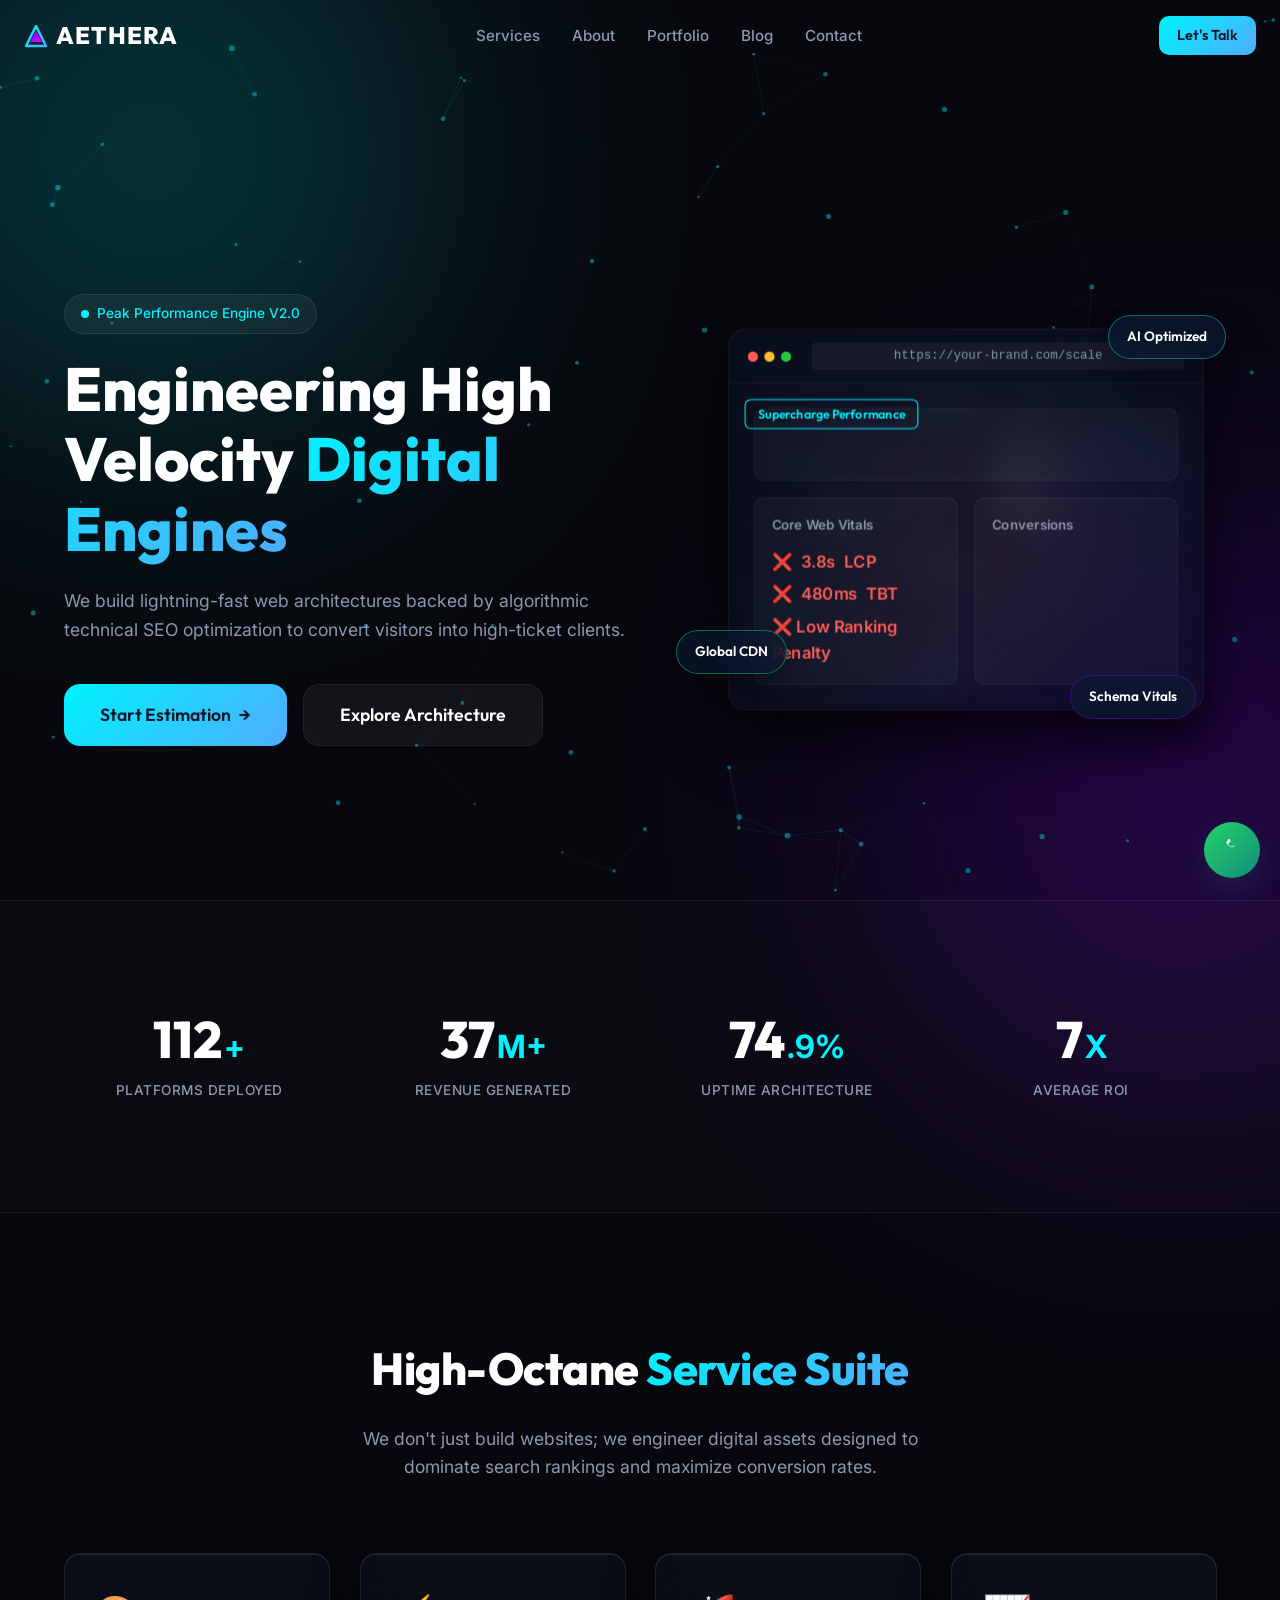
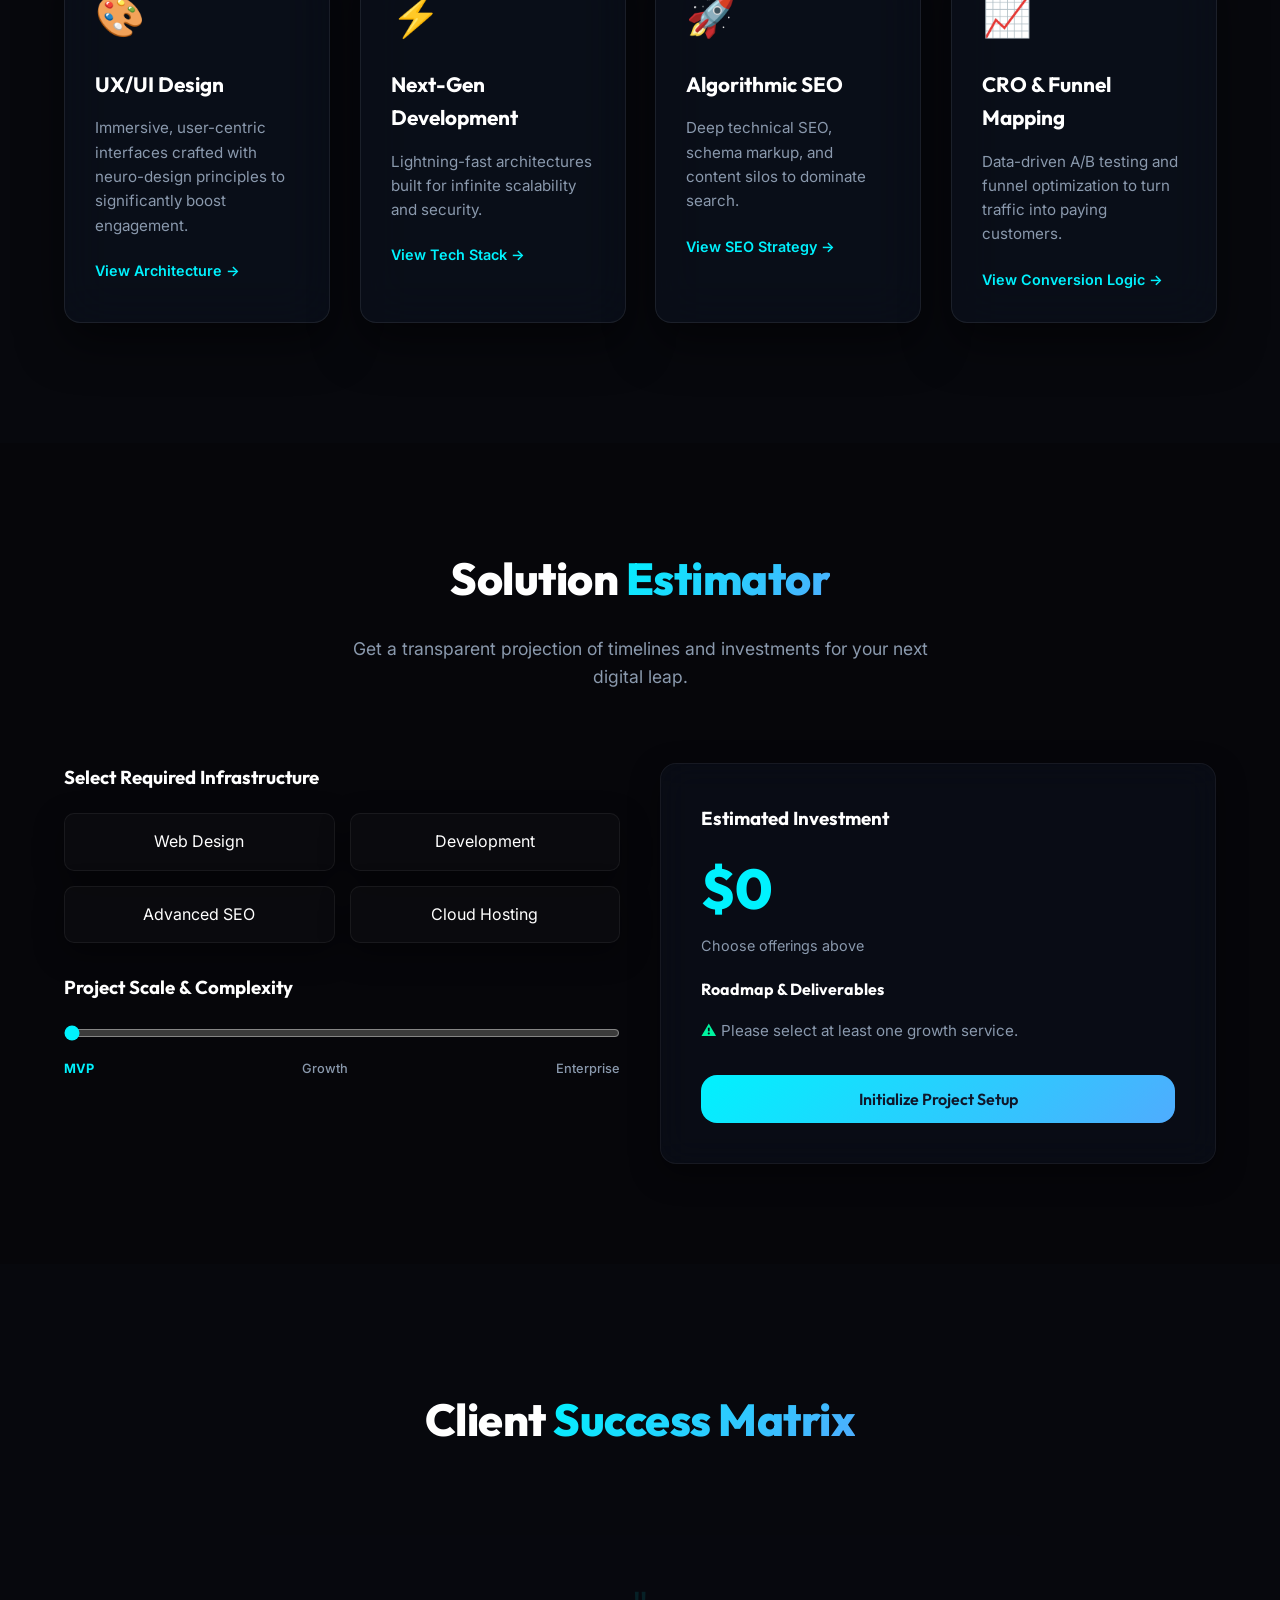
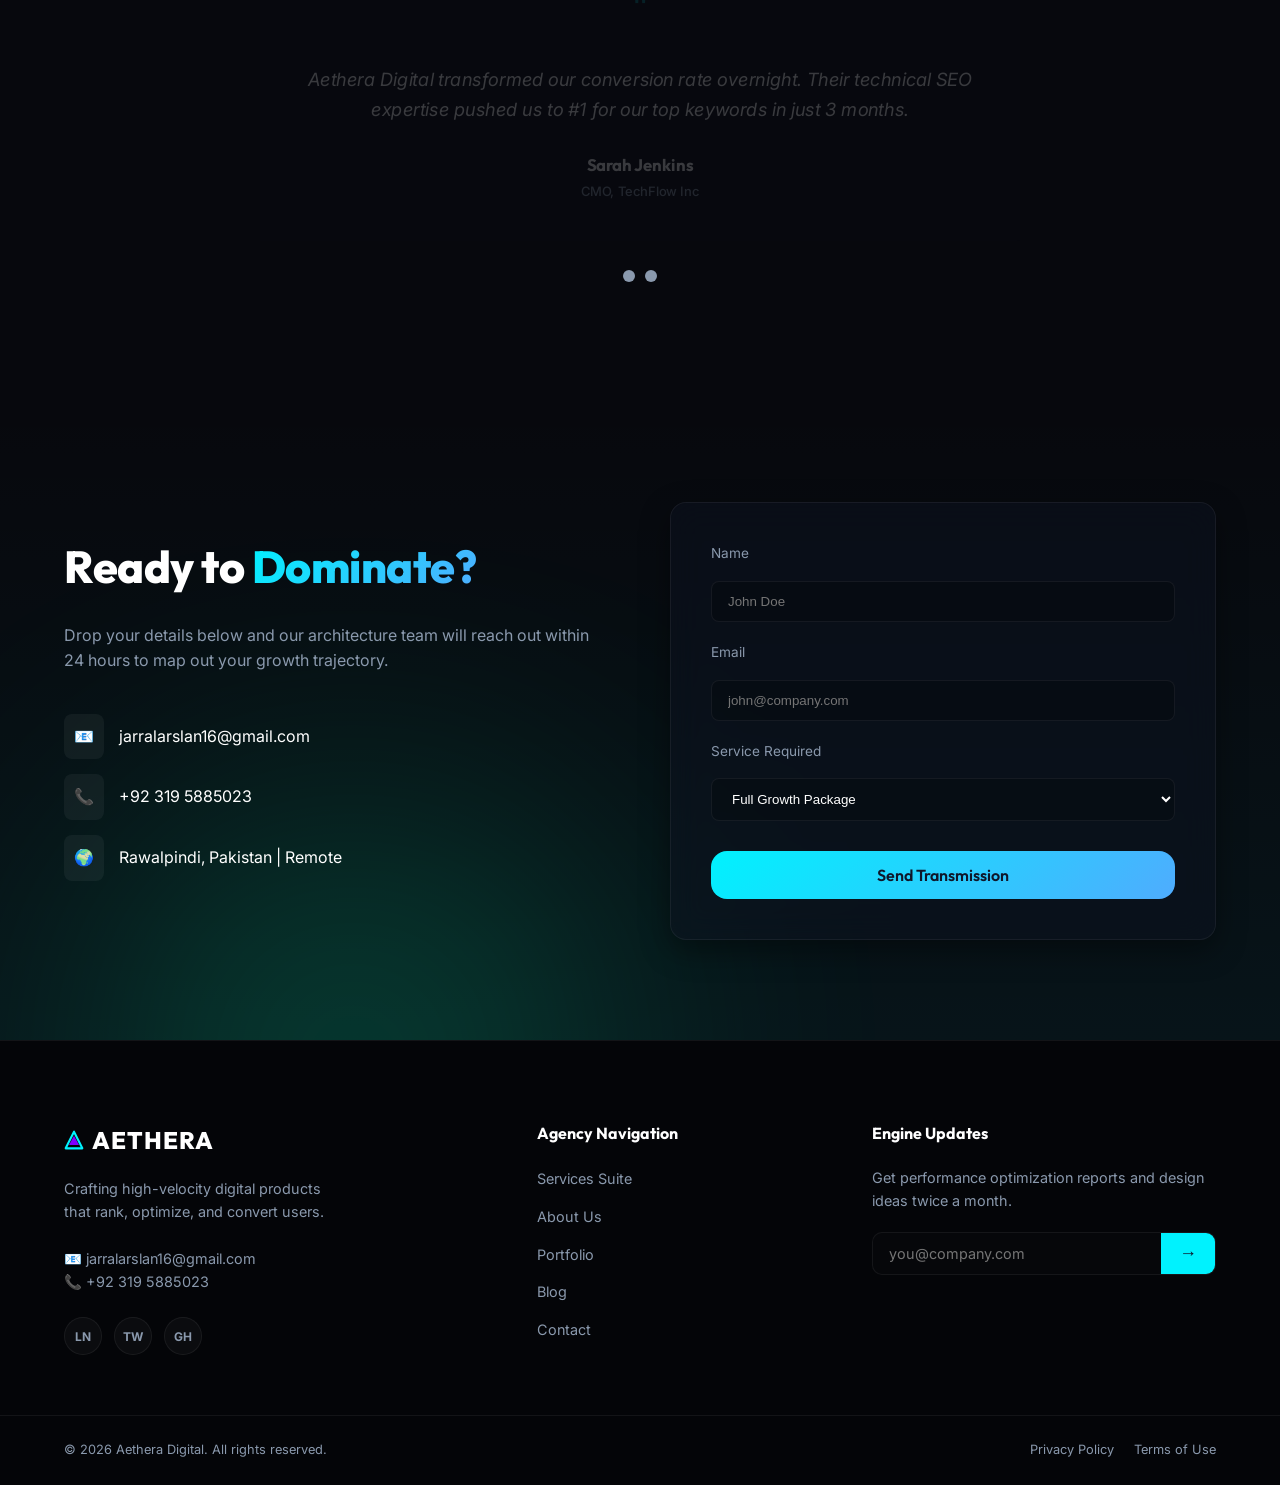
<file: index.html>
<!DOCTYPE html>
<html lang="en">
<head>
    <meta charset="UTF-8">
    <meta name="viewport" content="width=device-width, initial-scale=1.0">
    <title>Aethera Digital | High-Performance Web Solutions &amp; Digital Marketing</title>
    <meta name="description" content="Aethera Digital crafts stunning, lightning-fast websites, optimizes core web vitals, boosts search rankings, and runs revenue-generating digital marketing campaigns.">
    <link rel="canonical" href="https://aethera-solutions.vercel.app/">
    <meta property="og:title" content="Aethera Digital | High-Performance Web Solutions &amp; Digital Marketing">
    <meta property="og:description" content="Aethera Digital crafts stunning, lightning-fast websites, optimizes core web vitals, boosts search rankings, and runs revenue-generating digital marketing campaigns.">
    <meta property="og:type" content="website">
    <meta property="og:url" content="https://aethera-solutions.vercel.app/">
    <link rel="preconnect" href="https://fonts.googleapis.com">
    <link rel="preconnect" href="https://fonts.gstatic.com" crossorigin>
    <link href="https://fonts.googleapis.com/css2?family=Inter:wght@300;400;500;600;700&family=Outfit:wght@400;500;600;700;800&display=swap" rel="stylesheet">
    <link rel="stylesheet" href="style.css">
</head>
<body>
    <div class="ambient-glow glow-1"></div>
    <div class="ambient-glow glow-2"></div>
    <div class="ambient-glow glow-3"></div>

    <header id="main-header" class="site-header">
        <div class="header-container">
            <a href="index.html" class="logo">
                <span class="logo-icon">
                    <svg width="24" height="24" viewBox="0 0 24 24" fill="none" xmlns="http://www.w3.org/2000/svg">
                        <path d="M12 2L2 22h20L12 2z" stroke="url(#logo-grad)" stroke-width="2.5" stroke-linejoin="round"/>
                        <path d="M12 7l6 11H6l6-11z" fill="url(#logo-grad-inner)"/>
                        <defs>
                            <linearGradient id="logo-grad" x1="2" y1="2" x2="22" y2="22" gradientUnits="userSpaceOnUse">
                                <stop stop-color="#00f2fe"/><stop offset="1" stop-color="#4facfe"/>
                            </linearGradient>
                            <linearGradient id="logo-grad-inner" x1="6" y1="7" x2="18" y2="18" gradientUnits="userSpaceOnUse">
                                <stop stop-color="#7f00ff"/><stop offset="1" stop-color="#e100ff"/>
                            </linearGradient>
                        </defs>
                    </svg>
                </span>AETHERA
            </a>
            <nav class="nav-menu" id="nav-menu">
                <ul>
                    <li><a href="services.html" class="nav-link">Services</a></li>
                    <li><a href="about.html" class="nav-link">About</a></li>
                    <li><a href="portfolio.html" class="nav-link">Portfolio</a></li>
                    <li><a href="blog.html" class="nav-link">Blog</a></li>
                    <li><a href="contact.html" class="nav-link">Contact</a></li>
                </ul>
            </nav>
            <div class="nav-actions">
                <a href="contact.html" class="btn btn-primary btn-sm glowing-btn">Let's Talk</a>
                <button class="mobile-nav-toggle" id="mobile-toggle" aria-label="Toggle Menu">
                    <span class="hamburger-line"></span>
                    <span class="hamburger-line"></span>
                    <span class="hamburger-line"></span>
                </button>
            </div>
        </div>
    </header>

    <div class="mobile-nav-overlay" id="mobile-overlay">
        <nav class="mobile-nav-links">
            <a href="services.html" class="mobile-link">Services</a>
            <a href="about.html" class="mobile-link">About</a>
            <a href="portfolio.html" class="mobile-link">Portfolio</a>
            <a href="blog.html" class="mobile-link">Blog</a>
            <a href="contact.html" class="mobile-link">Contact</a>
            <a href="contact.html" class="btn btn-primary glowing-btn mobile-cta">Let's Talk</a>
        </nav>
    </div>

    <main>
        <!-- HERO SECTION -->
        <section class="hero-section">
            <canvas id="particle-canvas" class="particle-canvas"></canvas>
            
            <div class="container hero-container">
                <!-- Left Content -->
                <div class="hero-content scroll-reveal fade-up">
                    <div class="badge-container">
                        <span class="hero-badge">
                            <span class="pulse-dot"></span> Peak Performance Engine V2.0
                        </span>
                    </div>
                    <h1 class="hero-title">Engineering High Velocity <span class="gradient-text">Digital Engines</span></h1>
                    <p class="hero-subtitle">We build lightning-fast web architectures backed by algorithmic technical SEO optimization to convert visitors into high-ticket clients.</p>
                    <div class="hero-actions">
                        <a href="#planner" class="btn btn-primary btn-lg glowing-btn">Start Estimation <span class="btn-icon">→</span></a>
                        <a href="#services" class="btn btn-secondary btn-lg">Explore Architecture</a>
                    </div>
                </div>

                <!-- Right Visual (Dashboard Mockup) -->
                <div class="hero-visual scroll-reveal fade-left tilt-card-container">
                    <div class="floating-element element-1 floating-3d-element">AI Optimized</div>
                    <div class="floating-element element-2 floating-3d-element" style="animation-delay: 1.5s;">Global CDN</div>
                    <div class="floating-element element-3 floating-3d-element" style="animation-delay: 3s;">Schema Vitals</div>
                    
                    <div class="visual-wrapper tilt-card" style="transform-style: preserve-3d;">
                        <!-- Glowing 3D Holographic Backdrop -->
                        <div style="position: absolute; width: 100%; height: 100%; top: 0; left: 0; z-index: -1; opacity: 0.18; pointer-events: none; border-radius: var(--border-radius-lg); overflow: hidden;">
                            <img src="images/hero_3d_engine.png" alt="3D Engine Core" class="spinning-3d-element" style="width: 100%; height: 100%; object-fit: cover;">
                        </div>
                        
                        <div class="dashboard-mockup tilt-card-content" style="background: rgba(15, 23, 42, 0.45); backdrop-filter: blur(20px);">
                            <div class="mockup-header">
                                <div class="dots">
                                    <div class="dot red"></div>
                                    <div class="dot yellow"></div>
                                    <div class="dot green"></div>
                                </div>
                                <div class="url-bar">https://your-brand.com/scale</div>
                            </div>
                            <div class="mockup-body">
                                <div class="mockup-grid">
                                    
                                    <div class="mockup-card main-stats">
                                        <div class="stat-circle">
                                            <svg viewBox="0 0 36 36" class="circular-chart green-chart">
                                                <defs>
                                                    <linearGradient id="glow" x1="0%" y1="0%" x2="100%" y2="100%">
                                                        <stop id="stop-color-1" offset="0%" stop-color="#ff4b2b" />
                                                        <stop id="stop-color-2" offset="100%" stop-color="#ff416c" />
                                                    </linearGradient>
                                                    <filter id="shadow">
                                                        <feDropShadow dx="0" dy="0" stdDeviation="3" id="shadow-glow-color" flood-color="#ff4b2b" flood-opacity="0.6"/>
                                                    </filter>
                                                </defs>
                                                <path class="circle-bg"
                                                    d="M18 2.0845 a 15.9155 15.9155 0 0 1 0 31.831 a 15.9155 15.9155 0 0 1 0 -31.831" />
                                                <path class="circle" stroke="url(#glow)" stroke-dasharray="100, 100" filter="url(#shadow)" id="dial-progress" style="stroke-dashoffset: 380; stroke-dasharray: 400; transition: stroke-dashoffset 2s ease-in-out;"
                                                    d="M18 2.0845 a 15.9155 15.9155 0 0 1 0 31.831 a 15.9155 15.9155 0 0 1 0 -31.831" />
                                                <text x="18" y="19.5" class="percentage"><tspan id="dial-score">42</tspan></text>
                                                <text x="18" y="26" class="percentage" style="font-size: 3.5px; fill: var(--text-muted);" id="dial-status">SLOW</text>
                                            </svg>
                                        </div>
                                        <div class="speed-controls" style="margin-top: 20px; display: flex; flex-direction: column; align-items: center; gap: 10px;">
                                            <div class="glow-ring" style="padding: 10px; border-radius: 50%; background: radial-gradient(circle, rgba(255, 75, 43, 0.05) 0%, transparent 70%); transition: all 1s;">
                                                <button id="optimize-btn" class="btn btn-sm btn-outline" style="border-color: var(--color-primary); color: var(--color-primary); font-size: 0.75rem; padding: 6px 12px; background: transparent; border-width: 1.5px; border-style: solid; border-radius: 6px; cursor: pointer;">Supercharge Performance</button>
                                                <button id="reset-speed-btn" class="btn btn-sm btn-secondary" style="display: none; font-size: 0.75rem; padding: 6px 12px; background: rgba(255,255,255,0.05); color: #fff; border: 1px solid rgba(255,255,255,0.06); border-radius: 6px; cursor: pointer;">Reset</button>
                                            </div>
                                        </div>
                                    </div>

                                    <div class="mockup-card">
                                        <h4 class="card-title">Core Web Vitals</h4>
                                        <ul style="list-style:none; padding:0; margin:0; font-size:0.7rem;">
                                            <li style="margin-bottom:6px;"><span id="bullet-lcp" class="feat-bullet red-bullet">❌ <span id="lcp-val">3.8s</span> LCP</span></li>
                                            <li style="margin-bottom:6px;"><span id="bullet-tbt" class="feat-bullet red-bullet">❌ <span id="tbt-val">480ms</span> TBT</span></li>
                                            <li><span id="bullet-seo" class="feat-bullet red-bullet">❌ <span id="fid-val" style="display:none;">110ms</span> Low Ranking Penalty</span></li>
                                        </ul>
                                    </div>
                                    
                                    <div class="mockup-card">
                                        <h4 class="card-title">Conversions</h4>
                                        <div class="bar-chart">
                                            <div class="bar" style="height: 20%;"></div>
                                            <div class="bar" style="height: 35%;"></div>
                                            <div class="bar" style="height: 50%;"></div>
                                            <div class="bar" style="height: 80%;"></div>
                                        </div>
                                    </div>
                                    
                                </div>
                            </div>
                        </div>
                    </div>
                </div>
            </div>
        </section>

        <!-- STATS SECTION -->
        <section class="stats-section">
            <div class="container">
                <div class="stats-grid" style="display: grid; grid-template-columns: repeat(auto-fit, minmax(200px, 1fr)); gap: 24px; padding: 40px 0;">
                    <div class="stat-item scroll-reveal fade-up">
                        <div class="stat-number-row">
                            <span class="stat-number" data-target="150">0</span>
                            <span class="stat-suffix">+</span>
                        </div>
                        <span class="stat-label">Platforms Deployed</span>
                    </div>
                    <div class="stat-item scroll-reveal fade-up" style="transition-delay: 100ms;">
                        <div class="stat-number-row">
                            <span class="stat-number" data-target="50">0</span>
                            <span class="stat-suffix">M+</span>
                        </div>
                        <span class="stat-label">Revenue Generated</span>
                    </div>
                    <div class="stat-item scroll-reveal fade-up" style="transition-delay: 200ms;">
                        <div class="stat-number-row">
                            <span class="stat-number" data-target="99">0</span>
                            <span class="stat-suffix">.9%</span>
                        </div>
                        <span class="stat-label">Uptime Architecture</span>
                    </div>
                    <div class="stat-item scroll-reveal fade-up" style="transition-delay: 300ms;">
                        <div class="stat-number-row">
                            <span class="stat-number" data-target="10">0</span>
                            <span class="stat-suffix">X</span>
                        </div>
                        <span class="stat-label">Average ROI</span>
                    </div>
                </div>
            </div>
        </section>

        <!-- SERVICES SECTION -->
        <section id="services" class="services-section">
            <div class="container">
                <div class="section-header scroll-reveal fade-up">
                    <h2 class="section-title">High-Octane <span class="gradient-text">Service Suite</span></h2>
                    <p class="section-desc" style="color: var(--text-muted); font-size: 1.1rem; max-width: 600px; margin: 20px auto;">We don't just build websites; we engineer digital assets designed to dominate search rankings and maximize conversion rates.</p>
                </div>
                
                <div class="services-grid" style="display: grid; grid-template-columns: repeat(auto-fit, minmax(250px, 1fr)); gap: 30px;">
                    <!-- Web Design -->
                    <div class="service-card card-glass-3d tilt-card scroll-reveal fade-up" style="padding: 30px;">
                        <div class="tilt-card-content">
                            <div class="service-icon" style="margin-bottom: 20px;"><span style="font-size:2.5rem;">🎨</span></div>
                            <h3 class="service-title" style="font-family: var(--font-heading); margin-bottom: 15px; font-size: 1.3rem;">UX/UI Design</h3>
                            <p class="service-desc" style="color: var(--text-muted); font-size: 0.95rem; margin-bottom: 20px;">Immersive, user-centric interfaces crafted with neuro-design principles to significantly boost engagement.</p>
                            <a href="services.html" class="service-link" style="color: var(--color-primary); text-decoration: none; font-weight: 600; font-size: 0.9rem;">View Architecture →</a>
                        </div>
                    </div>
                    
                    <!-- Full Stack Dev -->
                    <div class="service-card card-glass-3d tilt-card scroll-reveal fade-up" style="transition-delay: 100ms; padding: 30px;">
                        <div class="tilt-card-content">
                            <div class="service-icon" style="margin-bottom: 20px;"><span style="font-size:2.5rem;">⚡</span></div>
                            <h3 class="service-title" style="font-family: var(--font-heading); margin-bottom: 15px; font-size: 1.3rem;">Next-Gen Development</h3>
                            <p class="service-desc" style="color: var(--text-muted); font-size: 0.95rem; margin-bottom: 20px;">Lightning-fast architectures built for infinite scalability and security.</p>
                            <a href="services.html" class="service-link" style="color: var(--color-primary); text-decoration: none; font-weight: 600; font-size: 0.9rem;">View Tech Stack →</a>
                        </div>
                    </div>
                    
                    <!-- SEO -->
                    <div class="service-card card-glass-3d tilt-card scroll-reveal fade-up" style="transition-delay: 200ms; padding: 30px;">
                        <div class="tilt-card-content">
                            <div class="service-icon" style="margin-bottom: 20px;"><span style="font-size:2.5rem;">🚀</span></div>
                            <h3 class="service-title" style="font-family: var(--font-heading); margin-bottom: 15px; font-size: 1.3rem;">Algorithmic SEO</h3>
                            <p class="service-desc" style="color: var(--text-muted); font-size: 0.95rem; margin-bottom: 20px;">Deep technical SEO, schema markup, and content silos to dominate search.</p>
                            <a href="services.html" class="service-link" style="color: var(--color-primary); text-decoration: none; font-weight: 600; font-size: 0.9rem;">View SEO Strategy →</a>
                        </div>
                    </div>
                    
                    <!-- Conversion Optimization -->
                    <div class="service-card card-glass-3d tilt-card scroll-reveal fade-up" style="transition-delay: 300ms; padding: 30px;">
                        <div class="tilt-card-content">
                            <div class="service-icon" style="margin-bottom: 20px;"><span style="font-size:2.5rem;">📈</span></div>
                            <h3 class="service-title" style="font-family: var(--font-heading); margin-bottom: 15px; font-size: 1.3rem;">CRO & Funnel Mapping</h3>
                            <p class="service-desc" style="color: var(--text-muted); font-size: 0.95rem; margin-bottom: 20px;">Data-driven A/B testing and funnel optimization to turn traffic into paying customers.</p>
                            <a href="services.html" class="service-link" style="color: var(--color-primary); text-decoration: none; font-weight: 600; font-size: 0.9rem;">View Conversion Logic →</a>
                        </div>
                    </div>
                </div>
            </div>
        </section>

        <!-- COST & TIMELINE PLANNER -->
        <section id="planner" class="planner-section" style="padding: 100px 0; background: rgba(0,0,0,0.2);">
            <div class="container">
                <div class="section-header scroll-reveal fade-up">
                    <h2 class="section-title">Solution <span class="gradient-text">Estimator</span></h2>
                    <p class="section-desc" style="color: var(--text-muted); font-size: 1.1rem; max-width: 600px; margin: 20px auto;">Get a transparent projection of timelines and investments for your next digital leap.</p>
                </div>

                <div class="planner-layout" style="display: grid; grid-template-columns: repeat(auto-fit, minmax(300px, 1fr)); gap: 40px;">
                    <!-- Left: Inputs -->
                    <div class="planner-inputs scroll-reveal fade-right">
                        <h3 style="margin-bottom: 20px; font-family: var(--font-heading);">Select Required Infrastructure</h3>
                        
                        <div class="services-selector" style="display: grid; grid-template-columns: 1fr 1fr; gap: 15px; margin-bottom: 30px;">
                            <label class="selector-card card-glass" style="padding: 15px; cursor: pointer; display: flex; align-items: center; gap: 10px;">
                                <input type="checkbox" name="calc-service" value="webdesign" style="accent-color: var(--color-primary);">
                                <span>Web Design</span>
                            </label>
                            <label class="selector-card card-glass" style="padding: 15px; cursor: pointer; display: flex; align-items: center; gap: 10px;">
                                <input type="checkbox" name="calc-service" value="webdev" style="accent-color: var(--color-primary);">
                                <span>Development</span>
                            </label>
                            <label class="selector-card card-glass" style="padding: 15px; cursor: pointer; display: flex; align-items: center; gap: 10px;">
                                <input type="checkbox" name="calc-service" value="seo" style="accent-color: var(--color-primary);">
                                <span>Advanced SEO</span>
                            </label>
                            <label class="selector-card card-glass" style="padding: 15px; cursor: pointer; display: flex; align-items: center; gap: 10px;">
                                <input type="checkbox" name="calc-service" value="hosting" style="accent-color: var(--color-primary);">
                                <span>Cloud Hosting</span>
                            </label>
                        </div>

                        <h3 style="margin-bottom: 20px; font-family: var(--font-heading);">Project Scale & Complexity</h3>
                        <div class="scale-slider-container">
                            <input type="range" id="scale-slider" min="1" max="3" value="1" style="width: 100%; accent-color: var(--color-primary);">
                            <div class="slider-labels" style="display: flex; justify-content: space-between; margin-top: 10px; font-size: 0.85rem; color: var(--text-muted);">
                                <span class="label-opt active-lbl">MVP</span>
                                <span class="label-opt">Growth</span>
                                <span class="label-opt">Enterprise</span>
                            </div>
                        </div>
                    </div>

                    <!-- Right: Summary Output -->
                    <div class="planner-summary card-glass scroll-reveal fade-left" style="padding: 40px;">
                        <h3 style="margin-bottom: 10px; font-family: var(--font-heading);">Estimated Investment</h3>
                        <div class="price-display" style="margin-bottom: 20px;">
                            <span style="font-size: 3.5rem; font-family: var(--font-heading); font-weight: 800; color: var(--color-primary);">$<span id="price-number">0</span></span>
                            <div id="price-schedule" style="color: var(--text-muted); font-size: 0.9rem;">Choose offerings above</div>
                        </div>
                        
                        <h4 style="margin-bottom: 15px; font-family: var(--font-heading);">Roadmap & Deliverables</h4>
                        <ul id="roadmap-summary" style="list-style: none; padding: 0; color: var(--text-muted); font-size: 0.95rem; line-height: 1.8;">
                            <li><span class="check-icon">⚠</span> Please select at least one growth service.</li>
                        </ul>

                        <button id="calculator-cta" class="btn btn-primary btn-block glowing-btn" style="margin-top: 30px;">Initialize Project Setup</button>
                    </div>
                </div>
            </div>
        </section>

        <!-- TESTIMONIALS SECTION -->
        <section class="testimonials-section" style="padding: 120px 0; overflow: hidden;">
            <div class="container">
                <div class="section-header scroll-reveal fade-up">
                    <h2 class="section-title">Client <span class="gradient-text">Success Matrix</span></h2>
                </div>
                
                <div class="testimonial-slider-container" style="position: relative; max-width: 800px; margin: 0 auto; overflow: hidden;">
                    <div id="testimonial-track" style="display: flex; transition: transform 0.5s ease-in-out;">
                        <!-- Testimonial 1 -->
                        <div class="testimonial-card" style="min-width: 100%; padding: 40px; text-align: center;">
                            <div class="quote-icon" style="font-size: 3rem; color: var(--color-primary); opacity: 0.5; margin-bottom: 20px;">"</div>
                            <p class="testimonial-text" style="font-size: 1.2rem; font-style: italic; margin-bottom: 30px;">Aethera Digital transformed our conversion rate overnight. Their technical SEO expertise pushed us to #1 for our top keywords in just 3 months.</p>
                            <h4 class="client-name" style="font-family: var(--font-heading); color: #fff;">Sarah Jenkins</h4>
                            <span class="client-role" style="color: var(--text-muted); font-size: 0.85rem;">CMO, TechFlow Inc</span>
                        </div>
                        <!-- Testimonial 2 -->
                        <div class="testimonial-card" style="min-width: 100%; padding: 40px; text-align: center;">
                            <div class="quote-icon" style="font-size: 3rem; color: var(--color-primary); opacity: 0.5; margin-bottom: 20px;">"</div>
                            <p class="testimonial-text" style="font-size: 1.2rem; font-style: italic; margin-bottom: 30px;">The fastest web application we've ever deployed. The LCP drop from 4s to 0.5s directly correlated with a 40% jump in our sales.</p>
                            <h4 class="client-name" style="font-family: var(--font-heading); color: #fff;">Michael Chen</h4>
                            <span class="client-role" style="color: var(--text-muted); font-size: 0.85rem;">Founder, E-Commerce Elevate</span>
                        </div>
                    </div>
                    <div class="dot-navs" style="display: flex; justify-content: center; gap: 10px; margin-top: 20px;">
                        <span class="dot-nav active" data-index="0" style="width: 12px; height: 12px; border-radius: 50%; background: var(--text-muted); cursor: pointer;"></span>
                        <span class="dot-nav" data-index="1" style="width: 12px; height: 12px; border-radius: 50%; background: var(--text-muted); cursor: pointer;"></span>
                    </div>
                </div>
            </div>
        </section>

        <!-- CONTACT / CTA SECTION -->
        <section id="contact" class="contact-section" style="padding: 100px 0; background: linear-gradient(to top, rgba(0,242,254,0.05) 0%, transparent 100%);">
            <div class="container">
                <div class="contact-layout" style="display: grid; grid-template-columns: repeat(auto-fit, minmax(300px, 1fr)); gap: 60px; align-items: center;">
                    <div class="contact-content scroll-reveal fade-right">
                        <h2 class="section-title" style="margin-bottom: 20px;">Ready to <span class="gradient-text">Dominate?</span></h2>
                        <p class="section-desc" style="margin-bottom: 40px; color: var(--text-muted); line-height: 1.6;">Drop your details below and our architecture team will reach out within 24 hours to map out your growth trajectory.</p>
                        
                        <div class="contact-info" style="margin-bottom: 30px;">
                            <div style="display: flex; align-items: center; gap: 15px; margin-bottom: 15px;">
                                <span style="background: rgba(255,255,255,0.05); padding: 10px; border-radius: 8px;">📧</span>
                                <span>jarralarslan16@gmail.com</span>
                            </div>
                            <div style="display: flex; align-items: center; gap: 15px; margin-bottom: 15px;">
                                <span style="background: rgba(255,255,255,0.05); padding: 10px; border-radius: 8px;">📞</span>
                                <span>+92 319 5885023</span>
                            </div>
                            <div style="display: flex; align-items: center; gap: 15px;">
                                <span style="background: rgba(255,255,255,0.05); padding: 10px; border-radius: 8px;">🌍</span>
                                <span>Rawalpindi, Pakistan | Remote</span>
                            </div>
                        </div>
                    </div>
                    
                    <div class="contact-form-wrapper card-glass scroll-reveal fade-left" style="padding: 40px;">
                        <form id="agency-contact-form" class="contact-form" style="display: flex; flex-direction: column; gap: 20px;">
                            <div class="form-group">
                                <label style="display: block; margin-bottom: 8px; font-size: 0.85rem; color: var(--text-muted);">Name</label>
                                <input type="text" id="form-name" placeholder="John Doe" style="width: 100%; padding: 12px 16px; background: rgba(0,0,0,0.2); border: 1px solid var(--border-color); border-radius: 8px; color: #fff; outline: none;">
                                <span id="name-error" style="color: var(--color-danger); font-size: 0.75rem; display: none; margin-top: 5px;">Please enter your name.</span>
                            </div>
                            <div class="form-group">
                                <label style="display: block; margin-bottom: 8px; font-size: 0.85rem; color: var(--text-muted);">Email</label>
                                <input type="email" id="form-email" placeholder="john@company.com" style="width: 100%; padding: 12px 16px; background: rgba(0,0,0,0.2); border: 1px solid var(--border-color); border-radius: 8px; color: #fff; outline: none;">
                                <span id="email-error" style="color: var(--color-danger); font-size: 0.75rem; display: none; margin-top: 5px;">Please enter a valid email.</span>
                            </div>
                            <div class="form-group">
                                <label style="display: block; margin-bottom: 8px; font-size: 0.85rem; color: var(--text-muted);">Service Required</label>
                                <select id="form-service" style="width: 100%; padding: 12px 16px; background: rgba(0,0,0,0.2); border: 1px solid var(--border-color); border-radius: 8px; color: #fff; outline: none;">
                                    <option value="all" style="background: #0f172a;">Full Growth Package</option>
                                    <option value="webdesign" style="background: #0f172a;">Web Design</option>
                                    <option value="webdev" style="background: #0f172a;">Development</option>
                                    <option value="seo" style="background: #0f172a;">SEO</option>
                                </select>
                            </div>
                            <button type="submit" class="btn btn-primary glowing-btn" style="margin-top: 10px; border: none; font-size: 1rem; cursor: pointer;">Send Transmission</button>
                        </form>
                    </div>
                </div>
            </div>
        </section>
    </main>

    <footer class="site-footer">
        <div class="container footer-container">
            <div class="footer-brand">
                <a href="index.html" class="logo footer-logo">
                    <span class="logo-icon"><svg width="20" height="20" viewBox="0 0 24 24" fill="none"><path d="M12 2L2 22h20L12 2z" stroke="#00f2fe" stroke-width="2.5" stroke-linejoin="round"/><path d="M12 7l6 11H6l6-11z" fill="#7f00ff"/></svg></span>AETHERA
                </a>
                <p class="footer-desc">Crafting high-velocity digital products that rank, optimize, and convert users.</p>
                <p class="footer-desc" style="margin-top: 10px; font-size: 0.9rem;">📧 jarralarslan16@gmail.com<br>📞 +92 319 5885023</p>
                <div class="footer-socials">
                    <a href="#" aria-label="LinkedIn" class="social-link">LN</a>
                    <a href="#" aria-label="Twitter" class="social-link">TW</a>
                    <a href="#" aria-label="GitHub" class="social-link">GH</a>
                </div>
            </div>
            <div class="footer-links">
                <h4>Agency Navigation</h4>
                <ul>
                    <li><a href="services.html">Services Suite</a></li>
                    <li><a href="about.html">About Us</a></li>
                    <li><a href="portfolio.html">Portfolio</a></li>
                    <li><a href="blog.html">Blog</a></li>
                    <li><a href="contact.html">Contact</a></li>
                </ul>
            </div>
            <div class="footer-newsletter">
                <h4>Engine Updates</h4>
                <p>Get performance optimization reports and design ideas twice a month.</p>
                <form class="newsletter-form" onsubmit="event.preventDefault(); alert('Subscribed!'); this.reset();">
                    <input type="email" placeholder="you@company.com" required class="newsletter-input">
                    <button type="submit" class="newsletter-btn">→</button>
                </form>
            </div>
        </div>
        <div class="footer-bottom">
            <div class="container bottom-container">
                <p class="copyright">&copy; 2026 Aethera Digital. All rights reserved.</p>
                <div class="bottom-policies"><a href="#">Privacy Policy</a><a href="#">Terms of Use</a></div>
            </div>
        </div>
    </footer>

    <a href="https://wa.me/923195885023?text=Hello%20Aethera%20Digital%2C%20I%20found%20your%20site%20and%20would%20like%20to%20discuss%20a%20project" class="whatsapp-float" target="_blank" rel="noopener">
        <svg viewBox="0 0 24 24" fill="none" xmlns="http://www.w3.org/2000/svg" aria-hidden="true"><path d="M20.5 3.5c-2.5-2.5-6.6-2.8-9.6-.7-3 2.1-4.4 6-3.4 9.5L3 21l8.7-4.2c3.5 1 7.4-.4 9.5-3.4 2.1-3 .2-7.1-2.7-9.9z" stroke="rgba(255,255,255,0.9)" stroke-width="0" fill="rgba(0,0,0,0)"/><path d="M16.6 7.9c-.4-.2-1.9-.9-2.2-1-.3-.1-.5-.2-.7.2-.2.4-.8 1-1 1.2-.2.2-.4.2-.9 0-.5-.2-2-0-3.8-2.3-.6-.8-.3-1.2.2-1.5.6-.3 1.3-.8 1.6-1 .3-.2.4-.4.6-.6.2-.2.1-.5 0-.7-.1-.2-.7-1.7-1-2.3-.3-.6-.7-.5-1-0-.3.5-1 1.3-1.4 1.7-.4.4-.9.9-1.1 1.7-.2.8.2 1.5.5 2 .3.5 1 1.1 1.8 1.8.8.7 1.7 1.3 2.5 1.6.8.3 1.3.4 1.8.3.5-.1 1.5-.6 1.7-1 .2-.4.2-.8 0-1.1-.2-.3-1.1-1-1.5-1.2z" fill="#fff"/></svg>
    </a>
    <script src="app.js"></script>
</body>
</html>
</file>
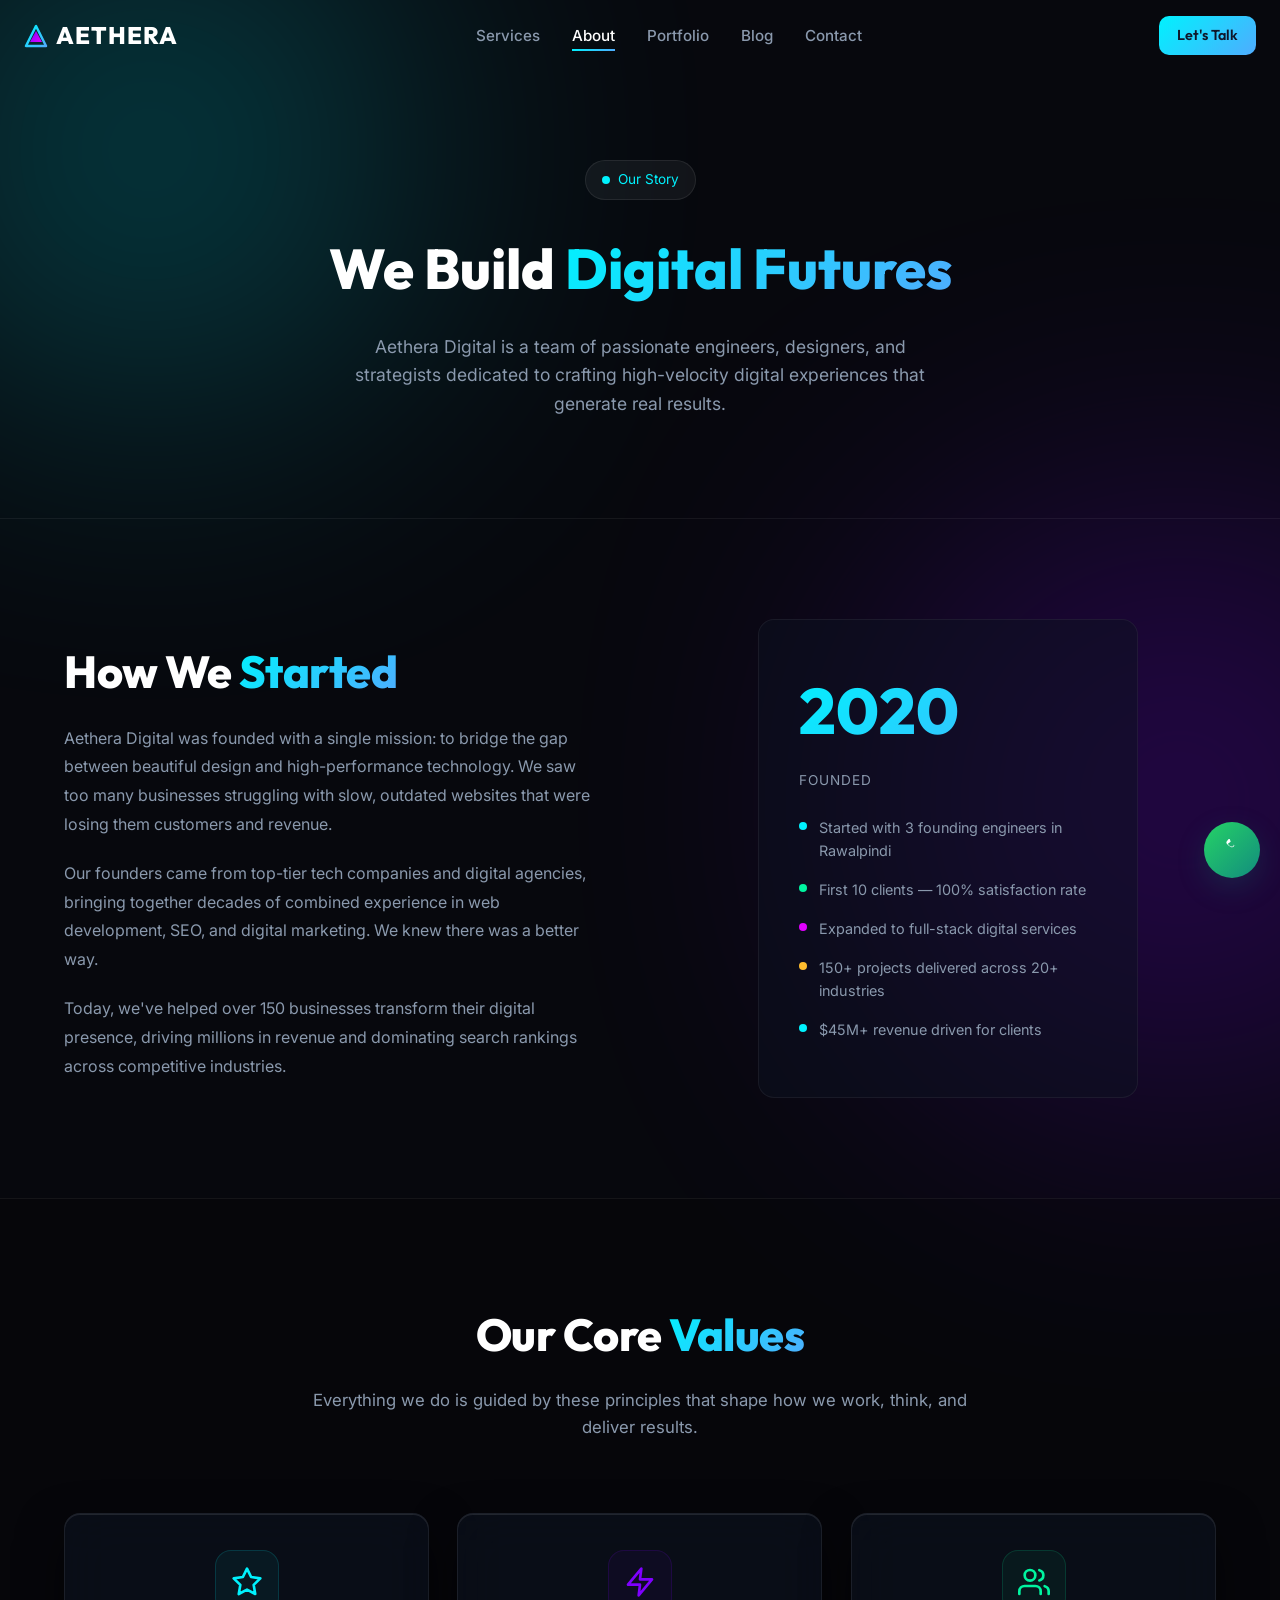
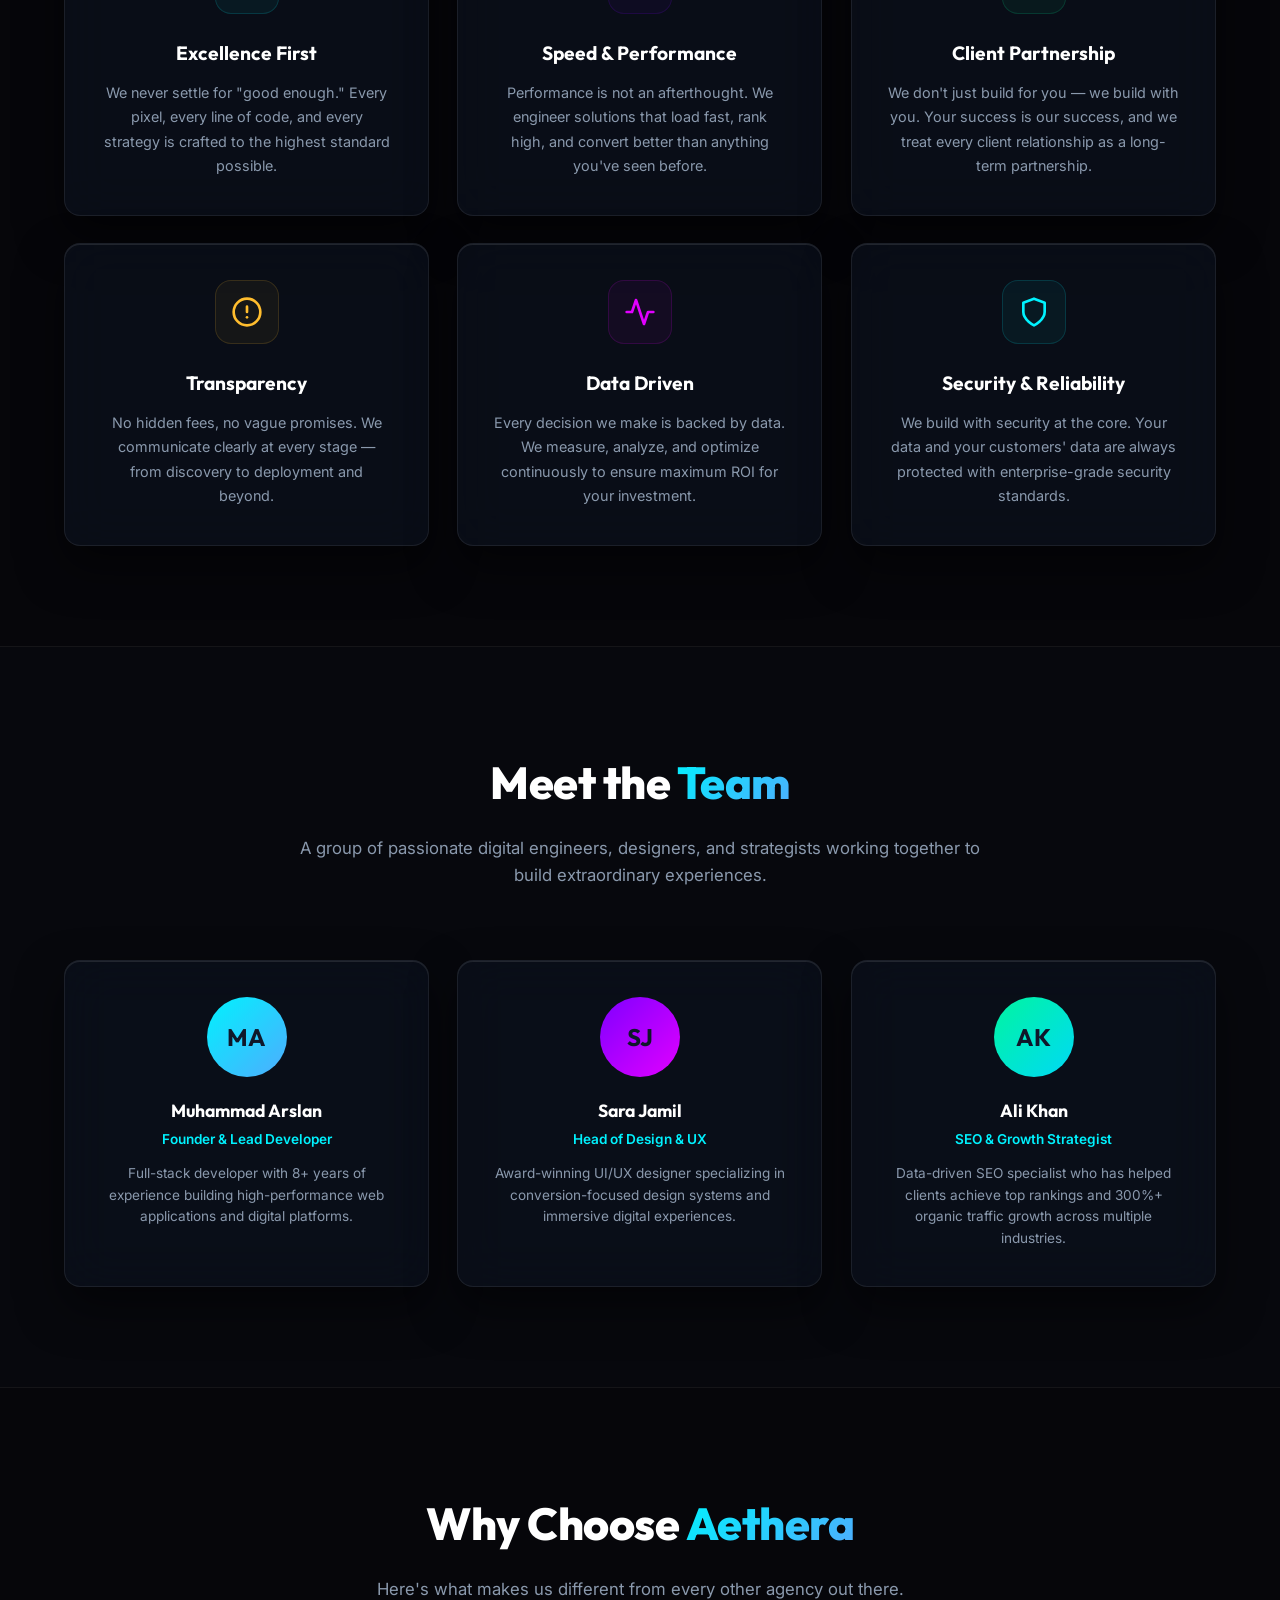
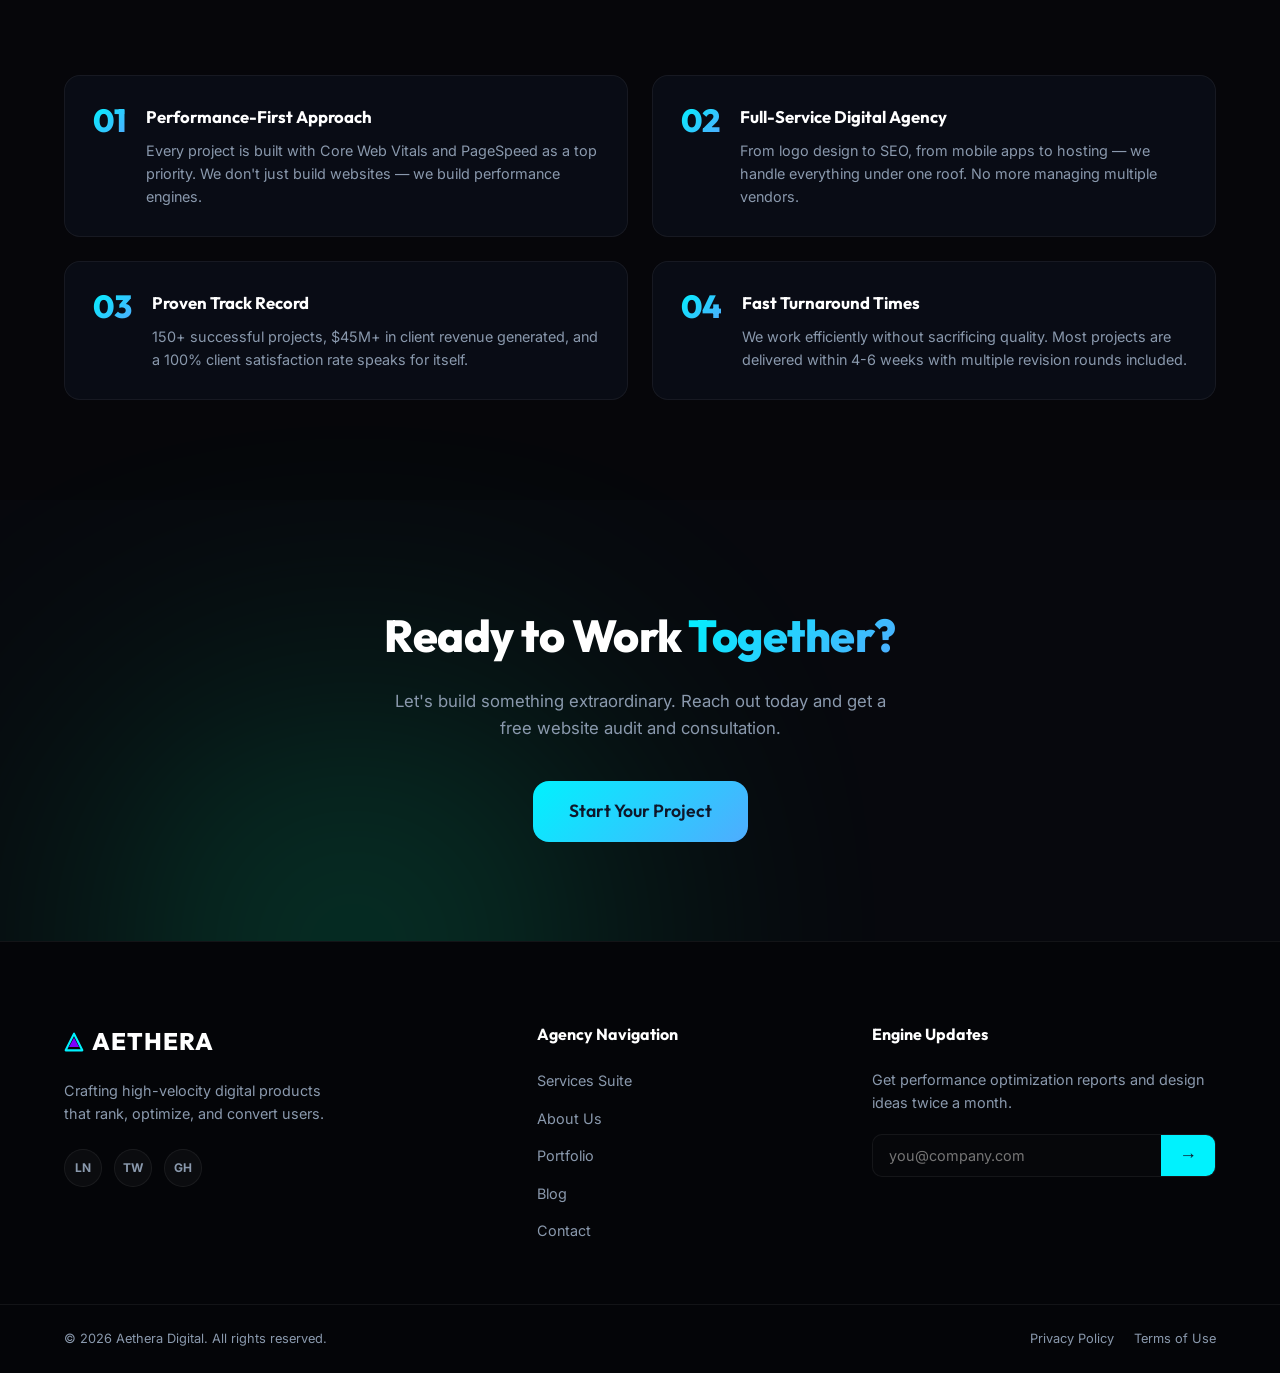
<file: about.html>
<!DOCTYPE html>
<html lang="en">
<head>
    <meta charset="UTF-8">
    <meta name="viewport" content="width=device-width, initial-scale=1.0">
    <title>About Us | Aethera Digital</title>
    <meta name="description" content="Learn about Aethera Digital - a high-performance web development, SEO & marketing agency crafting stunning digital experiences.">
    <link rel="canonical" href="https://aethera-solutions.vercel.app/about.html">
    <meta property="og:title" content="About Us | Aethera Digital">
    <meta property="og:description" content="Learn about Aethera Digital - a high-performance web development, SEO & marketing agency crafting stunning digital experiences.">
    <meta property="og:type" content="website">
    <meta property="og:url" content="https://aethera-solutions.vercel.app/about.html">
    <link rel="preconnect" href="https://fonts.googleapis.com">
    <link rel="preconnect" href="https://fonts.gstatic.com" crossorigin>
    <link href="https://fonts.googleapis.com/css2?family=Inter:wght@300;400;500;600;700&family=Outfit:wght@400;500;600;700;800&display=swap" rel="stylesheet">
    <link rel="stylesheet" href="style.css">
    
</head>
<body>
    <div class="ambient-glow glow-1"></div>
    <div class="ambient-glow glow-2"></div>
    <div class="ambient-glow glow-3"></div>

    <header id="main-header" class="site-header">
        <div class="header-container">
            <a href="index.html" class="logo">
                <span class="logo-icon">
                    <svg width="24" height="24" viewBox="0 0 24 24" fill="none" xmlns="http://www.w3.org/2000/svg">
                        <path d="M12 2L2 22h20L12 2z" stroke="url(#logo-grad)" stroke-width="2.5" stroke-linejoin="round"/>
                        <path d="M12 7l6 11H6l6-11z" fill="url(#logo-grad-inner)"/>
                        <defs>
                            <linearGradient id="logo-grad" x1="2" y1="2" x2="22" y2="22" gradientUnits="userSpaceOnUse">
                                <stop stop-color="#00f2fe"/><stop offset="1" stop-color="#4facfe"/>
                            </linearGradient>
                            <linearGradient id="logo-grad-inner" x1="6" y1="7" x2="18" y2="18" gradientUnits="userSpaceOnUse">
                                <stop stop-color="#7f00ff"/><stop offset="1" stop-color="#e100ff"/>
                            </linearGradient>
                        </defs>
                    </svg>
                </span>
                AETHERA
            </a>
            <nav class="nav-menu" id="nav-menu">
                <ul>
                 <li><a href="services.html" class="nav-link">Services</a></li>
                    <li><a href="about.html" class="nav-link active">About</a></li>
                    <li><a href="portfolio.html" class="nav-link ">Portfolio</a></li>
                    <li><a href="blog.html" class="nav-link">Blog</a></li>
                    <li><a href="contact.html" class="nav-link">Contact</a></li>
                </ul>
            </nav>
            <div class="nav-actions">
                <a href="contact.html" class="btn btn-primary btn-sm glowing-btn">Let's Talk</a>
                <button class="mobile-nav-toggle" id="mobile-toggle" aria-label="Toggle Menu">
                    <span class="hamburger-line"></span>
                    <span class="hamburger-line"></span>
                    <span class="hamburger-line"></span>
                </button>
            </div>
        </div>
    </header>

    <div class="mobile-nav-overlay" id="mobile-overlay">
        <nav class="mobile-nav-links">
            <a href="services.html" class="mobile-link">Services</a>
            <a href="about.html" class="mobile-link">About</a>
            <a href="portfolio.html" class="mobile-link">Portfolio</a>
            <a href="blog.html" class="mobile-link">Blog</a>
            <a href="contact.html" class="mobile-link">Contact</a>
            <a href="contact.html" class="btn btn-primary glowing-btn mobile-cta">Let's Talk</a>
        </nav>
    </div>

    <main>
        <!-- Page Hero -->
        <section class="page-hero">
            <div class="container">
                <div class="scroll-reveal fade-up">
                    <div class="page-hero-badge"><span class="pulse-dot"></span> Our Story</div>
                    <h1 class="page-hero-title">We Build <span class="gradient-text">Digital Futures</span></h1>
                    <p class="page-hero-sub">Aethera Digital is a team of passionate engineers, designers, and strategists dedicated to crafting high-velocity digital experiences that generate real results.</p>
                </div>
            </div>
        </section>

        <!-- Story Section -->
        <section class="about-story">
            <div class="container">
                <div class="story-layout">
                    <div class="scroll-reveal fade-up">
                        <h2 class="section-title">How We <span class="gradient-text">Started</span></h2>
                        <p style="color: var(--text-muted); font-size: 1rem; line-height: 1.8; margin-bottom: 20px;">
                            Aethera Digital was founded with a single mission: to bridge the gap between beautiful design and high-performance technology. We saw too many businesses struggling with slow, outdated websites that were losing them customers and revenue.
                        </p>
                        <p style="color: var(--text-muted); font-size: 1rem; line-height: 1.8; margin-bottom: 20px;">
                            Our founders came from top-tier tech companies and digital agencies, bringing together decades of combined experience in web development, SEO, and digital marketing. We knew there was a better way.
                        </p>
                        <p style="color: var(--text-muted); font-size: 1rem; line-height: 1.8;">
                            Today, we've helped over 150 businesses transform their digital presence, driving millions in revenue and dominating search rankings across competitive industries.
                        </p>
                    </div>
                    <div class="story-visual scroll-reveal fade-up delay-2">
                        <div class="story-card">
                            <div class="story-year">2020</div>
                            <div class="story-year-label">Founded</div>
                            <div class="story-milestone">
                                <div class="milestone-dot"></div>
                                <div class="milestone-text">Started with 3 founding engineers in Rawalpindi</div>
                            </div>
                            <div class="story-milestone">
                                <div class="milestone-dot" style="background: var(--color-green);"></div>
                                <div class="milestone-text">First 10 clients — 100% satisfaction rate</div>
                            </div>
                            <div class="story-milestone">
                                <div class="milestone-dot" style="background: #e100ff;"></div>
                                <div class="milestone-text">Expanded to full-stack digital services</div>
                            </div>
                            <div class="story-milestone">
                                <div class="milestone-dot" style="background: #ffbd2e;"></div>
                                <div class="milestone-text">150+ projects delivered across 20+ industries</div>
                            </div>
                            <div class="story-milestone">
                                <div class="milestone-dot" style="background: var(--color-primary);"></div>
                                <div class="milestone-text">$45M+ revenue driven for clients</div>
                            </div>
                        </div>
                    </div>
                </div>
            </div>
        </section>

        <!-- Values Section -->
        <section class="values-section">
            <div class="container">
                <div class="section-header scroll-reveal fade-up">
                    <h2 class="section-title">Our Core <span class="gradient-text">Values</span></h2>
                    <p class="section-subtitle">Everything we do is guided by these principles that shape how we work, think, and deliver results.</p>
                </div>
                <div class="values-grid">
                    <div class="value-card card-glass-3d tilt-card scroll-reveal fade-up">
                        <div class="tilt-card-content">
                            <div class="value-icon">
                                <svg width="32" height="32" viewBox="0 0 24 24" fill="none" stroke="#00f2fe" stroke-width="2" stroke-linecap="round" stroke-linejoin="round">
                                    <polygon points="12 2 15.09 8.26 22 9.27 17 14.14 18.18 21.02 12 17.77 5.82 21.02 7 14.14 2 9.27 8.91 8.26 12 2"></polygon>
                                </svg>
                            </div>
                            <h3 class="value-title">Excellence First</h3>
                            <p class="value-desc">We never settle for "good enough." Every pixel, every line of code, and every strategy is crafted to the highest standard possible.</p>
                        </div>
                    </div>
                    <div class="value-card card-glass-3d tilt-card scroll-reveal fade-up delay-1">
                        <div class="tilt-card-content">
                            <div class="value-icon" style="background: rgba(127,0,255,0.05); border-color: rgba(127,0,255,0.15);">
                                <svg width="32" height="32" viewBox="0 0 24 24" fill="none" stroke="#7f00ff" stroke-width="2" stroke-linecap="round" stroke-linejoin="round">
                                    <path d="M13 2L3 14h9l-1 8 10-12h-9l1-8z"></path>
                                </svg>
                            </div>
                            <h3 class="value-title">Speed & Performance</h3>
                            <p class="value-desc">Performance is not an afterthought. We engineer solutions that load fast, rank high, and convert better than anything you've seen before.</p>
                        </div>
                    </div>
                    <div class="value-card card-glass-3d tilt-card scroll-reveal fade-up delay-2">
                        <div class="tilt-card-content">
                            <div class="value-icon" style="background: rgba(0,245,160,0.05); border-color: rgba(0,245,160,0.15);">
                                <svg width="32" height="32" viewBox="0 0 24 24" fill="none" stroke="#00f5a0" stroke-width="2" stroke-linecap="round" stroke-linejoin="round">
                                    <path d="M17 21v-2a4 4 0 0 0-4-4H5a4 4 0 0 0-4 4v2"></path>
                                    <circle cx="9" cy="7" r="4"></circle>
                                    <path d="M23 21v-2a4 4 0 0 0-3-3.87"></path>
                                    <path d="M16 3.13a4 4 0 0 1 0 7.75"></path>
                                </svg>
                            </div>
                            <h3 class="value-title">Client Partnership</h3>
                            <p class="value-desc">We don't just build for you — we build with you. Your success is our success, and we treat every client relationship as a long-term partnership.</p>
                        </div>
                    </div>
                    <div class="value-card card-glass-3d tilt-card scroll-reveal fade-up delay-3">
                        <div class="tilt-card-content">
                            <div class="value-icon" style="background: rgba(255,189,46,0.05); border-color: rgba(255,189,46,0.15);">
                                <svg width="32" height="32" viewBox="0 0 24 24" fill="none" stroke="#ffbd2e" stroke-width="2" stroke-linecap="round" stroke-linejoin="round">
                                    <circle cx="12" cy="12" r="10"></circle>
                                    <line x1="12" y1="8" x2="12" y2="12"></line>
                                    <line x1="12" y1="16" x2="12.01" y2="16"></line>
                                </svg>
                            </div>
                            <h3 class="value-title">Transparency</h3>
                            <p class="value-desc">No hidden fees, no vague promises. We communicate clearly at every stage — from discovery to deployment and beyond.</p>
                        </div>
                    </div>
                    <div class="value-card card-glass-3d tilt-card scroll-reveal fade-up">
                        <div class="tilt-card-content">
                            <div class="value-icon" style="background: rgba(225,0,255,0.05); border-color: rgba(225,0,255,0.15);">
                                <svg width="32" height="32" viewBox="0 0 24 24" fill="none" stroke="#e100ff" stroke-width="2" stroke-linecap="round" stroke-linejoin="round">
                                    <polyline points="22 12 18 12 15 21 9 3 6 12 2 12"></polyline>
                                </svg>
                            </div>
                            <h3 class="value-title">Data Driven</h3>
                            <p class="value-desc">Every decision we make is backed by data. We measure, analyze, and optimize continuously to ensure maximum ROI for your investment.</p>
                        </div>
                    </div>
                    <div class="value-card card-glass-3d tilt-card scroll-reveal fade-up delay-1">
                        <div class="tilt-card-content">
                            <div class="value-icon" style="background: rgba(0,242,254,0.05); border-color: rgba(0,242,254,0.15);">
                                <svg width="32" height="32" viewBox="0 0 24 24" fill="none" stroke="#00f2fe" stroke-width="2" stroke-linecap="round" stroke-linejoin="round">
                                    <path d="M12 22s8-4 8-10V5l-8-3-8 3v7c0 6 8 10 8 10z"></path>
                                </svg>
                            </div>
                            <h3 class="value-title">Security & Reliability</h3>
                            <p class="value-desc">We build with security at the core. Your data and your customers' data are always protected with enterprise-grade security standards.</p>
                        </div>
                    </div>
                </div>
            </div>
        </section>

        <!-- Team Section -->
        <section class="team-section">
            <div class="container">
                <div class="section-header scroll-reveal fade-up">
                    <h2 class="section-title">Meet the <span class="gradient-text">Team</span></h2>
                    <p class="section-subtitle">A group of passionate digital engineers, designers, and strategists working together to build extraordinary experiences.</p>
                </div>
                <div class="team-grid">
                    <div class="team-card card-glass-3d tilt-card scroll-reveal fade-up">
                        <div class="tilt-card-content">
                            <div class="team-avatar" style="background: linear-gradient(135deg, #00f2fe, #4facfe);">MA</div>
                            <h3 class="team-name">Muhammad Arslan</h3>
                            <div class="team-role">Founder & Lead Developer</div>
                            <p class="team-bio">Full-stack developer with 8+ years of experience building high-performance web applications and digital platforms.</p>
                        </div>
                    </div>
                    <div class="team-card card-glass-3d tilt-card scroll-reveal fade-up delay-1">
                        <div class="tilt-card-content">
                            <div class="team-avatar" style="background: linear-gradient(135deg, #7f00ff, #e100ff);">SJ</div>
                            <h3 class="team-name">Sara Jamil</h3>
                            <div class="team-role">Head of Design & UX</div>
                            <p class="team-bio">Award-winning UI/UX designer specializing in conversion-focused design systems and immersive digital experiences.</p>
                        </div>
                    </div>
                    <div class="team-card card-glass-3d tilt-card scroll-reveal fade-up delay-2">
                        <div class="tilt-card-content">
                            <div class="team-avatar" style="background: linear-gradient(135deg, #00f5a0, #00d9f6);">AK</div>
                            <h3 class="team-name">Ali Khan</h3>
                            <div class="team-role">SEO & Growth Strategist</div>
                            <p class="team-bio">Data-driven SEO specialist who has helped clients achieve top rankings and 300%+ organic traffic growth across multiple industries.</p>
                        </div>
                    </div>
                </div>
            </div>
        </section>

        <!-- Why Choose Us -->
        <section class="why-section">
            <div class="container">
                <div class="section-header scroll-reveal fade-up">
                    <h2 class="section-title">Why Choose <span class="gradient-text">Aethera</span></h2>
                    <p class="section-subtitle">Here's what makes us different from every other agency out there.</p>
                </div>
                <div class="why-grid">
                    <div class="why-item scroll-reveal fade-up">
                        <div class="why-num">01</div>
                        <div class="why-content">
                            <h4>Performance-First Approach</h4>
                            <p>Every project is built with Core Web Vitals and PageSpeed as a top priority. We don't just build websites — we build performance engines.</p>
                        </div>
                    </div>
                    <div class="why-item scroll-reveal fade-up delay-1">
                        <div class="why-num">02</div>
                        <div class="why-content">
                            <h4>Full-Service Digital Agency</h4>
                            <p>From logo design to SEO, from mobile apps to hosting — we handle everything under one roof. No more managing multiple vendors.</p>
                        </div>
                    </div>
                    <div class="why-item scroll-reveal fade-up delay-2">
                        <div class="why-num">03</div>
                        <div class="why-content">
                            <h4>Proven Track Record</h4>
                            <p>150+ successful projects, $45M+ in client revenue generated, and a 100% client satisfaction rate speaks for itself.</p>
                        </div>
                    </div>
                    <div class="why-item scroll-reveal fade-up delay-3">
                        <div class="why-num">04</div>
                        <div class="why-content">
                            <h4>Fast Turnaround Times</h4>
                            <p>We work efficiently without sacrificing quality. Most projects are delivered within 4-6 weeks with multiple revision rounds included.</p>
                        </div>
                    </div>
                </div>
            </div>
        </section>

        <!-- CTA Section -->
        <section style="padding: 100px 0; text-align: center;">
            <div class="container">
                <div class="scroll-reveal fade-up">
                    <h2 class="section-title">Ready to Work <span class="gradient-text">Together?</span></h2>
                    <p class="section-subtitle" style="margin: 0 auto 40px; max-width: 500px;">Let's build something extraordinary. Reach out today and get a free website audit and consultation.</p>
                    <a href="contact.html" class="btn btn-primary btn-lg glowing-btn">Start Your Project</a>
                </div>
            </div>
        </section>
    </main>

    <footer class="site-footer">
        <div class="container footer-container">
            <div class="footer-brand">
                <a href="index.html" class="logo footer-logo">
                    <span class="logo-icon">
                        <svg width="20" height="20" viewBox="0 0 24 24" fill="none" xmlns="http://www.w3.org/2000/svg">
                            <path d="M12 2L2 22h20L12 2z" stroke="#00f2fe" stroke-width="2.5" stroke-linejoin="round"/>
                            <path d="M12 7l6 11H6l6-11z" fill="#7f00ff"/>
                        </svg>
                    </span>
                    AETHERA
                </a>
                <p class="footer-desc">Crafting high-velocity digital products that rank, optimize, and convert users.</p>
                <div class="footer-socials">
                    <a href="#" aria-label="LinkedIn" class="social-link">LN</a>
                    <a href="#" aria-label="Twitter/X" class="social-link">TW</a>
                    <a href="#" aria-label="GitHub" class="social-link">GH</a>
                </div>
            </div>
            <div class="footer-links">
                <h4>Agency Navigation</h4>
                <ul>
                    <li><a href="services.html">Services Suite</a></li>
                    <li><a href="about.html">About Us</a></li>
                    <li><a href="portfolio.html">Portfolio</a></li>
                    <li><a href="blog.html">Blog</a></li>
                    <li><a href="contact.html">Contact</a></li>
                </ul>
            </div>
            <div class="footer-newsletter">
                <h4>Engine Updates</h4>
                <p>Get performance optimization reports and design ideas twice a month.</p>
                <form class="newsletter-form" onsubmit="event.preventDefault(); alert('Subscribed!'); this.reset();">
                    <input type="email" placeholder="you@company.com" required class="newsletter-input">
                    <button type="submit" class="newsletter-btn" aria-label="Subscribe">→</button>
                </form>
            </div>
        </div>
        <div class="footer-bottom">
            <div class="container bottom-container">
                <p class="copyright">&copy; 2026 Aethera Digital. All rights reserved.</p>
                <div class="bottom-policies">
                    <a href="#">Privacy Policy</a>
                    <a href="#">Terms of Use</a>
                </div>
            </div>
        </div>
    </footer>
    <a href="https://wa.me/923195885023?text=Hello%20Aethera%20Digital%2C%20I%20found%20your%20site%20and%20would%20like%20to%20discuss%20a%20project" class="whatsapp-float" target="_blank" rel="noopener">
        <svg viewBox="0 0 24 24" fill="none" xmlns="http://www.w3.org/2000/svg" aria-hidden="true"><path d="M20.5 3.5c-2.5-2.5-6.6-2.8-9.6-.7-3 2.1-4.4 6-3.4 9.5L3 21l8.7-4.2c3.5 1 7.4-.4 9.5-3.4 2.1-3 .2-7.1-2.7-9.9z" stroke="rgba(255,255,255,0.9)" stroke-width="0" fill="rgba(0,0,0,0)"/><path d="M16.6 7.9c-.4-.2-1.9-.9-2.2-1-.3-.1-.5-.2-.7.2-.2.4-.8 1-1 1.2-.2.2-.4.2-.9 0-.5-.2-2-0-3.8-2.3-.6-.8-.3-1.2.2-1.5.6-.3 1.3-.8 1.6-1 .3-.2.4-.4.6-.6.2-.2.1-.5 0-.7-.1-.2-.7-1.7-1-2.3-.3-.6-.7-.5-1-0-.3.5-1 1.3-1.4 1.7-.4.4-.9.9-1.1 1.7-.2.8.2 1.5.5 2 .3.5 1 1.1 1.8 1.8.8.7 1.7 1.3 2.5 1.6.8.3 1.3.4 1.8.3.5-.1 1.5-.6 1.7-1 .2-.4.2-.8 0-1.1-.2-.3-1.1-1-1.5-1.2z" fill="#fff"/></svg>
    </a>
    <script src="app.js"></script>
</body>
</html>
</file>
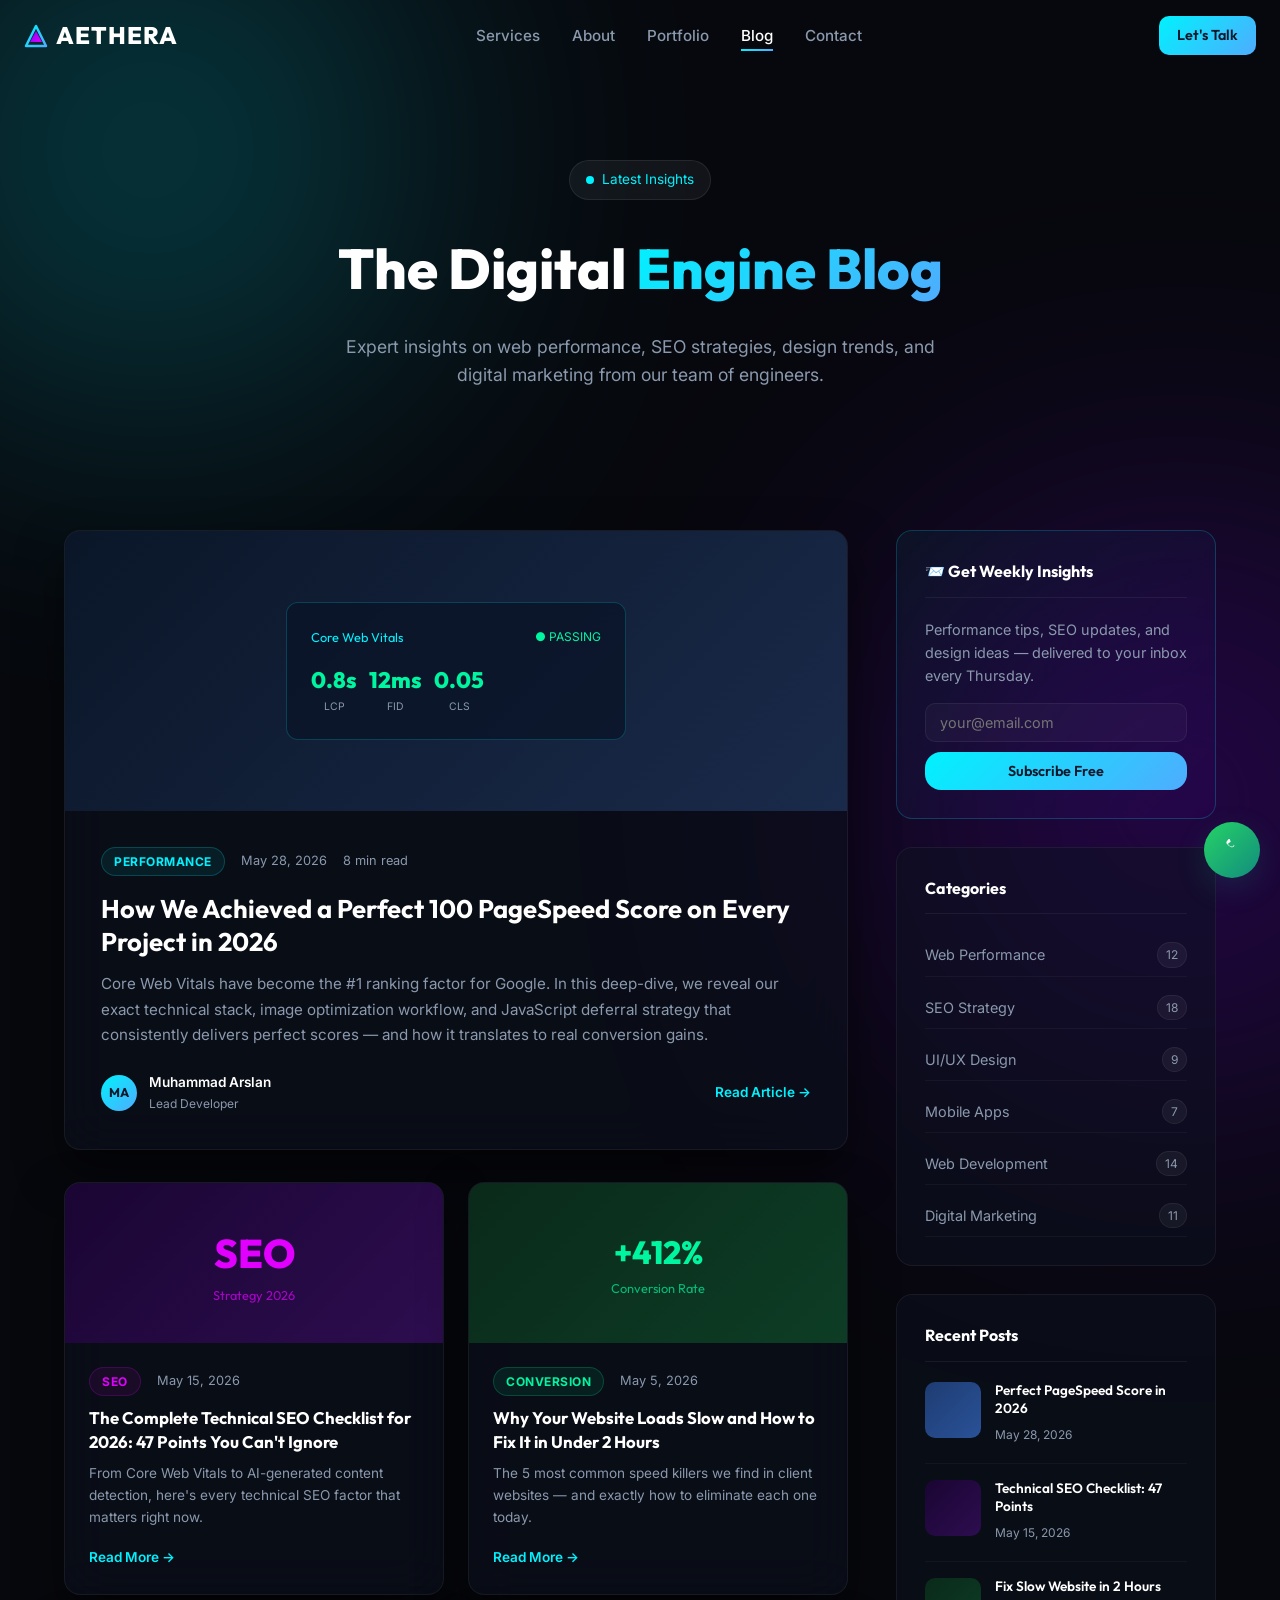
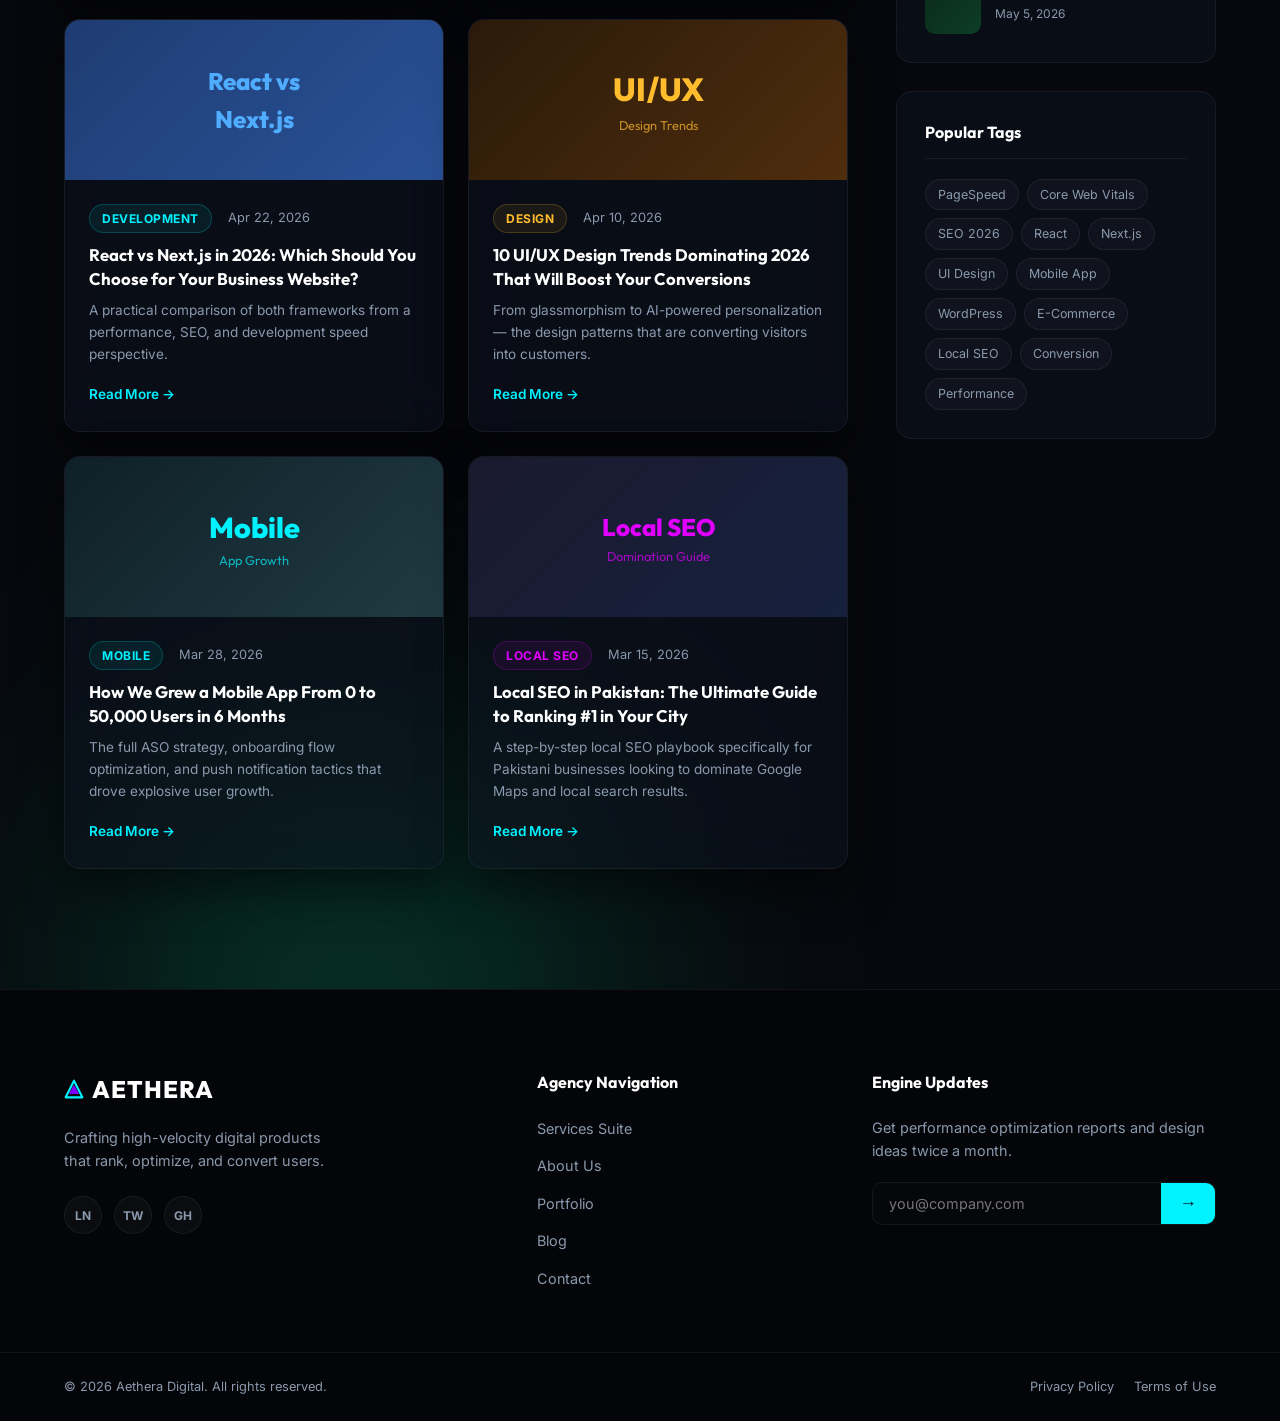
<file: blog.html>
<!DOCTYPE html>
<html lang="en">
<head>
    <meta charset="UTF-8">
    <meta name="viewport" content="width=device-width, initial-scale=1.0">
    <title>Blog | Aethera Digital</title>
    <meta name="description" content="Insights on web development, SEO, performance optimization, and digital marketing from Aethera Digital's team of experts.">
    <link rel="canonical" href="https://aethera-solutions.vercel.app/blog.html">
    <link rel="preconnect" href="https://fonts.googleapis.com">
    <link rel="preconnect" href="https://fonts.gstatic.com" crossorigin>
    <link href="https://fonts.googleapis.com/css2?family=Inter:wght@300;400;500;600;700&family=Outfit:wght@400;500;600;700;800&display=swap" rel="stylesheet">
    <link rel="stylesheet" href="style.css">
    <style>
        .page-hero { padding: 160px 0 80px; text-align: center; }
        .page-hero-badge { display: inline-flex; align-items: center; gap: 8px; background: rgba(255,255,255,0.05); border: 1px solid rgba(255,255,255,0.08); padding: 8px 16px; border-radius: 50px; font-size: 0.85rem; color: var(--color-primary); margin-bottom: 24px; }
        .page-hero-title { font-family: var(--font-heading); font-size: 3.5rem; font-weight: 800; margin-bottom: 20px; }
        .page-hero-sub { font-size: 1.1rem; color: var(--text-muted); max-width: 600px; margin: 0 auto; }
        .blog-section { padding: 60px 0 120px; }
        .blog-layout { display: grid; grid-template-columns: 1fr 320px; gap: 48px; align-items: start; }
        .featured-post { background: var(--bg-card); border: 1px solid var(--border-color); border-radius: var(--border-radius-lg); overflow: hidden; margin-bottom: 32px; transition: var(--transition-smooth); }
        .featured-post:hover { transform: translateY(-4px); border-color: rgba(0,242,254,0.3); }
        .featured-img { height: 280px; position: relative; overflow: hidden; }
        .featured-img-bg { width: 100%; height: 100%; transition: transform 0.5s ease; }
        .featured-post:hover .featured-img-bg { transform: scale(1.04); }
        .featured-body { padding: 36px; }
        .post-meta { display: flex; align-items: center; gap: 16px; margin-bottom: 16px; }
        .post-cat { font-size: 0.75rem; font-weight: 700; text-transform: uppercase; letter-spacing: 0.5px; color: var(--color-primary); padding: 4px 12px; border-radius: 50px; background: rgba(0,242,254,0.08); border: 1px solid rgba(0,242,254,0.2); }
        .post-date { font-size: 0.8rem; color: var(--text-muted); }
        .post-read { font-size: 0.8rem; color: var(--text-muted); }
        .post-title { font-family: var(--font-heading); font-size: 1.6rem; font-weight: 700; margin-bottom: 12px; line-height: 1.3; }
        .post-title a { text-decoration: none; color: var(--text-main); transition: var(--transition-smooth); }
        .post-title a:hover { color: var(--color-primary); }
        .post-excerpt { font-size: 0.95rem; color: var(--text-muted); line-height: 1.7; margin-bottom: 24px; }
        .post-author { display: flex; align-items: center; gap: 12px; }
        .author-avatar { width: 36px; height: 36px; border-radius: 50%; display: flex; align-items: center; justify-content: center; font-family: var(--font-heading); font-weight: 700; font-size: 0.8rem; color: #0f172a; }
        .author-name { font-size: 0.85rem; font-weight: 600; }
        .author-role { font-size: 0.75rem; color: var(--text-muted); }
        .posts-grid { display: grid; grid-template-columns: 1fr 1fr; gap: 24px; }
        .blog-card { background: var(--bg-card); border: 1px solid var(--border-color); border-radius: var(--border-radius-lg); overflow: hidden; transition: var(--transition-smooth); }
        .blog-card:hover { transform: translateY(-6px); border-color: rgba(255,255,255,0.12); }
        .blog-card-img { height: 160px; overflow: hidden; }
        .blog-card-img-bg { width: 100%; height: 100%; transition: transform 0.5s ease; }
        .blog-card:hover .blog-card-img-bg { transform: scale(1.05); }
        .blog-card-body { padding: 24px; }
        .blog-card-title { font-family: var(--font-heading); font-size: 1.05rem; font-weight: 700; margin-bottom: 10px; line-height: 1.4; }
        .blog-card-title a { text-decoration: none; color: var(--text-main); transition: var(--transition-smooth); }
        .blog-card-title a:hover { color: var(--color-primary); }
        .blog-card-excerpt { font-size: 0.85rem; color: var(--text-muted); line-height: 1.6; margin-bottom: 16px; }
        .read-more { font-size: 0.85rem; font-weight: 600; color: var(--color-primary); text-decoration: none; display: inline-flex; align-items: center; gap: 6px; transition: var(--transition-smooth); }
        .read-more:hover { gap: 10px; }
        .sidebar { display: flex; flex-direction: column; gap: 28px; }
        .sidebar-card { background: var(--bg-card); border: 1px solid var(--border-color); border-radius: var(--border-radius-lg); padding: 28px; }
        .sidebar-title { font-family: var(--font-heading); font-size: 1rem; font-weight: 700; margin-bottom: 20px; padding-bottom: 12px; border-bottom: 1px solid var(--border-color); }
        .category-list { display: flex; flex-direction: column; gap: 10px; }
        .cat-item { display: flex; justify-content: space-between; align-items: center; padding: 8px 0; border-bottom: 1px solid rgba(255,255,255,0.04); cursor: pointer; transition: var(--transition-smooth); }
        .cat-item:hover .cat-name { color: var(--color-primary); }
        .cat-name { font-size: 0.9rem; color: var(--text-muted); transition: var(--transition-smooth); }
        .cat-count { font-size: 0.75rem; background: rgba(255,255,255,0.05); border: 1px solid var(--border-color); padding: 2px 8px; border-radius: 50px; color: var(--text-muted); }
        .recent-post { display: flex; gap: 14px; margin-bottom: 16px; padding-bottom: 16px; border-bottom: 1px solid rgba(255,255,255,0.04); }
        .recent-post:last-child { border-bottom: none; margin-bottom: 0; padding-bottom: 0; }
        .recent-thumb { width: 56px; height: 56px; border-radius: var(--border-radius-md); flex-shrink: 0; overflow: hidden; }
        .recent-info h5 { font-family: var(--font-heading); font-size: 0.85rem; font-weight: 600; margin-bottom: 4px; line-height: 1.3; }
        .recent-info span { font-size: 0.75rem; color: var(--text-muted); }
        .tags-cloud { display: flex; flex-wrap: wrap; gap: 8px; }
        .tag-pill { font-size: 0.78rem; padding: 5px 12px; border-radius: 50px; background: rgba(255,255,255,0.03); border: 1px solid var(--border-color); color: var(--text-muted); cursor: pointer; transition: var(--transition-smooth); }
        .tag-pill:hover { background: rgba(0,242,254,0.08); border-color: rgba(0,242,254,0.3); color: var(--color-primary); }
        .newsletter-sidebar { background: linear-gradient(135deg, rgba(0,242,254,0.05), rgba(127,0,255,0.05)); border-color: rgba(0,242,254,0.2); }
        .newsletter-sidebar p { font-size: 0.9rem; color: var(--text-muted); margin-bottom: 16px; }
        .nl-input { background: rgba(255,255,255,0.03); border: 1px solid var(--border-color); border-radius: var(--border-radius-md); padding: 10px 14px; color: var(--text-main); font-family: var(--font-body); font-size: 0.9rem; outline: none; width: 100%; margin-bottom: 10px; }
        .nl-input:focus { border-color: var(--color-primary); }
        @media (max-width: 1024px) { .blog-layout { grid-template-columns: 1fr; } .sidebar { display: grid; grid-template-columns: 1fr 1fr; } }
        @media (max-width: 768px) { .page-hero-title { font-size: 2.5rem; } .posts-grid { grid-template-columns: 1fr; } .sidebar { grid-template-columns: 1fr; } }
    </style>
</head>
<body>
    <div class="ambient-glow glow-1"></div>
    <div class="ambient-glow glow-2"></div>
    <div class="ambient-glow glow-3"></div>
 
    <header id="main-header" class="site-header">
        <div class="header-container">
            <a href="index.html" class="logo">
                <span class="logo-icon">
                    <svg width="24" height="24" viewBox="0 0 24 24" fill="none" xmlns="http://www.w3.org/2000/svg">
                        <path d="M12 2L2 22h20L12 2z" stroke="url(#logo-grad)" stroke-width="2.5" stroke-linejoin="round"/>
                        <path d="M12 7l6 11H6l6-11z" fill="url(#logo-grad-inner)"/>
                        <defs>
                            <linearGradient id="logo-grad" x1="2" y1="2" x2="22" y2="22" gradientUnits="userSpaceOnUse"><stop stop-color="#00f2fe"/><stop offset="1" stop-color="#4facfe"/></linearGradient>
                            <linearGradient id="logo-grad-inner" x1="6" y1="7" x2="18" y2="18" gradientUnits="userSpaceOnUse"><stop stop-color="#7f00ff"/><stop offset="1" stop-color="#e100ff"/></linearGradient>
                        </defs>
                    </svg>
                </span>AETHERA
            </a>
            <nav class="nav-menu">
                <ul>
                    <li><a href="services.html" class="nav-link">Services</a></li>
                    <li><a href="about.html" class="nav-link">About</a></li>
                    <li><a href="portfolio.html" class="nav-link">Portfolio</a></li>
                    <li><a href="blog.html" class="nav-link active">Blog</a></li>
                    <li><a href="contact.html" class="nav-link">Contact</a></li>
                </ul>
            </nav>
            <div class="nav-actions">
                <a href="contact.html" class="btn btn-primary btn-sm glowing-btn">Let's Talk</a>
                <button class="mobile-nav-toggle" id="mobile-toggle" aria-label="Toggle Menu">
                    <span class="hamburger-line"></span><span class="hamburger-line"></span><span class="hamburger-line"></span>
                </button>
            </div>
        </div>
    </header>
 
    <div class="mobile-nav-overlay" id="mobile-overlay">
        <nav class="mobile-nav-links">
            <a href="services.html" class="mobile-link">Services</a>
            <a href="about.html" class="mobile-link">About</a>
            <a href="portfolio.html" class="mobile-link">Portfolio</a>
            <a href="blog.html" class="mobile-link">Blog</a>
            <a href="contact.html" class="mobile-link">Contact</a>
            <a href="contact.html" class="btn btn-primary glowing-btn mobile-cta">Let's Talk</a>
        </nav>
    </div>
 
    <main>
        <section class="page-hero">
            <div class="container">
                <div class="scroll-reveal fade-up">
                    <div class="page-hero-badge"><span class="pulse-dot"></span> Latest Insights</div>
                    <h1 class="page-hero-title">The Digital <span class="gradient-text">Engine Blog</span></h1>
                    <p class="page-hero-sub">Expert insights on web performance, SEO strategies, design trends, and digital marketing from our team of engineers.</p>
                </div>
            </div>
        </section>
 
        <section class="blog-section">
            <div class="container">
                <div class="blog-layout">
                    <!-- Main Content -->
                    <div>
                        <!-- Featured Post -->
                        <div class="featured-post card-glass-3d tilt-card scroll-reveal fade-up">
                            <div class="tilt-card-content">
                                <div class="featured-img">
                                    <div class="featured-img-bg" style="background: linear-gradient(135deg, #0a1628, #1a2a4a); display: flex; align-items: center; justify-content: center;">
                                        <div style="background: rgba(10,20,40,0.8); border-radius: 12px; border: 1px solid rgba(0,242,254,0.2); padding: 24px; width: 60%; max-width: 340px;">
                                            <div style="display: flex; justify-content: space-between; align-items: center; margin-bottom: 16px;">
                                                <span style="font-family: var(--font-heading); font-size: 0.8rem; color: var(--color-primary);">Core Web Vitals</span>
                                                <span style="font-size: 0.75rem; color: var(--color-green);">● PASSING</span>
                                            </div>
                                            <div style="display: flex; gap: 12px;">
                                                <div style="text-align: center;"><div style="font-family: var(--font-heading); font-size: 1.4rem; font-weight: 800; color: var(--color-green);">0.8s</div><div style="font-size: 0.65rem; color: var(--text-muted);">LCP</div></div>
                                                <div style="text-align: center;"><div style="font-family: var(--font-heading); font-size: 1.4rem; font-weight: 800; color: var(--color-green);">12ms</div><div style="font-size: 0.65rem; color: var(--text-muted);">FID</div></div>
                                                <div style="text-align: center;"><div style="font-family: var(--font-heading); font-size: 1.4rem; font-weight: 800; color: var(--color-green);">0.05</div><div style="font-size: 0.65rem; color: var(--text-muted);">CLS</div></div>
                                            </div>
                                        </div>
                                    </div>
                                </div>
                                <div class="featured-body">
                                    <div class="post-meta">
                                        <span class="post-cat">Performance</span>
                                        <span class="post-date">May 28, 2026</span>
                                        <span class="post-read">8 min read</span>
                                    </div>
                                    <h2 class="post-title"><a href="contact.html">How We Achieved a Perfect 100 PageSpeed Score on Every Project in 2026</a></h2>
                                    <p class="post-excerpt">Core Web Vitals have become the #1 ranking factor for Google. In this deep-dive, we reveal our exact technical stack, image optimization workflow, and JavaScript deferral strategy that consistently delivers perfect scores — and how it translates to real conversion gains.</p>
                                    <div style="display: flex; justify-content: space-between; align-items: center;">
                                        <div class="post-author">
                                            <div class="author-avatar" style="background: linear-gradient(135deg,#00f2fe,#4facfe);">MA</div>
                                            <div><div class="author-name">Muhammad Arslan</div><div class="author-role">Lead Developer</div></div>
                                        </div>
                                        <a href="contact.html" class="read-more">Read Article →</a>
                                    </div>
                                </div>
                            </div>
                        </div>
 
                        <!-- Posts Grid -->
                        <div class="posts-grid">
                            <!-- Post 2 -->
                            <div class="blog-card card-glass-3d tilt-card scroll-reveal fade-up">
                                <div class="tilt-card-content">
                                    <div class="blog-card-img">
                                        <div class="blog-card-img-bg" style="background: linear-gradient(135deg, #1a0533, #2d0d4f); display: flex; align-items: center; justify-content: center;">
                                            <div style="text-align: center; color: #e100ff; font-family: var(--font-heading);">
                                                <div style="font-size: 2.5rem; font-weight: 800;">SEO</div>
                                                <div style="font-size: 0.8rem; opacity: 0.7;">Strategy 2026</div>
                                            </div>
                                        </div>
                                    </div>
                                    <div class="blog-card-body">
                                        <div class="post-meta" style="margin-bottom: 10px;"><span class="post-cat" style="color: #e100ff; background: rgba(225,0,255,0.08); border-color: rgba(225,0,255,0.2);">SEO</span><span class="post-date">May 15, 2026</span></div>
                                        <h3 class="blog-card-title"><a href="contact.html">The Complete Technical SEO Checklist for 2026: 47 Points You Can't Ignore</a></h3>
                                        <p class="blog-card-excerpt">From Core Web Vitals to AI-generated content detection, here's every technical SEO factor that matters right now.</p>
                                        <a href="contact.html" class="read-more">Read More →</a>
                                    </div>
                                </div>
                            </div>
                            <!-- Post 3 -->
                            <div class="blog-card card-glass-3d tilt-card scroll-reveal fade-up delay-1">
                                <div class="tilt-card-content">
                                    <div class="blog-card-img">
                                        <div class="blog-card-img-bg" style="background: linear-gradient(135deg, #0a2a1a, #0d3d25); display: flex; align-items: center; justify-content: center;">
                                            <div style="text-align: center; color: var(--color-green); font-family: var(--font-heading);">
                                                <div style="font-size: 2rem; font-weight: 800;">+412%</div>
                                                <div style="font-size: 0.8rem; opacity: 0.7;">Conversion Rate</div>
                                            </div>
                                        </div>
                                    </div>
                                    <div class="blog-card-body">
                                        <div class="post-meta" style="margin-bottom: 10px;"><span class="post-cat" style="color: var(--color-green); background: rgba(0,245,160,0.08); border-color: rgba(0,245,160,0.2);">Conversion</span><span class="post-date">May 5, 2026</span></div>
                                        <h3 class="blog-card-title"><a href="contact.html">Why Your Website Loads Slow and How to Fix It in Under 2 Hours</a></h3>
                                        <p class="blog-card-excerpt">The 5 most common speed killers we find in client websites — and exactly how to eliminate each one today.</p>
                                        <a href="contact.html" class="read-more">Read More →</a>
                                    </div>
                                </div>
                            </div>
                            <!-- Post 4 -->
                            <div class="blog-card card-glass-3d tilt-card scroll-reveal fade-up">
                                <div class="tilt-card-content">
                                    <div class="blog-card-img">
                                        <div class="blog-card-img-bg" style="background: linear-gradient(135deg, #1e3c72, #2a5298); display: flex; align-items: center; justify-content: center;">
                                            <div style="text-align: center; color: #4facfe; font-family: var(--font-heading);">
                                                <div style="font-size: 1.5rem; font-weight: 800;">React vs</div>
                                                <div style="font-size: 1.5rem; font-weight: 800;">Next.js</div>
                                            </div>
                                        </div>
                                    </div>
                                    <div class="blog-card-body">
                                        <div class="post-meta" style="margin-bottom: 10px;"><span class="post-cat">Development</span><span class="post-date">Apr 22, 2026</span></div>
                                        <h3 class="blog-card-title"><a href="contact.html">React vs Next.js in 2026: Which Should You Choose for Your Business Website?</a></h3>
                                        <p class="blog-card-excerpt">A practical comparison of both frameworks from a performance, SEO, and development speed perspective.</p>
                                        <a href="contact.html" class="read-more">Read More →</a>
                                    </div>
                                </div>
                            </div>
                            <!-- Post 5 -->
                            <div class="blog-card card-glass-3d tilt-card scroll-reveal fade-up delay-1">
                                <div class="tilt-card-content">
                                    <div class="blog-card-img">
                                        <div class="blog-card-img-bg" style="background: linear-gradient(135deg, #2a1a0a, #4f2d0d); display: flex; align-items: center; justify-content: center;">
                                            <div style="text-align: center; color: #ffbd2e; font-family: var(--font-heading);">
                                                <div style="font-size: 2rem; font-weight: 800;">UI/UX</div>
                                                <div style="font-size: 0.8rem; opacity: 0.7;">Design Trends</div>
                                            </div>
                                        </div>
                                    </div>
                                    <div class="blog-card-body">
                                        <div class="post-meta" style="margin-bottom: 10px;"><span class="post-cat" style="color: #ffbd2e; background: rgba(255,189,46,0.08); border-color: rgba(255,189,46,0.2);">Design</span><span class="post-date">Apr 10, 2026</span></div>
                                        <h3 class="blog-card-title"><a href="contact.html">10 UI/UX Design Trends Dominating 2026 That Will Boost Your Conversions</a></h3>
                                        <p class="blog-card-excerpt">From glassmorphism to AI-powered personalization — the design patterns that are converting visitors into customers.</p>
                                        <a href="contact.html" class="read-more">Read More →</a>
                                    </div>
                                </div>
                            </div>
                            <!-- Post 6 -->
                            <div class="blog-card card-glass-3d tilt-card scroll-reveal fade-up">
                                <div class="tilt-card-content">
                                    <div class="blog-card-img">
                                        <div class="blog-card-img-bg" style="background: linear-gradient(135deg, #0f2027, #203a43); display: flex; align-items: center; justify-content: center;">
                                            <div style="text-align: center; color: var(--color-primary); font-family: var(--font-heading);">
                                                <div style="font-size: 1.8rem; font-weight: 800;">Mobile</div>
                                                <div style="font-size: 0.8rem; opacity: 0.7;">App Growth</div>
                                            </div>
                                        </div>
                                    </div>
                                    <div class="blog-card-body">
                                        <div class="post-meta" style="margin-bottom: 10px;"><span class="post-cat">Mobile</span><span class="post-date">Mar 28, 2026</span></div>
                                        <h3 class="blog-card-title"><a href="contact.html">How We Grew a Mobile App From 0 to 50,000 Users in 6 Months</a></h3>
                                        <p class="blog-card-excerpt">The full ASO strategy, onboarding flow optimization, and push notification tactics that drove explosive user growth.</p>
                                        <a href="contact.html" class="read-more">Read More →</a>
                                    </div>
                                </div>
                            </div>
                            <!-- Post 7 -->
                            <div class="blog-card card-glass-3d tilt-card scroll-reveal fade-up delay-1">
                                <div class="tilt-card-content">
                                    <div class="blog-card-img">
                                        <div class="blog-card-img-bg" style="background: linear-gradient(135deg, #1a1a2e, #16213e); display: flex; align-items: center; justify-content: center;">
                                            <div style="text-align: center; color: #e100ff; font-family: var(--font-heading);">
                                                <div style="font-size: 1.5rem; font-weight: 800;">Local SEO</div>
                                                <div style="font-size: 0.8rem; opacity: 0.7;">Domination Guide</div>
                                            </div>
                                        </div>
                                    </div>
                                    <div class="blog-card-body">
                                        <div class="post-meta" style="margin-bottom: 10px;"><span class="post-cat" style="color: #e100ff; background: rgba(225,0,255,0.08); border-color: rgba(225,0,255,0.2);">Local SEO</span><span class="post-date">Mar 15, 2026</span></div>
                                        <h3 class="blog-card-title"><a href="contact.html">Local SEO in Pakistan: The Ultimate Guide to Ranking #1 in Your City</a></h3>
                                        <p class="blog-card-excerpt">A step-by-step local SEO playbook specifically for Pakistani businesses looking to dominate Google Maps and local search results.</p>
                                        <a href="contact.html" class="read-more">Read More →</a>
                                    </div>
                                </div>
                            </div>
                        </div>
                    </div>
 
                    <!-- Sidebar -->
                    <div class="sidebar scroll-reveal fade-up delay-1">
                        <!-- Newsletter -->
                        <div class="sidebar-card newsletter-sidebar">
                            <div class="sidebar-title">📨 Get Weekly Insights</div>
                            <p>Performance tips, SEO updates, and design ideas — delivered to your inbox every Thursday.</p>
                            <input type="email" class="nl-input" placeholder="your@email.com">
                            <button class="btn btn-primary btn-block glowing-btn" style="font-size: 0.9rem; padding: 10px 20px;">Subscribe Free</button>
                        </div>
 
                        <!-- Categories -->
                        <div class="sidebar-card">
                            <div class="sidebar-title">Categories</div>
                            <div class="category-list">
                                <div class="cat-item"><span class="cat-name">Web Performance</span><span class="cat-count">12</span></div>
                                <div class="cat-item"><span class="cat-name">SEO Strategy</span><span class="cat-count">18</span></div>
                                <div class="cat-item"><span class="cat-name">UI/UX Design</span><span class="cat-count">9</span></div>
                                <div class="cat-item"><span class="cat-name">Mobile Apps</span><span class="cat-count">7</span></div>
                                <div class="cat-item"><span class="cat-name">Web Development</span><span class="cat-count">14</span></div>
                                <div class="cat-item"><span class="cat-name">Digital Marketing</span><span class="cat-count">11</span></div>
                            </div>
                        </div>
 
                        <!-- Recent Posts -->
                        <div class="sidebar-card">
                            <div class="sidebar-title">Recent Posts</div>
                            <div class="recent-post">
                                <div class="recent-thumb" style="background: linear-gradient(135deg,#1e3c72,#2a5298);"></div>
                                <div class="recent-info"><h5>Perfect PageSpeed Score in 2026</h5><span>May 28, 2026</span></div>
                            </div>
                            <div class="recent-post">
                                <div class="recent-thumb" style="background: linear-gradient(135deg,#1a0533,#2d0d4f);"></div>
                                <div class="recent-info"><h5>Technical SEO Checklist: 47 Points</h5><span>May 15, 2026</span></div>
                            </div>
                            <div class="recent-post">
                                <div class="recent-thumb" style="background: linear-gradient(135deg,#0a2a1a,#0d3d25);"></div>
                                <div class="recent-info"><h5>Fix Slow Website in 2 Hours</h5><span>May 5, 2026</span></div>
                            </div>
                        </div>
 
                        <!-- Tags -->
                        <div class="sidebar-card">
                            <div class="sidebar-title">Popular Tags</div>
                            <div class="tags-cloud">
                                <span class="tag-pill">PageSpeed</span>
                                <span class="tag-pill">Core Web Vitals</span>
                                <span class="tag-pill">SEO 2026</span>
                                <span class="tag-pill">React</span>
                                <span class="tag-pill">Next.js</span>
                                <span class="tag-pill">UI Design</span>
                                <span class="tag-pill">Mobile App</span>
                                <span class="tag-pill">WordPress</span>
                                <span class="tag-pill">E-Commerce</span>
                                <span class="tag-pill">Local SEO</span>
                                <span class="tag-pill">Conversion</span>
                                <span class="tag-pill">Performance</span>
                            </div>
                        </div>
                    </div>
                </div>
            </div>
        </section>
    </main>
 
    <footer class="site-footer">
        <div class="container footer-container">
            <div class="footer-brand">
                <a href="index.html" class="logo footer-logo">
                    <span class="logo-icon"><svg width="20" height="20" viewBox="0 0 24 24" fill="none"><path d="M12 2L2 22h20L12 2z" stroke="#00f2fe" stroke-width="2.5" stroke-linejoin="round"/><path d="M12 7l6 11H6l6-11z" fill="#7f00ff"/></svg></span>AETHERA
                </a>
                <p class="footer-desc">Crafting high-velocity digital products that rank, optimize, and convert users.</p>
                <div class="footer-socials">
                    <a href="#" aria-label="LinkedIn" class="social-link">LN</a>
                    <a href="#" aria-label="Twitter" class="social-link">TW</a>
                    <a href="#" aria-label="GitHub" class="social-link">GH</a>
                </div>
            </div>
            <div class="footer-links">
                <h4>Agency Navigation</h4>
                <ul>
                    <li><a href="services.html">Services Suite</a></li>
                    <li><a href="about.html">About Us</a></li>
                    <li><a href="portfolio.html">Portfolio</a></li>
                    <li><a href="blog.html">Blog</a></li>
                    <li><a href="contact.html">Contact</a></li>
                </ul>
            </div>
            <div class="footer-newsletter">
                <h4>Engine Updates</h4>
                <p>Get performance optimization reports and design ideas twice a month.</p>
                <form class="newsletter-form" onsubmit="event.preventDefault(); alert('Subscribed!'); this.reset();">
                    <input type="email" placeholder="you@company.com" required class="newsletter-input">
                    <button type="submit" class="newsletter-btn">→</button>
                </form>
            </div>
        </div>
        <div class="footer-bottom">
            <div class="container bottom-container">
                <p class="copyright">&copy; 2026 Aethera Digital. All rights reserved.</p>
                <div class="bottom-policies"><a href="#">Privacy Policy</a><a href="#">Terms of Use</a></div>
            </div>
        </div>
    </footer>
    <a href="https://wa.me/923195885023?text=Hello%20Aethera%20Digital%2C%20I%20found%20your%20site%20and%20would%20like%20to%20discuss%20a%20project" class="whatsapp-float" target="_blank" rel="noopener">
        <svg viewBox="0 0 24 24" fill="none" xmlns="http://www.w3.org/2000/svg" aria-hidden="true"><path d="M20.5 3.5c-2.5-2.5-6.6-2.8-9.6-.7-3 2.1-4.4 6-3.4 9.5L3 21l8.7-4.2c3.5 1 7.4-.4 9.5-3.4 2.1-3 .2-7.1-2.7-9.9z" stroke="rgba(255,255,255,0.9)" stroke-width="0" fill="rgba(0,0,0,0)"/><path d="M16.6 7.9c-.4-.2-1.9-.9-2.2-1-.3-.1-.5-.2-.7.2-.2.4-.8 1-1 1.2-.2.2-.4.2-.9 0-.5-.2-2-0-3.8-2.3-.6-.8-.3-1.2.2-1.5.6-.3 1.3-.8 1.6-1 .3-.2.4-.4.6-.6.2-.2.1-.5 0-.7-.1-.2-.7-1.7-1-2.3-.3-.6-.7-.5-1-0-.3.5-1 1.3-1.4 1.7-.4.4-.9.9-1.1 1.7-.2.8.2 1.5.5 2 .3.5 1 1.1 1.8 1.8.8.7 1.7 1.3 2.5 1.6.8.3 1.3.4 1.8.3.5-.1 1.5-.6 1.7-1 .2-.4.2-.8 0-1.1-.2-.3-1.1-1-1.5-1.2z" fill="#fff"/></svg>
    </a>
    <script src="app.js"></script>
</body>
</html>
</file>
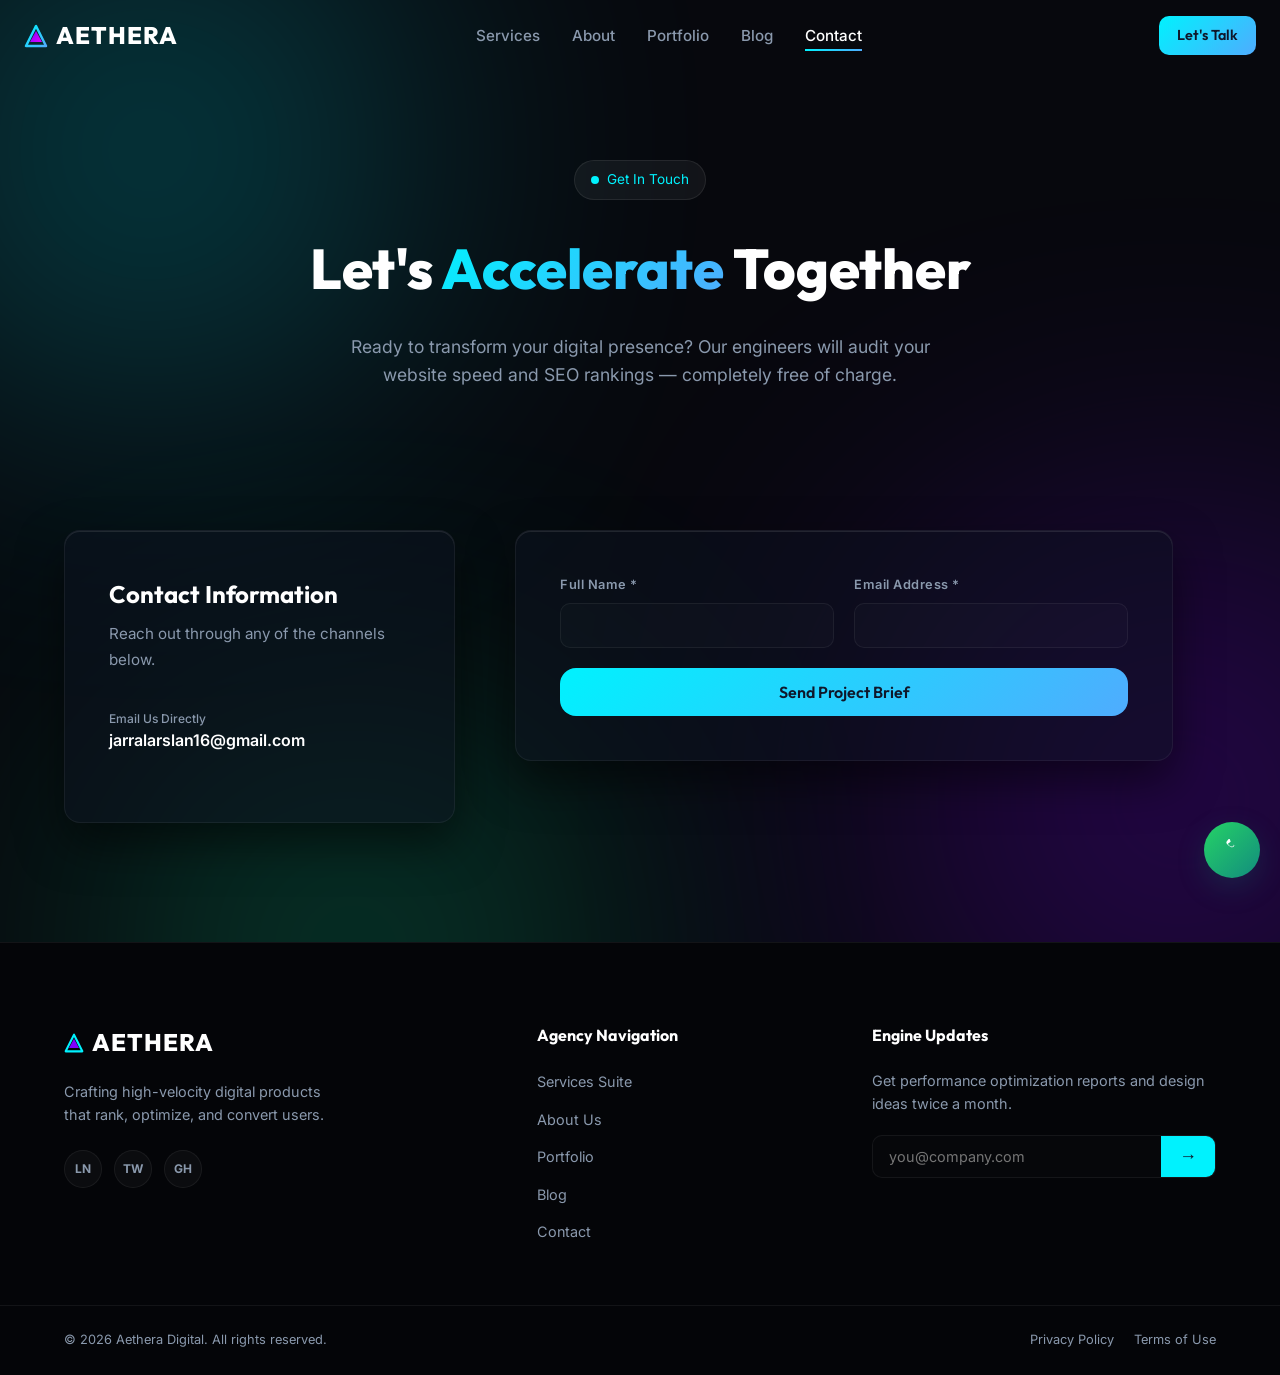
<file: contact.html>
<!DOCTYPE html>
<html lang="en">
<head>
    <meta charset="UTF-8">
    <meta name="viewport" content="width=device-width, initial-scale=1.0">
    <title>Contact | Aethera Digital</title>
    <meta name="description" content="Get in touch with Aethera Digital. Start your high-performance web development or SEO project today.">
    <link rel="canonical" href="https://aethera-solutions.vercel.app/contact.html">
    <meta property="og:title" content="Contact | Aethera Digital">
    <meta property="og:description" content="Get in touch with Aethera Digital. Start your high-performance web development or SEO project today.">
    <meta property="og:type" content="website">
    <meta property="og:url" content="https://aethera-solutions.vercel.app/contact.html">
    <link rel="preconnect" href="https://fonts.googleapis.com">
    <link rel="preconnect" href="https://fonts.gstatic.com" crossorigin>
    <link href="https://fonts.googleapis.com/css2?family=Inter:wght@300;400;500;600;700&family=Outfit:wght@400;500;600;700;800&display=swap" rel="stylesheet">
    <link rel="stylesheet" href="style.css">
    <style>
        .page-hero { padding: 160px 0 80px; text-align: center; }
        .page-hero-badge { display: inline-flex; align-items: center; gap: 8px; background: rgba(255,255,255,0.05); border: 1px solid rgba(255,255,255,0.08); padding: 8px 16px; border-radius: 50px; font-size: 0.85rem; color: var(--color-primary); margin-bottom: 24px; }
        .page-hero-title { font-family: var(--font-heading); font-size: 3.5rem; font-weight: 800; margin-bottom: 20px; }
        .page-hero-sub { font-size: 1.1rem; color: var(--text-muted); max-width: 600px; margin: 0 auto; }
        .contact-page-section { padding: 60px 0 120px; }
        .contact-page-layout { display: grid; grid-template-columns: 0.9fr 1.1fr; gap: 60px; align-items: start; }
        .contact-info-card { background: var(--bg-card); border: 1px solid var(--border-color); border-radius: var(--border-radius-lg); padding: 44px; backdrop-filter: blur(16px); }
        .contact-info-title { font-family: var(--font-heading); font-size: 1.5rem; font-weight: 700; margin-bottom: 8px; }
        .contact-info-sub { color: var(--text-muted); font-size: 0.95rem; margin-bottom: 36px; line-height: 1.7; }
        .channel-item { display: flex; align-items: center; gap: 16px; margin-bottom: 24px; }
        .channel-icon { width: 52px; height: 52px; border-radius: var(--border-radius-md); background: rgba(255,255,255,0.02); border: 1px solid var(--border-color); display: flex; align-items: center; justify-content: center; flex-shrink: 0; }
        .channel-details { display: flex; flex-direction: column; }
        .channel-lbl { font-size: 0.75rem; color: var(--text-muted); font-weight: 500; }
        .channel-val { font-size: 1rem; font-weight: 600; color: var(--text-main); text-decoration: none; }
        .divider { height: 1px; background: var(--border-color); margin: 32px 0; }
        .office-hours-title { font-family: var(--font-heading); font-size: 1rem; font-weight: 700; margin-bottom: 16px; }
        .hours-row { display: flex; justify-content: space-between; font-size: 0.9rem; margin-bottom: 10px; }
        .hours-day { color: var(--text-muted); }
        .hours-time { color: var(--text-main); font-weight: 500; }
        .hours-time.open { color: var(--color-green); }
        .contact-form-card { background: var(--bg-card); border: 1px solid var(--border-color); border-radius: var(--border-radius-lg); padding: 44px; backdrop-filter: blur(16px); position: relative; overflow: hidden; }
        .agency-form { display: flex; flex-direction: column; gap: 20px; }
        .form-row { display: grid; grid-template-columns: 1fr 1fr; gap: 20px; }
        .form-group { display: flex; flex-direction: column; gap: 8px; }
        .form-label { font-size: 0.8rem; font-weight: 600; color: var(--text-muted); letter-spacing: 0.5px; }
        .form-input { background: rgba(255,255,255,0.02); border: 1px solid var(--border-color); border-radius: var(--border-radius-md); padding: 12px 16px; color: var(--text-main); font-family: var(--font-body); font-size: 0.95rem; outline: none; transition: var(--transition-smooth); }
        .form-input:focus { background: rgba(255,255,255,0.04); border-color: var(--color-primary); box-shadow: 0 0 10px rgba(0,242,254,0.15); }
        .form-select { appearance: none; -webkit-appearance: none; background-image: url("data:image/svg+xml;charset=UTF-8,%3Csvg xmlns='http://www.w3.org/2000/svg' width='24' height='24' viewBox='0 0 24 24' fill='none' stroke='%238a99ad' stroke-width='2' stroke-linecap='round' stroke-linejoin='round'%3E%3Cpolyline points='6 9 12 15 18 9'%3E%3C/polyline%3E%3C/svg%3E"); background-repeat: no-repeat; background-position: right 16px center; background-size: 16px; padding-right: 40px; }
        .form-select option { background-color: #0b0f19; color: var(--text-main); }
        .error-msg { font-size: 0.75rem; color: #ff5f56; margin-top: 4px; display: none; }
        .form-input.invalid { border-color: #ff5f56; }
        .form-success-container { position: absolute; top: 0; left: 0; width: 100%; height: 100%; background: rgba(11,15,25,0.97); display: flex; flex-direction: column; align-items: center; justify-content: center; text-align: center; padding: 32px; z-index: 10; opacity: 0; pointer-events: none; transform: scale(0.95); transition: var(--transition-smooth); }
        .form-success-container.show { opacity: 1; pointer-events: auto; transform: scale(1); }
        .success-icon-wrapper { width: 80px; height: 80px; border-radius: 50%; background: rgba(0,245,160,0.08); border: 2.5px solid var(--color-green); display: flex; align-items: center; justify-content: center; margin-bottom: 24px; box-shadow: 0 0 20px rgba(0,245,160,0.2); }
        .success-title { font-family: var(--font-heading); font-size: 1.8rem; font-weight: 800; margin-bottom: 12px; }
        .success-message { font-size: 0.95rem; color: var(--text-muted); max-width: 320px; margin-bottom: 28px; }
        .faq-section { padding: 100px 0; background: rgba(0,0,0,0.2); border-top: 1px solid var(--border-color); }
        .faq-grid { display: grid; grid-template-columns: 1fr 1fr; gap: 24px; margin-top: 60px; }
        .faq-item { background: var(--bg-card); border: 1px solid var(--border-color); border-radius: var(--border-radius-lg); padding: 28px; transition: var(--transition-smooth); cursor: pointer; }
        .faq-q { font-family: var(--font-heading); font-size: 1rem; font-weight: 700; margin-bottom: 12px; display: flex; justify-content: space-between; align-items: center; }
        .faq-a { font-size: 0.9rem; color: var(--text-muted); line-height: 1.7; }
        @media (max-width: 1024px) { .contact-page-layout { grid-template-columns: 1fr; } .faq-grid { grid-template-columns: 1fr; } }
        @media (max-width: 768px) { .page-hero-title { font-size: 2.5rem; } .form-row { grid-template-columns: 1fr; } }
    </style>
</head>
<body>
    <div class="ambient-glow glow-1"></div>
    <div class="ambient-glow glow-2"></div>
    <div class="ambient-glow glow-3"></div>

    <header id="main-header" class="site-header">
        <div class="header-container">
            <a href="index.html" class="logo">
                <span class="logo-icon">
                    <svg width="24" height="24" viewBox="0 0 24 24" fill="none" xmlns="http://www.w3.org/2000/svg">
                        <path d="M12 2L2 22h20L12 2z" stroke="url(#logo-grad)" stroke-width="2.5" stroke-linejoin="round"/>
                        <path d="M12 7l6 11H6l6-11z" fill="url(#logo-grad-inner)"/>
                        <defs>
                            <linearGradient id="logo-grad" x1="2" y1="2" x2="22" y2="22" gradientUnits="userSpaceOnUse"><stop stop-color="#00f2fe"/><stop offset="1" stop-color="#4facfe"/></linearGradient>
                            <linearGradient id="logo-grad-inner" x1="6" y1="7" x2="18" y2="18" gradientUnits="userSpaceOnUse"><stop stop-color="#7f00ff"/><stop offset="1" stop-color="#e100ff"/></linearGradient>
                        </defs>
                    </svg>
                </span>AETHERA
            </a>
            <nav class="nav-menu">
                <ul>
                    <li><a href="services.html" class="nav-link">Services</a></li>
                    <li><a href="about.html" class="nav-link">About</a></li>
                    <li><a href="portfolio.html" class="nav-link">Portfolio</a></li>
                    <li><a href="blog.html" class="nav-link">Blog</a></li>
                    <li><a href="contact.html" class="nav-link active">Contact</a></li>
                </ul>
            </nav>
            <div class="nav-actions">
                <a href="contact.html" class="btn btn-primary btn-sm glowing-btn">Let's Talk</a>
                <button class="mobile-nav-toggle" id="mobile-toggle" aria-label="Toggle Menu">
                    <span class="hamburger-line"></span><span class="hamburger-line"></span><span class="hamburger-line"></span>
                </button>
            </div>
        </div>
    </header>

    <div class="mobile-nav-overlay" id="mobile-overlay">
        <nav class="mobile-nav-links">
            <a href="services.html" class="mobile-link">Services</a>
            <a href="about.html" class="mobile-link">About</a>
            <a href="portfolio.html" class="mobile-link">Portfolio</a>
            <a href="blog.html" class="mobile-link">Blog</a>
            <a href="contact.html" class="mobile-link">Contact</a>
        </nav>
    </div>

    <main>
        <section class="page-hero">
            <div class="container">
                <div class="scroll-reveal fade-up">
                    <div class="page-hero-badge"><span class="pulse-dot"></span> Get In Touch</div>
                    <h1 class="page-hero-title">Let's <span class="gradient-text">Accelerate</span> Together</h1>
                    <p class="page-hero-sub">Ready to transform your digital presence? Our engineers will audit your website speed and SEO rankings — completely free of charge.</p>
                </div>
            </div>
        </section>

        <section class="contact-page-section">
            <div class="container">
                <div class="contact-page-layout">
                    <div class="scroll-reveal fade-up">
                        <div class="contact-info-card card-glass-3d tilt-card">
                            <div class="tilt-card-content">
                                <h2 class="contact-info-title">Contact Information</h2>
                                <p class="contact-info-sub">Reach out through any of the channels below.</p>
                                <div class="channel-item">
                                    <div class="channel-details">
                                        <span class="channel-lbl">Email Us Directly</span>
                                        <a href="mailto:jarralarslan16@gmail.com" class="channel-val">jarralarslan16@gmail.com</a>
                                    </div>
                                </div>
                            </div>
                        </div>
                    </div>

                    <div class="scroll-reveal fade-up delay-2">
                        <div class="contact-form-card card-glass-3d tilt-card">
                            <div class="tilt-card-content">
                                <form id="agency-contact-form" class="agency-form" novalidate>
                                    <div class="form-row">
                                        <div class="form-group">
                                            <label for="form-name" class="form-label">Full Name *</label>
                                            <input type="text" id="form-name" name="name" class="form-input" required>
                                            <span class="error-msg" id="name-error">Please enter your name</span>
                                        </div>
                                        <div class="form-group">
                                            <label for="form-email" class="form-label">Email Address *</label>
                                            <input type="email" id="form-email" name="email" class="form-input" required>
                                            <span class="error-msg" id="email-error">Please enter a valid email</span>
                                        </div>
                                    </div>
                                    <button type="submit" class="btn btn-primary btn-block glowing-btn" id="submit-btn">Send Project Brief</button>
                                </form>

                                <div class="form-success-container" id="form-success-screen">
                                    <div class="success-icon-wrapper">🚀</div>
                                    <h3 class="success-title">Brief Received!</h3>
                                    <button id="success-reset-btn" class="btn btn-outline btn-sm">Submit Another Brief</button>
                                </div>
                            </div>
                        </div>
                    </div>
                </div>
            </div>
        </section>
    </main>

    <footer class="site-footer">
        <div class="container footer-container">
            <div class="footer-brand">
                <a href="index.html" class="logo footer-logo">
                    <span class="logo-icon"><svg width="20" height="20" viewBox="0 0 24 24" fill="none"><path d="M12 2L2 22h20L12 2z" stroke="#00f2fe" stroke-width="2.5" stroke-linejoin="round"/><path d="M12 7l6 11H6l6-11z" fill="#7f00ff"/></svg></span>AETHERA
                </a>
                <p class="footer-desc">Crafting high-velocity digital products that rank, optimize, and convert users.</p>
                <div class="footer-socials">
                    <a href="#" aria-label="LinkedIn" class="social-link">LN</a>
                    <a href="#" aria-label="Twitter" class="social-link">TW</a>
                    <a href="#" aria-label="GitHub" class="social-link">GH</a>
                </div>
            </div>
            <div class="footer-links">
                <h4>Agency Navigation</h4>
                <ul>
                    <li><a href="services.html">Services Suite</a></li>
                    <li><a href="about.html">About Us</a></li>
                    <li><a href="portfolio.html">Portfolio</a></li>
                    <li><a href="blog.html">Blog</a></li>
                    <li><a href="contact.html">Contact</a></li>
                </ul>
            </div>
            <div class="footer-newsletter">
                <h4>Engine Updates</h4>
                <p>Get performance optimization reports and design ideas twice a month.</p>
                <form class="newsletter-form" onsubmit="event.preventDefault(); alert('Subscribed!'); this.reset();">
                    <input type="email" placeholder="you@company.com" required class="newsletter-input">
                    <button type="submit" class="newsletter-btn">→</button>
                </form>
            </div>
        </div>
        <div class="footer-bottom">
            <div class="container bottom-container">
                <p class="copyright">&copy; 2026 Aethera Digital. All rights reserved.</p>
                <div class="bottom-policies"><a href="#">Privacy Policy</a><a href="#">Terms of Use</a></div>
            </div>
        </div>
    </footer>

    <script>
    document.addEventListener('DOMContentLoaded', function(){
        var form = document.getElementById('agency-contact-form');
        var success = document.getElementById('form-success-screen');
        var submitBtn = document.getElementById('submit-btn');
        if(form && success){
            form.addEventListener('submit', function(e){
                e.preventDefault();
                
                var nameInput = document.getElementById('form-name');
                var emailInput = document.getElementById('form-email');
                if(!nameInput.value.trim() || !emailInput.value.trim()){
                    return; 
                }

                if(submitBtn) {
                    submitBtn.disabled = true;
                    submitBtn.textContent = 'Transmitting...';
                }

                var data = new FormData(form);
                fetch('https://formsubmit.co/ajax/jarralarslan16@gmail.com', {
                    method: 'POST',
                    headers: { 'Accept': 'application/json' },
                    body: data
                }).then(function(response){
                    if(response.ok){
                        success.classList.add('show');
                        form.reset();
                    } else {
                        alert('Submission failed.');
                    }
                }).catch(function(){
                    alert('Submission error occurred.');
                }).finally(function(){
                    if(submitBtn) {
                        submitBtn.disabled = false;
                        submitBtn.textContent = 'Send Project Brief';
                    }
                });
            });
        }
        var resetBtn = document.getElementById('success-reset-btn');
        if(resetBtn && success){
            resetBtn.addEventListener('click', function(){ success.classList.remove('show'); });
        }
    });
    </script>
    <!-- Floating WhatsApp Button -->
    <a href="https://wa.me/923195885023?text=Hello%20Aethera%20Digital%2C%20I%20found%20your%20site%20and%20would%20like%20to%20discuss%20a%20project" class="whatsapp-float" target="_blank" rel="noopener">
        <svg viewBox="0 0 24 24" fill="none" xmlns="http://www.w3.org/2000/svg" aria-hidden="true"><path d="M20.5 3.5c-2.5-2.5-6.6-2.8-9.6-.7-3 2.1-4.4 6-3.4 9.5L3 21l8.7-4.2c3.5 1 7.4-.4 9.5-3.4 2.1-3 .2-7.1-2.7-9.9z" stroke="rgba(255,255,255,0.9)" stroke-width="0" fill="rgba(0,0,0,0)"/><path d="M16.6 7.9c-.4-.2-1.9-.9-2.2-1-.3-.1-.5-.2-.7.2-.2.4-.8 1-1 1.2-.2.2-.4.2-.9 0-.5-.2-2-0-3.8-2.3-.6-.8-.3-1.2.2-1.5.6-.3 1.3-.8 1.6-1 .3-.2.4-.4.6-.6.2-.2.1-.5 0-.7-.1-.2-.7-1.7-1-2.3-.3-.6-.7-.5-1-0-.3.5-1 1.3-1.4 1.7-.4.4-.9.9-1.1 1.7-.2.8.2 1.5.5 2 .3.5 1 1.1 1.8 1.8.8.7 1.7 1.3 2.5 1.6.8.3 1.3.4 1.8.3.5-.1 1.5-.6 1.7-1 .2-.4.2-.8 0-1.1-.2-.3-1.1-1-1.5-1.2z" fill="#fff"/></svg>
    </a>
    <script src="app.js"></script>
</body>
</html>
</file>
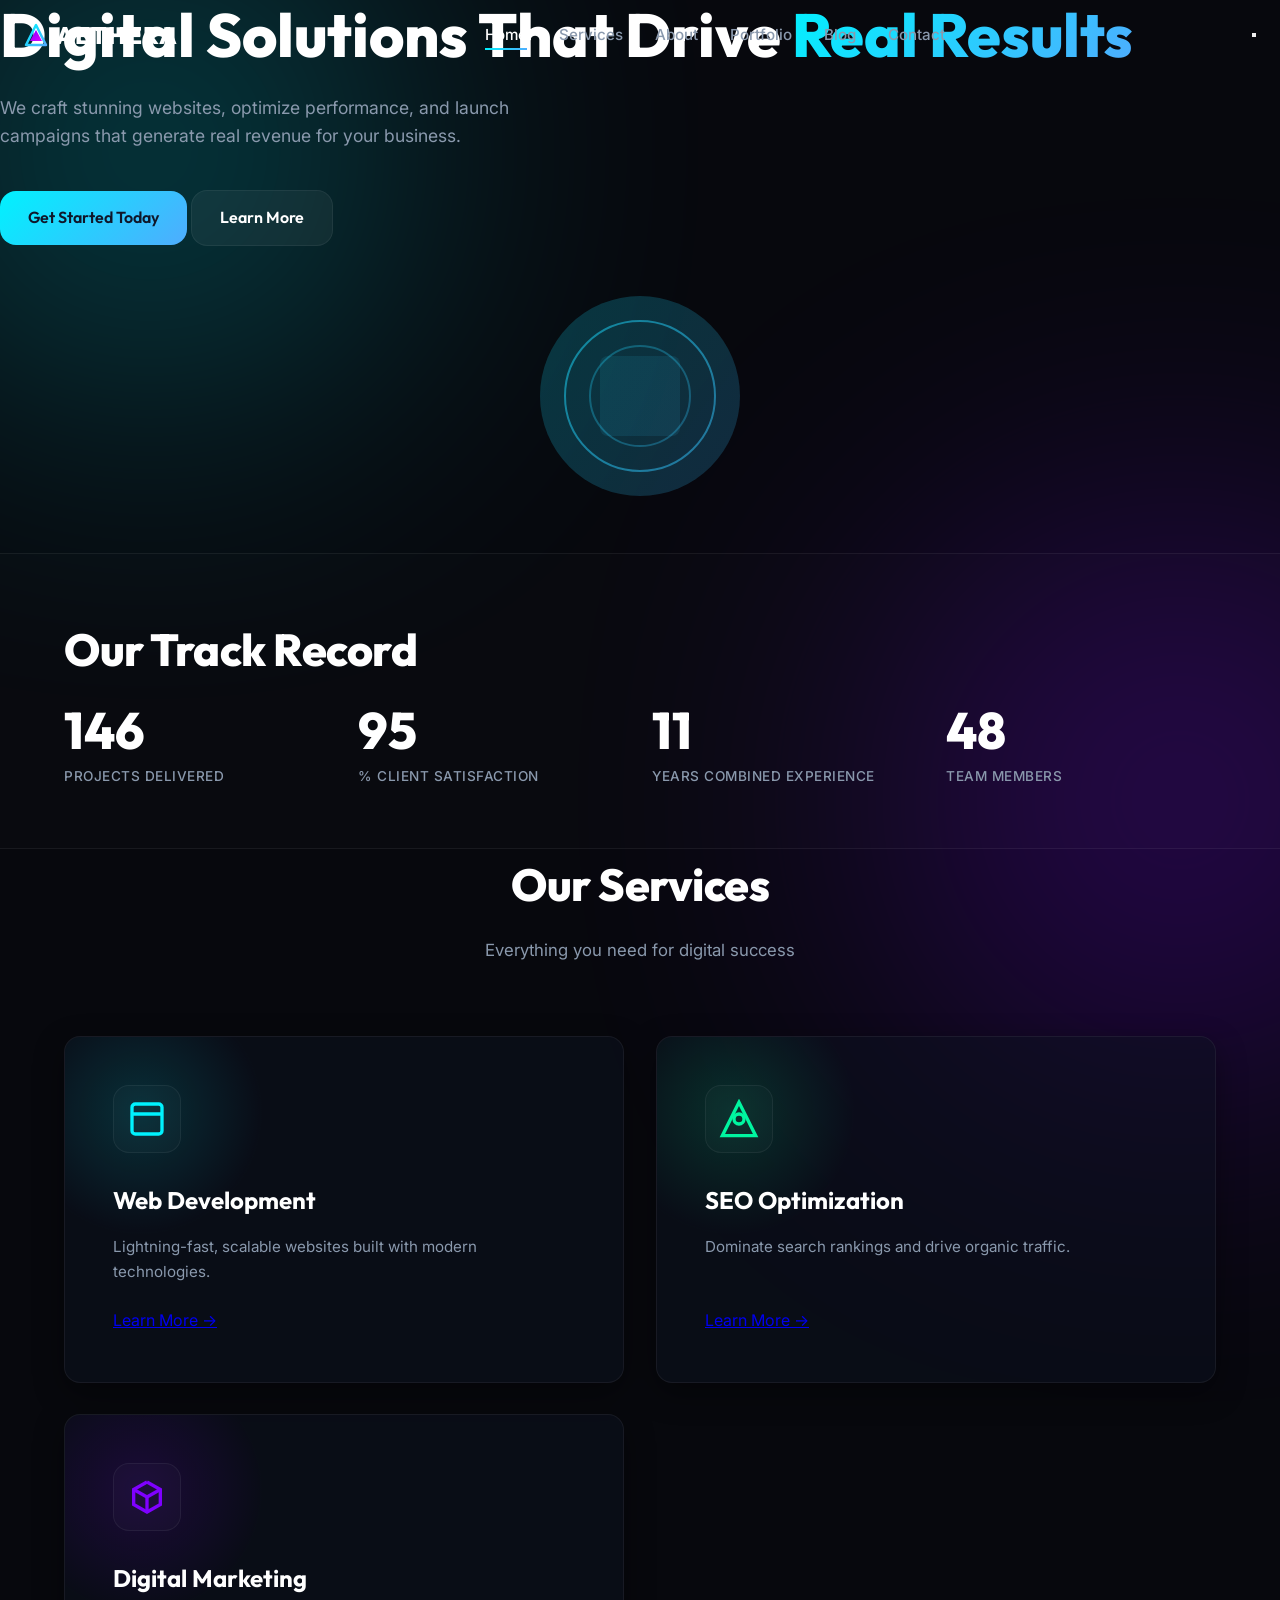
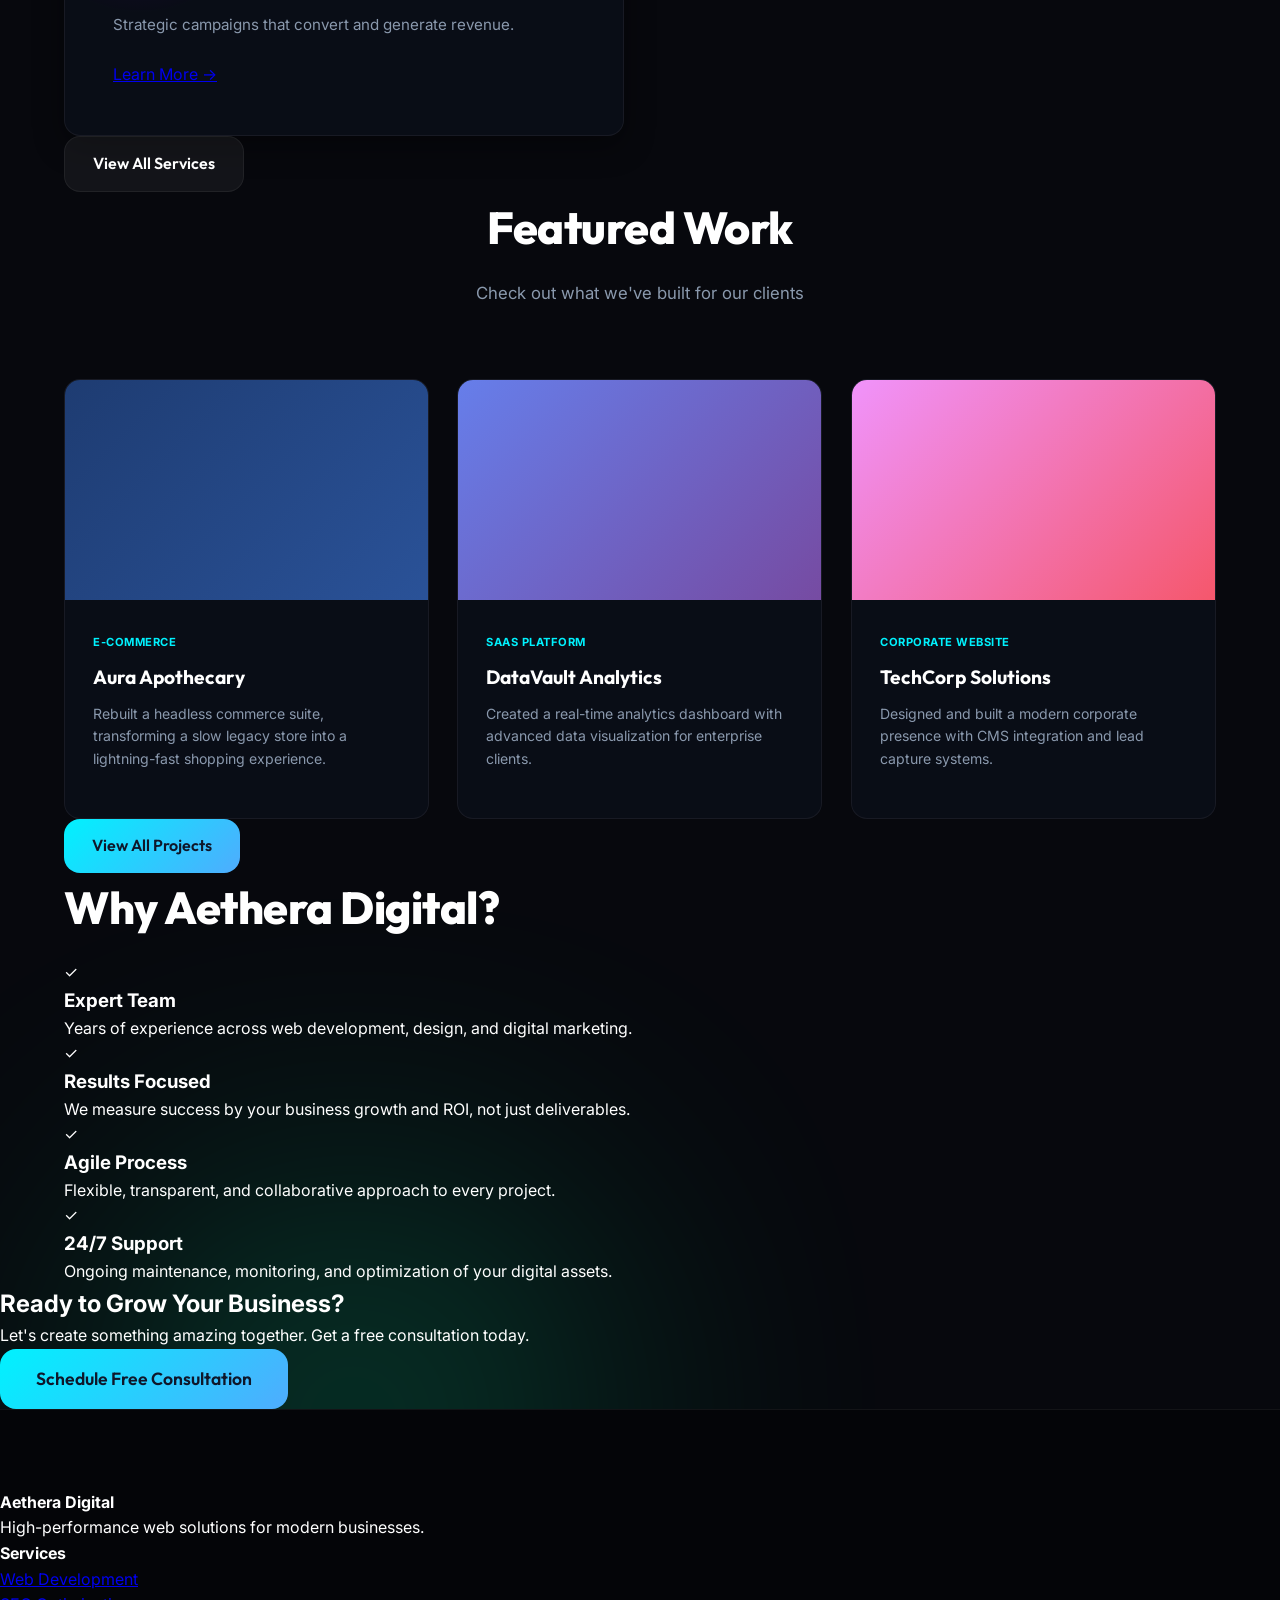
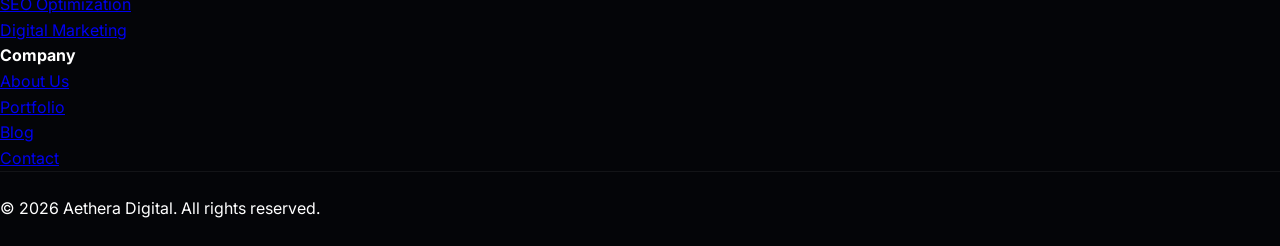
<file: home.html>
<!DOCTYPE html>
<html lang="en">
<head>
    <meta charset="UTF-8">
    <meta name="viewport" content="width=device-width, initial-scale=1.0">
    <title>Aethera Digital | High-Performance Web Solutions & Digital Marketing</title>
    <meta name="description" content="Aethera Digital crafts stunning, lightning-fast websites, optimizes core web vitals, boosts search rankings, and runs revenue-generating digital marketing campaigns.">
    <link rel="canonical" href="https://aethera-solutions.vercel.app/">
    <meta property="og:title" content="Aethera Digital | High-Performance Web Solutions & Digital Marketing">
    <meta property="og:description" content="Aethera Digital crafts stunning, lightning-fast websites, optimizes core web vitals, boosts search rankings, and runs revenue-generating digital marketing campaigns.">
    <meta property="og:type" content="website">
    <meta property="og:url" content="https://aethera-solutions.vercel.app/">
    <!-- Google Fonts -->
    <link rel="preconnect" href="https://fonts.googleapis.com">
    <link rel="preconnect" href="https://fonts.gstatic.com" crossorigin>
    <link href="https://fonts.googleapis.com/css2?family=Inter:wght@300;400;500;600;700&family=Outfit:wght@400;500;600;700;800&display=swap" rel="stylesheet">
    <link rel="stylesheet" href="style.css">
</head>
<body>

    <!-- Ambient Background Lighting Glows -->
    <div class="ambient-glow glow-1"></div>
    <div class="ambient-glow glow-2"></div>
    <div class="ambient-glow glow-3"></div>

    <!-- Navigation Header -->
    <header id="main-header" class="site-header">
        <div class="header-container">
            <a href="home.html" class="logo" id="header-logo">
                <span class="logo-icon">
                    <svg width="24" height="24" viewBox="0 0 24 24" fill="none" xmlns="http://www.w3.org/2000/svg">
                        <path d="M12 2L2 22h20L12 2z" stroke="url(#logo-grad)" stroke-width="2.5" stroke-linejoin="round"/>
                        <path d="M12 7l6 11H6l6-11z" fill="url(#logo-grad-inner)"/>
                        <defs>
                            <linearGradient id="logo-grad" x1="2" y1="2" x2="22" y2="22" gradientUnits="userSpaceOnUse">
                                <stop stop-color="#00f2fe"/>
                                <stop offset="1" stop-color="#4facfe"/>
                            </linearGradient>
                            <linearGradient id="logo-grad-inner" x1="6" y1="7" x2="18" y2="18" gradientUnits="userSpaceOnUse">
                                <stop stop-color="#7f00ff"/>
                                <stop offset="1" stop-color="#e100ff"/>
                            </linearGradient>
                        </defs>
                    </svg>
                </span>
                AETHERA
            </a>
            
            <nav class="nav-menu" id="nav-menu">
                <ul>
                    <li><a href="home.html" class="nav-link active">Home</a></li>
                    <li><a href="services.html" class="nav-link">Services</a></li>
                    <li><a href="about.html" class="nav-link">About</a></li>
                    <li><a href="portfolio.html" class="nav-link">Portfolio</a></li>
                    <li><a href="blog.html" class="nav-link">Blog</a></li>
                    <li><a href="contact.html" class="nav-link">Contact</a></li>
                </ul>
            </nav>

            <button class="mobile-menu-btn" id="mobile-menu-btn">
                <span></span>
                <span></span>
                <span></span>
            </button>
        </div>
    </header>

    <!-- Hero Section -->
    <section class="hero">
        <div class="hero-content scroll-reveal fade-up">
            <h1 class="hero-title">Digital Solutions That Drive <span class="gradient-text">Real Results</span></h1>
            <p class="hero-subtitle">We craft stunning websites, optimize performance, and launch campaigns that generate real revenue for your business.</p>
            <div class="hero-cta">
                <a href="contact.html" class="btn btn-primary glowing-btn">Get Started Today</a>
                <a href="services.html" class="btn btn-secondary">Learn More</a>
            </div>
        </div>
        <div class="hero-visual scroll-reveal fade-up delay-1">
            <div class="hero-graphic">
                <svg width="400" height="300" viewBox="0 0 400 300" fill="none" xmlns="http://www.w3.org/2000/svg">
                    <defs>
                        <linearGradient id="hero-grad" x1="0" y1="0" x2="400" y2="300" gradientUnits="userSpaceOnUse">
                            <stop stop-color="#00f2fe"/>
                            <stop offset="1" stop-color="#4facfe"/>
                        </linearGradient>
                    </defs>
                    <circle cx="200" cy="150" r="100" fill="url(#hero-grad)" opacity="0.2" class="animate-pulse"/>
                    <circle cx="200" cy="150" r="75" stroke="url(#hero-grad)" stroke-width="2" fill="none" opacity="0.5"/>
                    <circle cx="200" cy="150" r="50" stroke="url(#hero-grad)" stroke-width="2" fill="none" opacity="0.3"/>
                    <rect x="160" y="110" width="80" height="80" fill="url(#hero-grad)" opacity="0.1" rx="8"/>
                </svg>
            </div>
        </div>
    </section>

    <!-- Stats Section -->
    <section class="stats-section scroll-reveal">
        <div class="container">
            <h2 class="section-title scroll-reveal fade-up">Our Track Record</h2>
            <div class="stats-grid">
                <div class="stat-card scroll-reveal fade-up">
                    <div class="stat-number" data-target="150">0</div>
                    <div class="stat-label">Projects Delivered</div>
                </div>
                <div class="stat-card scroll-reveal fade-up delay-1">
                    <div class="stat-number" data-target="98">0</div>
                    <div class="stat-label">% Client Satisfaction</div>
                </div>
                <div class="stat-card scroll-reveal fade-up delay-2">
                    <div class="stat-number" data-target="12">0</div>
                    <div class="stat-label">Years Combined Experience</div>
                </div>
                <div class="stat-card scroll-reveal fade-up delay-3">
                    <div class="stat-number" data-target="50">0</div>
                    <div class="stat-label">Team Members</div>
                </div>
            </div>
        </div>
    </section>

    <!-- Services Preview Section -->
    <section class="services-preview scroll-reveal">
        <div class="container">
            <div class="section-header scroll-reveal fade-up">
                <h2 class="section-title">Our Services</h2>
                <p class="section-subtitle">Everything you need for digital success</p>
            </div>

            <div class="services-grid">
                <div class="service-card scroll-reveal fade-up">
                    <div class="service-glow" style="background: radial-gradient(circle, rgba(0,242,254,0.15) 0%, transparent 70%);"></div>
                    <div class="service-icon-box">
                        <svg width="40" height="40" viewBox="0 0 24 24" fill="none" stroke="#00f2fe" stroke-width="2">
                            <rect x="3" y="3" width="18" height="18" rx="2"/>
                            <line x1="3" y1="9" x2="21" y2="9"/>
                        </svg>
                    </div>
                    <h3 class="service-card-title">Web Development</h3>
                    <p class="service-card-desc">Lightning-fast, scalable websites built with modern technologies.</p>
                    <a href="services.html" class="service-link">Learn More →</a>
                </div>

                <div class="service-card scroll-reveal fade-up delay-1">
                    <div class="service-glow" style="background: radial-gradient(circle, rgba(0,245,160,0.15) 0%, transparent 70%);"></div>
                    <div class="service-icon-box">
                        <svg width="40" height="40" viewBox="0 0 24 24" fill="none" stroke="#00f5a0" stroke-width="2">
                            <path d="M12 2L2 22h20L12 2z"/>
                            <circle cx="12" cy="12" r="3"/>
                        </svg>
                    </div>
                    <h3 class="service-card-title">SEO Optimization</h3>
                    <p class="service-card-desc">Dominate search rankings and drive organic traffic.</p>
                    <a href="services.html" class="service-link">Learn More →</a>
                </div>

                <div class="service-card scroll-reveal fade-up delay-2">
                    <div class="service-glow" style="background: radial-gradient(circle, rgba(127,0,255,0.15) 0%, transparent 70%);"></div>
                    <div class="service-icon-box">
                        <svg width="40" height="40" viewBox="0 0 24 24" fill="none" stroke="#7f00ff" stroke-width="2">
                            <polyline points="12 3 20 7.5 20 16.5 12 21 4 16.5 4 7.5 12 3"/>
                            <line x1="12" y1="12" x2="20" y2="7.5"/>
                            <line x1="12" y1="12" x2="12" y2="21"/>
                            <line x1="12" y1="12" x2="4" y2="7.5"/>
                        </svg>
                    </div>
                    <h3 class="service-card-title">Digital Marketing</h3>
                    <p class="service-card-desc">Strategic campaigns that convert and generate revenue.</p>
                    <a href="services.html" class="service-link">Learn More →</a>
                </div>
            </div>

            <div class="services-cta scroll-reveal fade-up">
                <a href="services.html" class="btn btn-secondary">View All Services</a>
            </div>
        </div>
    </section>

    <!-- Featured Projects -->
    <section class="featured-projects scroll-reveal">
        <div class="container">
            <div class="section-header scroll-reveal fade-up">
                <h2 class="section-title">Featured Work</h2>
                <p class="section-subtitle">Check out what we've built for our clients</p>
            </div>

            <div class="portfolio-grid">
                <div class="port-card scroll-reveal fade-up">
                    <div class="port-img">
                        <div class="port-img-bg" style="background: linear-gradient(135deg, #1e3c72, #2a5298);"></div>
                    </div>
                    <div class="port-body">
                        <span class="port-tag">E-Commerce</span>
                        <h3 class="port-title">Aura Apothecary</h3>
                        <p class="port-desc">Rebuilt a headless commerce suite, transforming a slow legacy store into a lightning-fast shopping experience.</p>
                    </div>
                </div>

                <div class="port-card scroll-reveal fade-up delay-1">
                    <div class="port-img">
                        <div class="port-img-bg" style="background: linear-gradient(135deg, #667eea, #764ba2);"></div>
                    </div>
                    <div class="port-body">
                        <span class="port-tag">SaaS Platform</span>
                        <h3 class="port-title">DataVault Analytics</h3>
                        <p class="port-desc">Created a real-time analytics dashboard with advanced data visualization for enterprise clients.</p>
                    </div>
                </div>

                <div class="port-card scroll-reveal fade-up delay-2">
                    <div class="port-img">
                        <div class="port-img-bg" style="background: linear-gradient(135deg, #f093fb, #f5576c);"></div>
                    </div>
                    <div class="port-body">
                        <span class="port-tag">Corporate Website</span>
                        <h3 class="port-title">TechCorp Solutions</h3>
                        <p class="port-desc">Designed and built a modern corporate presence with CMS integration and lead capture systems.</p>
                    </div>
                </div>
            </div>

            <div class="portfolio-cta scroll-reveal fade-up">
                <a href="portfolio.html" class="btn btn-primary">View All Projects</a>
            </div>
        </div>
    </section>

    <!-- Why Us Section -->
    <section class="why-us scroll-reveal">
        <div class="container">
            <h2 class="section-title scroll-reveal fade-up">Why Aethera Digital?</h2>
            <div class="why-us-grid">
                <div class="why-card scroll-reveal fade-up">
                    <div class="why-icon">✓</div>
                    <h3>Expert Team</h3>
                    <p>Years of experience across web development, design, and digital marketing.</p>
                </div>
                <div class="why-card scroll-reveal fade-up delay-1">
                    <div class="why-icon">✓</div>
                    <h3>Results Focused</h3>
                    <p>We measure success by your business growth and ROI, not just deliverables.</p>
                </div>
                <div class="why-card scroll-reveal fade-up delay-2">
                    <div class="why-icon">✓</div>
                    <h3>Agile Process</h3>
                    <p>Flexible, transparent, and collaborative approach to every project.</p>
                </div>
                <div class="why-card scroll-reveal fade-up delay-3">
                    <div class="why-icon">✓</div>
                    <h3>24/7 Support</h3>
                    <p>Ongoing maintenance, monitoring, and optimization of your digital assets.</p>
                </div>
            </div>
        </div>
    </section>

    <!-- CTA Section -->
    <section class="cta-main scroll-reveal">
        <h2>Ready to Grow Your Business?</h2>
        <p>Let's create something amazing together. Get a free consultation today.</p>
        <a href="contact.html" class="btn btn-primary glowing-btn btn-lg">Schedule Free Consultation</a>
    </section>

    <!-- Footer -->
    <footer class="site-footer">
        <div class="footer-content">
            <div class="footer-section">
                <h4>Aethera Digital</h4>
                <p>High-performance web solutions for modern businesses.</p>
            </div>
            <div class="footer-section">
                <h4>Services</h4>
                <ul>
                    <li><a href="services.html">Web Development</a></li>
                    <li><a href="services.html">SEO Optimization</a></li>
                    <li><a href="services.html">Digital Marketing</a></li>
                </ul>
            </div>
            <div class="footer-section">
                <h4>Company</h4>
                <ul>
                    <li><a href="about.html">About Us</a></li>
                    <li><a href="portfolio.html">Portfolio</a></li>
                    <li><a href="blog.html">Blog</a></li>
                    <li><a href="contact.html">Contact</a></li>
                </ul>
            </div>
        </div>
        <div class="footer-bottom">
            <p>&copy; <span id="current-year">2026</span> Aethera Digital. All rights reserved.</p>
        </div>
    </footer>

    <script src="app.js"></script>
</body>
</html>
</file>
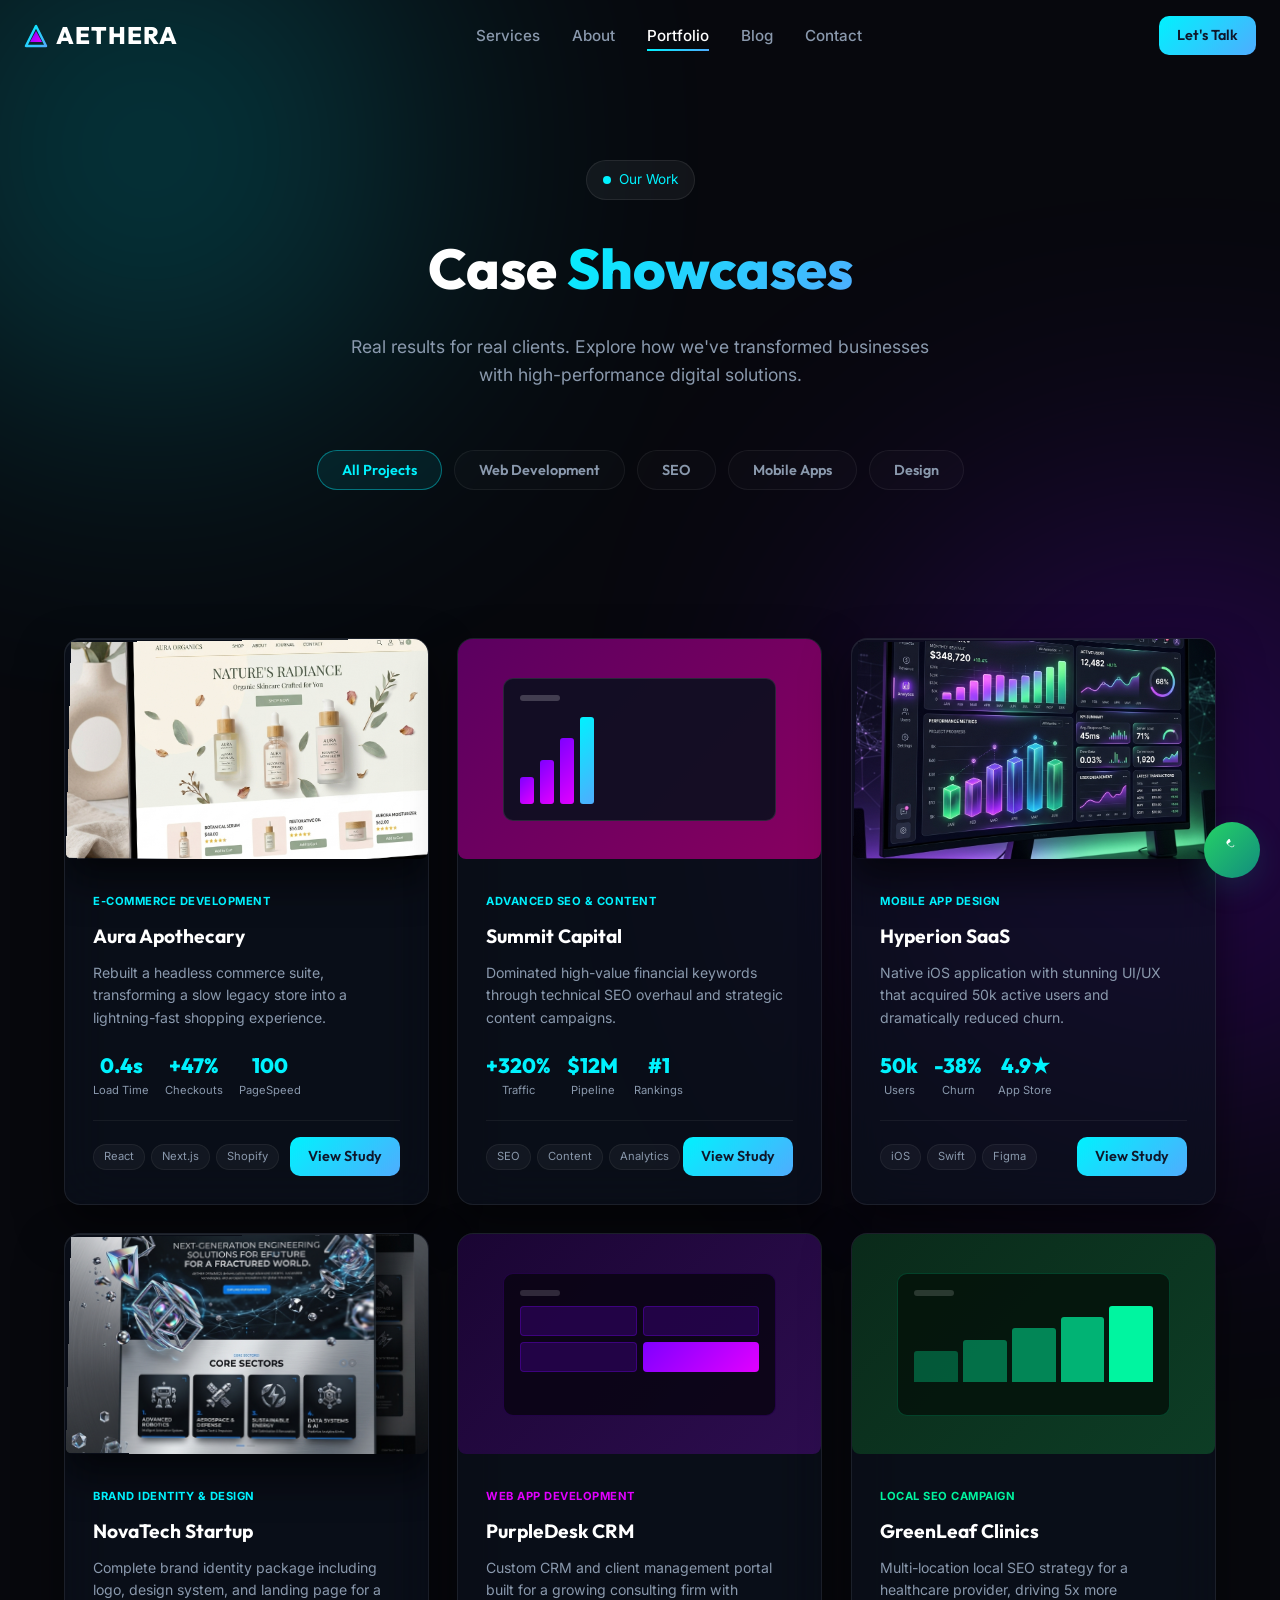
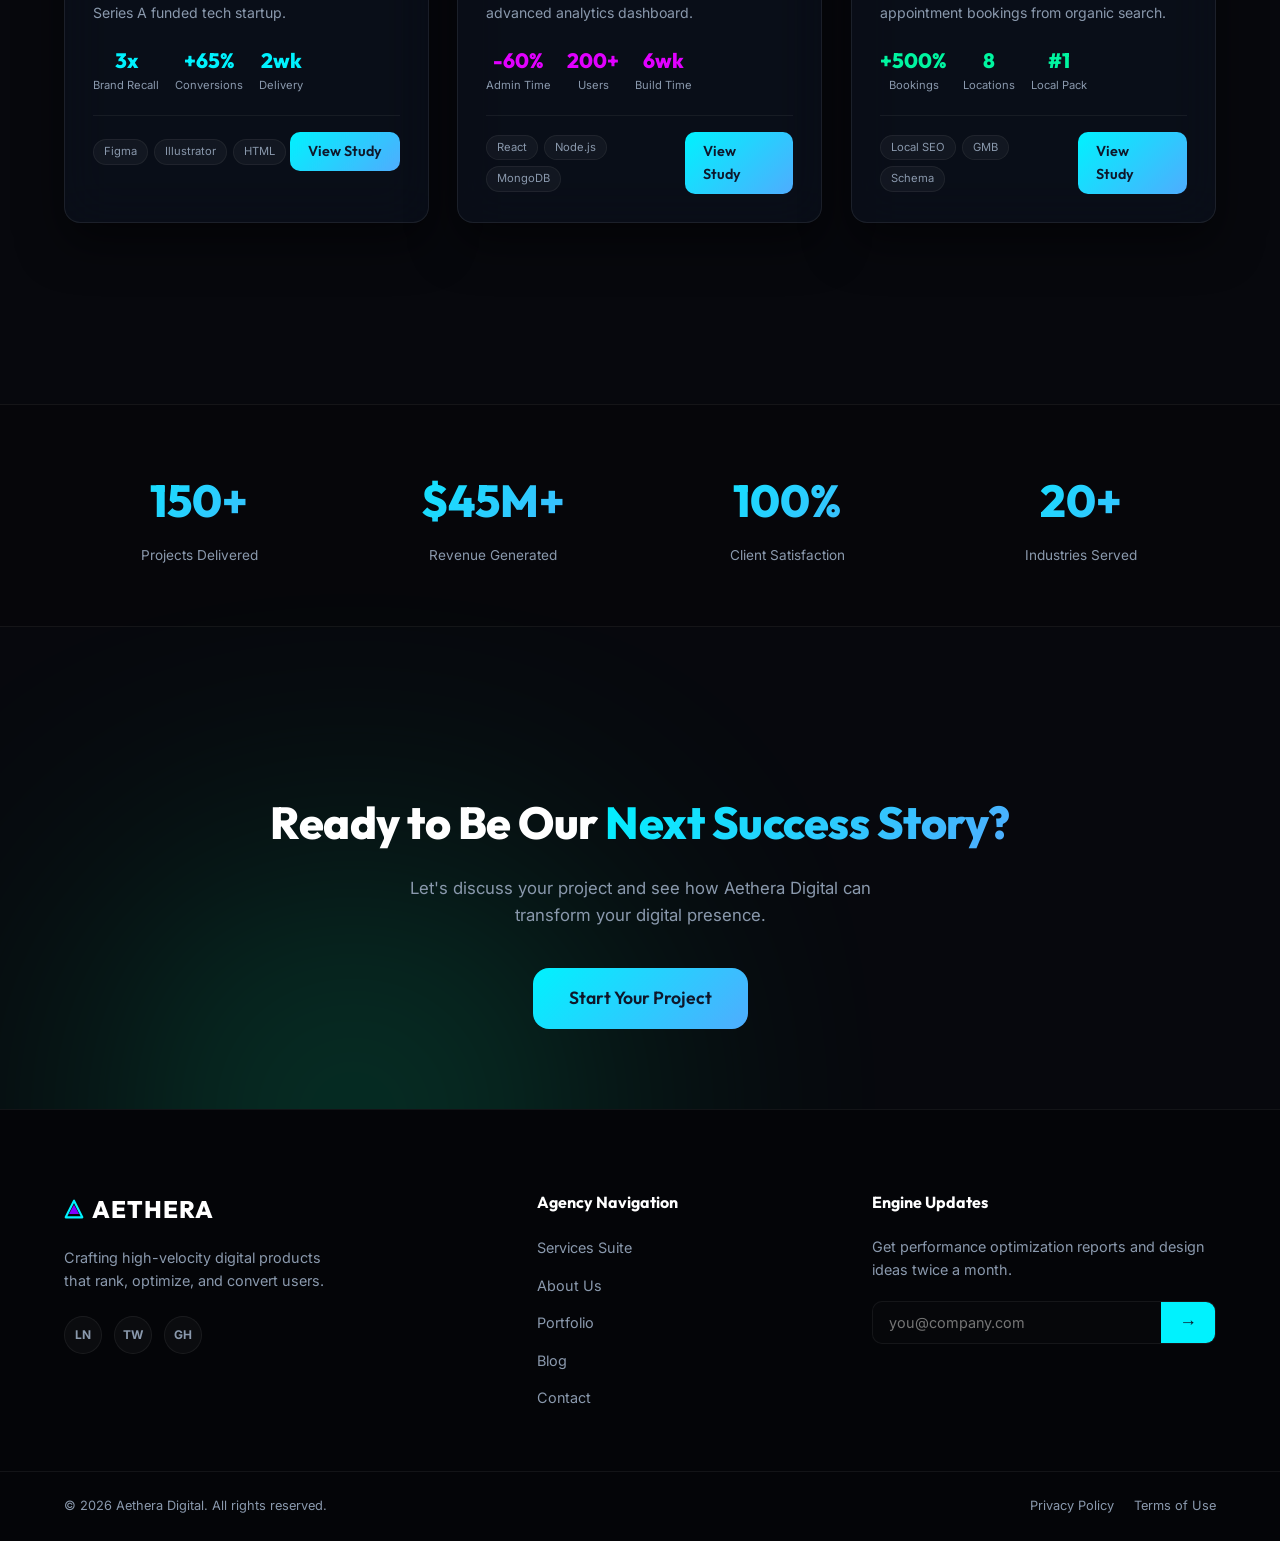
<file: portfolio.html>
<!DOCTYPE html>
<html lang="en">
<head>
    <meta charset="UTF-8">
    <meta name="viewport" content="width=device-width, initial-scale=1.0">
    <title>Portfolio | Aethera Digital</title>
    <meta name="description" content="Explore Aethera Digital's portfolio of high-performance websites, mobile apps, and digital marketing campaigns.">
    <link rel="canonical" href="https://aethera-solutions.vercel.app/portfolio.html">
    <meta property="og:title" content="Portfolio | Aethera Digital">
    <meta property="og:description" content="Explore Aethera Digital's portfolio of high-performance websites, mobile apps, and digital marketing campaigns.">
    <meta property="og:type" content="website">
    <meta property="og:url" content="https://aethera-solutions.vercel.app/portfolio.html">
    <link rel="preconnect" href="https://fonts.googleapis.com">
    <link rel="preconnect" href="https://fonts.gstatic.com" crossorigin>
    <link href="https://fonts.googleapis.com/css2?family=Inter:wght@300;400;500;600;700&family=Outfit:wght@400;500;600;700;800&display=swap" rel="stylesheet">
    <link rel="stylesheet" href="style.css">
    
</head>
<body>
    <div class="ambient-glow glow-1"></div>
    <div class="ambient-glow glow-2"></div>
    <div class="ambient-glow glow-3"></div>

    <header id="main-header" class="site-header">
        <div class="header-container">
            <a href="index.html" class="logo">
                <span class="logo-icon">
                    <svg width="24" height="24" viewBox="0 0 24 24" fill="none" xmlns="http://www.w3.org/2000/svg">
                        <path d="M12 2L2 22h20L12 2z" stroke="url(#logo-grad)" stroke-width="2.5" stroke-linejoin="round"/>
                        <path d="M12 7l6 11H6l6-11z" fill="url(#logo-grad-inner)"/>
                        <defs>
                            <linearGradient id="logo-grad" x1="2" y1="2" x2="22" y2="22" gradientUnits="userSpaceOnUse"><stop stop-color="#00f2fe"/><stop offset="1" stop-color="#4facfe"/></linearGradient>
                            <linearGradient id="logo-grad-inner" x1="6" y1="7" x2="18" y2="18" gradientUnits="userSpaceOnUse"><stop stop-color="#7f00ff"/><stop offset="1" stop-color="#e100ff"/></linearGradient>
                        </defs>
                    </svg>
                </span>
                AETHERA
            </a>
            <nav class="nav-menu">
                <ul>
                    <li><a href="services.html" class="nav-link">Services</a></li>
                    <li><a href="about.html" class="nav-link">About</a></li>
                    <li><a href="portfolio.html" class="nav-link active">Portfolio</a></li>
                    <li><a href="blog.html" class="nav-link">Blog</a></li>
                    <li><a href="contact.html" class="nav-link">Contact</a></li>
                </ul>
            </nav>
            <div class="nav-actions">
                <a href="contact.html" class="btn btn-primary btn-sm glowing-btn">Let's Talk</a>
                <button class="mobile-nav-toggle" id="mobile-toggle" aria-label="Toggle Menu">
                    <span class="hamburger-line"></span><span class="hamburger-line"></span><span class="hamburger-line"></span>
                </button>
            </div>
        </div>
    </header>

    <div class="mobile-nav-overlay" id="mobile-overlay">
        <nav class="mobile-nav-links">
            <a href="services.html" class="mobile-link">Services</a>
            <a href="about.html" class="mobile-link">About</a>
            <a href="portfolio.html" class="mobile-link">Portfolio</a>
            <a href="blog.html" class="mobile-link">Blog</a>
            <a href="contact.html" class="mobile-link">Contact</a>
            <a href="contact.html" class="btn btn-primary glowing-btn mobile-cta">Let's Talk</a>
        </nav>
    </div>

    <main>
        <section class="page-hero">
            <div class="container">
                <div class="scroll-reveal fade-up">
                    <div class="page-hero-badge"><span class="pulse-dot"></span> Our Work</div>
                    <h1 class="page-hero-title">Case <span class="gradient-text">Showcases</span></h1>
                    <p class="page-hero-sub">Real results for real clients. Explore how we've transformed businesses with high-performance digital solutions.</p>
                </div>
                <div class="filter-bar scroll-reveal fade-up delay-1">
                    <button class="filter-btn active" onclick="filterProjects('all', this)">All Projects</button>
                    <button class="filter-btn" onclick="filterProjects('webdev', this)">Web Development</button>
                    <button class="filter-btn" onclick="filterProjects('seo', this)">SEO</button>
                    <button class="filter-btn" onclick="filterProjects('mobile', this)">Mobile Apps</button>
                    <button class="filter-btn" onclick="filterProjects('design', this)">Design</button>
                </div>
            </div>
        </section>

        <section style="padding: 0 0 100px;">
            <div class="container">
                <div class="portfolio-full-grid" id="portfolio-grid">
                    <!-- Project 1 -->
                    <div class="port-card card-glass-3d tilt-card scroll-reveal fade-up" data-cat="webdev">
                        <div class="tilt-card-content">
                            <div class="port-img three-d-image-wrapper" style="height: 220px; overflow: hidden; border-radius: 8px;">
                                <img src="images/aura_apothecary.png" alt="Aura Apothecary E-Commerce" class="three-d-image" style="width: 100%; height: 100%; object-fit: cover;">
                            </div>
                            <div class="port-body">
                                <span class="port-tag">E-Commerce Development</span>
                                <h3 class="port-title">Aura Apothecary</h3>
                                <p class="port-desc">Rebuilt a headless commerce suite, transforming a slow legacy store into a lightning-fast shopping experience.</p>
                                <div class="port-metrics">
                                    <div class="metric"><div class="metric-val">0.4s</div><div class="metric-label">Load Time</div></div>
                                    <div class="metric"><div class="metric-val">+47%</div><div class="metric-label">Checkouts</div></div>
                                    <div class="metric"><div class="metric-val">100</div><div class="metric-label">PageSpeed</div></div>
                                </div>
                                <div class="port-footer">
                                    <div class="port-tech"><span class="tech-tag">React</span><span class="tech-tag">Next.js</span><span class="tech-tag">Shopify</span></div>
                                    <a href="contact.html" class="btn btn-primary btn-sm">View Study</a>
                                </div>
                            </div>
                        </div>
                    </div>
                    <!-- Project 2 -->
                    <div class="port-card card-glass-3d tilt-card scroll-reveal fade-up delay-1" data-cat="seo">
                        <div class="tilt-card-content">
                            <div class="port-img" style="height: 220px; overflow: hidden; border-radius: 8px;">
                                <div class="port-img-bg" style="background: linear-gradient(135deg, #5b0060, #870060); height: 100%; display: flex; align-items: center; justify-content: center;">
                                    <div style="background: rgba(10,15,30,0.9); border-radius: 10px; border: 1px solid rgba(255,255,255,0.1); padding: 16px; width: 75%; height: 65%; display: flex; flex-direction: column; gap: 8px;">
                                        <div style="height: 6px; width: 40px; background: rgba(255,255,255,0.2); border-radius: 3px;"></div>
                                        <div style="display: flex; align-items: flex-end; gap: 6px; flex: 1; padding-top: 8px;">
                                            <div style="height: 30%; width: 14px; background: linear-gradient(135deg,#7f00ff,#e100ff); border-radius: 3px;"></div>
                                            <div style="height: 50%; width: 14px; background: linear-gradient(135deg,#7f00ff,#e100ff); border-radius: 3px;"></div>
                                            <div style="height: 75%; width: 14px; background: linear-gradient(135deg,#7f00ff,#e100ff); border-radius: 3px;"></div>
                                            <div style="height: 100%; width: 14px; background: linear-gradient(135deg,#00f2fe,#4facfe); border-radius: 3px;"></div>
                                        </div>
                                    </div>
                                </div>
                            </div>
                            <div class="port-body">
                                <span class="port-tag">Advanced SEO & Content</span>
                                <h3 class="port-title">Summit Capital</h3>
                                <p class="port-desc">Dominated high-value financial keywords through technical SEO overhaul and strategic content campaigns.</p>
                                <div class="port-metrics">
                                    <div class="metric"><div class="metric-val">+320%</div><div class="metric-label">Traffic</div></div>
                                    <div class="metric"><div class="metric-val">$12M</div><div class="metric-label">Pipeline</div></div>
                                    <div class="metric"><div class="metric-val">#1</div><div class="metric-label">Rankings</div></div>
                                </div>
                                <div class="port-footer">
                                    <div class="port-tech"><span class="tech-tag">SEO</span><span class="tech-tag">Content</span><span class="tech-tag">Analytics</span></div>
                                    <a href="contact.html" class="btn btn-primary btn-sm">View Study</a>
                                </div>
                            </div>
                        </div>
                    </div>
                    <!-- Project 3 -->
                    <div class="port-card card-glass-3d tilt-card scroll-reveal fade-up delay-2" data-cat="mobile">
                        <div class="tilt-card-content">
                            <div class="port-img three-d-image-wrapper" style="height: 220px; overflow: hidden; border-radius: 8px;">
                                <img src="images/datavault_analytics.png" alt="DataVault Analytics SaaS" class="three-d-image" style="width: 100%; height: 100%; object-fit: cover;">
                            </div>
                            <div class="port-body">
                                <span class="port-tag">Mobile App Design</span>
                                <h3 class="port-title">Hyperion SaaS</h3>
                                <p class="port-desc">Native iOS application with stunning UI/UX that acquired 50k active users and dramatically reduced churn.</p>
                                <div class="port-metrics">
                                    <div class="metric"><div class="metric-val">50k</div><div class="metric-label">Users</div></div>
                                    <div class="metric"><div class="metric-val">-38%</div><div class="metric-label">Churn</div></div>
                                    <div class="metric"><div class="metric-val">4.9★</div><div class="metric-label">App Store</div></div>
                                </div>
                                <div class="port-footer">
                                    <div class="port-tech"><span class="tech-tag">iOS</span><span class="tech-tag">Swift</span><span class="tech-tag">Figma</span></div>
                                    <a href="contact.html" class="btn btn-primary btn-sm">View Study</a>
                                </div>
                            </div>
                        </div>
                    </div>
                    <!-- Project 4 -->
                    <div class="port-card card-glass-3d tilt-card scroll-reveal fade-up" data-cat="design">
                        <div class="tilt-card-content">
                            <div class="port-img three-d-image-wrapper" style="height: 220px; overflow: hidden; border-radius: 8px;">
                                <img src="images/techcorp_corporate.png" alt="NovaTech Brand Landing Page" class="three-d-image" style="width: 100%; height: 100%; object-fit: cover;">
                            </div>
                            <div class="port-body">
                                <span class="port-tag">Brand Identity & Design</span>
                                <h3 class="port-title">NovaTech Startup</h3>
                                <p class="port-desc">Complete brand identity package including logo, design system, and landing page for a Series A funded tech startup.</p>
                                <div class="port-metrics">
                                    <div class="metric"><div class="metric-val">3x</div><div class="metric-label">Brand Recall</div></div>
                                    <div class="metric"><div class="metric-val">+65%</div><div class="metric-label">Conversions</div></div>
                                    <div class="metric"><div class="metric-val">2wk</div><div class="metric-label">Delivery</div></div>
                                </div>
                                <div class="port-footer">
                                    <div class="port-tech"><span class="tech-tag">Figma</span><span class="tech-tag">Illustrator</span><span class="tech-tag">HTML</span></div>
                                    <a href="contact.html" class="btn btn-primary btn-sm">View Study</a>
                                </div>
                            </div>
                        </div>
                    </div>
                    <!-- Project 5 -->
                    <div class="port-card card-glass-3d tilt-card scroll-reveal fade-up delay-1" data-cat="webdev">
                        <div class="tilt-card-content">
                            <div class="port-img" style="height: 220px; overflow: hidden; border-radius: 8px;">
                                <div class="port-img-bg" style="background: linear-gradient(135deg, #1a0533, #2d0d4f); height: 100%; display: flex; align-items: center; justify-content: center;">
                                    <div style="background: rgba(10,5,20,0.9); border-radius: 10px; border: 1px solid rgba(127,0,255,0.2); padding: 16px; width: 75%; height: 65%;">
                                        <div style="height: 6px; width: 40px; background: rgba(255,255,255,0.15); border-radius: 3px; margin-bottom: 10px;"></div>
                                        <div style="display: grid; grid-template-columns: 1fr 1fr; gap: 6px;">
                                            <div style="height: 30px; background: rgba(127,0,255,0.2); border: 1px solid rgba(127,0,255,0.3); border-radius: 4px;"></div>
                                            <div style="height: 30px; background: rgba(127,0,255,0.2); border: 1px solid rgba(127,0,255,0.3); border-radius: 4px;"></div>
                                            <div style="height: 30px; background: rgba(127,0,255,0.2); border: 1px solid rgba(127,0,255,0.3); border-radius: 4px;"></div>
                                            <div style="height: 30px; background: linear-gradient(135deg,#7f00ff,#e100ff); border-radius: 4px;"></div>
                                        </div>
                                    </div>
                                </div>
                            </div>
                            <div class="port-body">
                                <span class="port-tag" style="color: #e100ff;">Web App Development</span>
                                <h3 class="port-title">PurpleDesk CRM</h3>
                                <p class="port-desc">Custom CRM and client management portal built for a growing consulting firm with advanced analytics dashboard.</p>
                                <div class="port-metrics">
                                    <div class="metric"><div class="metric-val" style="color: #e100ff;">-60%</div><div class="metric-label">Admin Time</div></div>
                                    <div class="metric"><div class="metric-val" style="color: #e100ff;">200+</div><div class="metric-label">Users</div></div>
                                    <div class="metric"><div class="metric-val" style="color: #e100ff;">6wk</div><div class="metric-label">Build Time</div></div>
                                </div>
                                <div class="port-footer">
                                    <div class="port-tech"><span class="tech-tag">React</span><span class="tech-tag">Node.js</span><span class="tech-tag">MongoDB</span></div>
                                    <a href="contact.html" class="btn btn-primary btn-sm">View Study</a>
                                </div>
                            </div>
                        </div>
                    </div>
                    <!-- Project 6 -->
                    <div class="port-card card-glass-3d tilt-card scroll-reveal fade-up delay-2" data-cat="seo">
                        <div class="tilt-card-content">
                            <div class="port-img" style="height: 220px; overflow: hidden; border-radius: 8px;">
                                <div class="port-img-bg" style="background: linear-gradient(135deg, #0a2a1a, #0d3d25); height: 100%; display: flex; align-items: center; justify-content: center;">
                                    <div style="background: rgba(5,20,12,0.9); border-radius: 10px; border: 1px solid rgba(0,245,160,0.2); padding: 16px; width: 75%; height: 65%;">
                                        <div style="height: 6px; width: 40px; background: rgba(255,255,255,0.15); border-radius: 3px; margin-bottom: 10px;"></div>
                                        <div style="display: flex; align-items: flex-end; gap: 5px; height: 70%;">
                                            <div style="flex:1; background: rgba(0,245,160,0.3); border-radius: 3px 3px 0 0; height: 40%;"></div>
                                            <div style="flex:1; background: rgba(0,245,160,0.4); border-radius: 3px 3px 0 0; height: 55%;"></div>
                                            <div style="flex:1; background: rgba(0,245,160,0.5); border-radius: 3px 3px 0 0; height: 70%;"></div>
                                            <div style="flex:1; background: rgba(0,245,160,0.7); border-radius: 3px 3px 0 0; height: 85%;"></div>
                                            <div style="flex:1; background: #00f5a0; border-radius: 3px 3px 0 0; height: 100%;"></div>
                                        </div>
                                    </div>
                                </div>
                            </div>
                            <div class="port-body">
                                <span class="port-tag" style="color: var(--color-green);">Local SEO Campaign</span>
                                <h3 class="port-title">GreenLeaf Clinics</h3>
                                <p class="port-desc">Multi-location local SEO strategy for a healthcare provider, driving 5x more appointment bookings from organic search.</p>
                                <div class="port-metrics">
                                    <div class="metric"><div class="metric-val" style="color: var(--color-green);">+500%</div><div class="metric-label">Bookings</div></div>
                                    <div class="metric"><div class="metric-val" style="color: var(--color-green);">8</div><div class="metric-label">Locations</div></div>
                                    <div class="metric"><div class="metric-val" style="color: var(--color-green);">#1</div><div class="metric-label">Local Pack</div></div>
                                </div>
                                <div class="port-footer">
                                    <div class="port-tech"><span class="tech-tag">Local SEO</span><span class="tech-tag">GMB</span><span class="tech-tag">Schema</span></div>
                                    <a href="contact.html" class="btn btn-primary btn-sm">View Study</a>
                                </div>
                            </div>
                        </div>
                    </div>
                </div>
            </div>
        </section>

        <!-- Stats Bar -->
        <div class="stats-bar">
            <div class="container">
                <div class="stats-bar-grid">
                    <div class="scroll-reveal fade-up">
                        <div class="bar-stat-num gradient-text">150+</div>
                        <div class="bar-stat-label">Projects Delivered</div>
                    </div>
                    <div class="scroll-reveal fade-up delay-1">
                        <div class="bar-stat-num gradient-text">$45M+</div>
                        <div class="bar-stat-label">Revenue Generated</div>
                    </div>
                    <div class="scroll-reveal fade-up delay-2">
                        <div class="bar-stat-num gradient-text">100%</div>
                        <div class="bar-stat-label">Client Satisfaction</div>
                    </div>
                    <div class="scroll-reveal fade-up delay-3">
                        <div class="bar-stat-num gradient-text">20+</div>
                        <div class="bar-stat-label">Industries Served</div>
                    </div>
                </div>
            </div>
        </div>

        <!-- CTA -->
        <section style="padding: 80px 0; text-align: center;">
            <div class="container">
                <div class="scroll-reveal fade-up">
                    <h2 class="section-title">Ready to Be Our <span class="gradient-text">Next Success Story?</span></h2>
                    <p class="section-subtitle" style="margin: 0 auto 40px; max-width: 500px;">Let's discuss your project and see how Aethera Digital can transform your digital presence.</p>
                    <a href="contact.html" class="btn btn-primary btn-lg glowing-btn">Start Your Project</a>
                </div>
            </div>
        </section>
    </main>

    <footer class="site-footer">
        <div class="container footer-container">
            <div class="footer-brand">
                <a href="index.html" class="logo footer-logo">
                    <span class="logo-icon">
                        <svg width="20" height="20" viewBox="0 0 24 24" fill="none"><path d="M12 2L2 22h20L12 2z" stroke="#00f2fe" stroke-width="2.5" stroke-linejoin="round"/><path d="M12 7l6 11H6l6-11z" fill="#7f00ff"/></svg>
                    </span>AETHERA
                </a>
                <p class="footer-desc">Crafting high-velocity digital products that rank, optimize, and convert users.</p>
                <div class="footer-socials">
                    <a href="#" aria-label="LinkedIn" class="social-link">LN</a>
                    <a href="#" aria-label="Twitter" class="social-link">TW</a>
                    <a href="#" aria-label="GitHub" class="social-link">GH</a>
                </div>
            </div>
            <div class="footer-links">
                <h4>Agency Navigation</h4>
                <ul>
                    <li><a href="services.html">Services Suite</a></li>
                    <li><a href="about.html">About Us</a></li>
                    <li><a href="portfolio.html">Portfolio</a></li>
                    <li><a href="blog.html">Blog</a></li>
                    <li><a href="contact.html">Contact</a></li>
                </ul>
            </div>
            <div class="footer-newsletter">
                <h4>Engine Updates</h4>
                <p>Get performance optimization reports and design ideas twice a month.</p>
                <form class="newsletter-form" onsubmit="event.preventDefault(); alert('Subscribed!'); this.reset();">
                    <input type="email" placeholder="you@company.com" required class="newsletter-input">
                    <button type="submit" class="newsletter-btn">→</button>
                </form>
            </div>
        </div>
        <div class="footer-bottom">
            <div class="container bottom-container">
                <p class="copyright">&copy; 2026 Aethera Digital. All rights reserved.</p>
                <div class="bottom-policies"><a href="#">Privacy Policy</a><a href="#">Terms of Use</a></div>
            </div>
        </div>
    </footer>

    <script src="app.js"></script>
    <script>
        function filterProjects(cat, btn) {
            document.querySelectorAll('.filter-btn').forEach(b => b.classList.remove('active'));
            btn.classList.add('active');
            document.querySelectorAll('.port-card').forEach(card => {
                if (cat === 'all' || card.dataset.cat === cat) {
                    card.style.display = 'block';
                } else {
                    card.style.display = 'none';
                }
            });
        }
    </script>
    <a href="https://wa.me/923195885023?text=Hello%20Aethera%20Digital%2C%20I%20found%20your%20site%20and%20would%20like%20to%20discuss%20a%20project" class="whatsapp-float" target="_blank" rel="noopener">
        <svg viewBox="0 0 24 24" fill="none" xmlns="http://www.w3.org/2000/svg" aria-hidden="true"><path d="M20.5 3.5c-2.5-2.5-6.6-2.8-9.6-.7-3 2.1-4.4 6-3.4 9.5L3 21l8.7-4.2c3.5 1 7.4-.4 9.5-3.4 2.1-3 .2-7.1-2.7-9.9z" stroke="rgba(255,255,255,0.9)" stroke-width="0" fill="rgba(0,0,0,0)"/><path d="M16.6 7.9c-.4-.2-1.9-.9-2.2-1-.3-.1-.5-.2-.7.2-.2.4-.8 1-1 1.2-.2.2-.4.2-.9 0-.5-.2-2-0-3.8-2.3-.6-.8-.3-1.2.2-1.5.6-.3 1.3-.8 1.6-1 .3-.2.4-.4.6-.6.2-.2.1-.5 0-.7-.1-.2-.7-1.7-1-2.3-.3-.6-.7-.5-1-0-.3.5-1 1.3-1.4 1.7-.4.4-.9.9-1.1 1.7-.2.8.2 1.5.5 2 .3.5 1 1.1 1.8 1.8.8.7 1.7 1.3 2.5 1.6.8.3 1.3.4 1.8.3.5-.1 1.5-.6 1.7-1 .2-.4.2-.8 0-1.1-.2-.3-1.1-1-1.5-1.2z" fill="#fff"/></svg>
    </a>

</body>
</html>
</file>
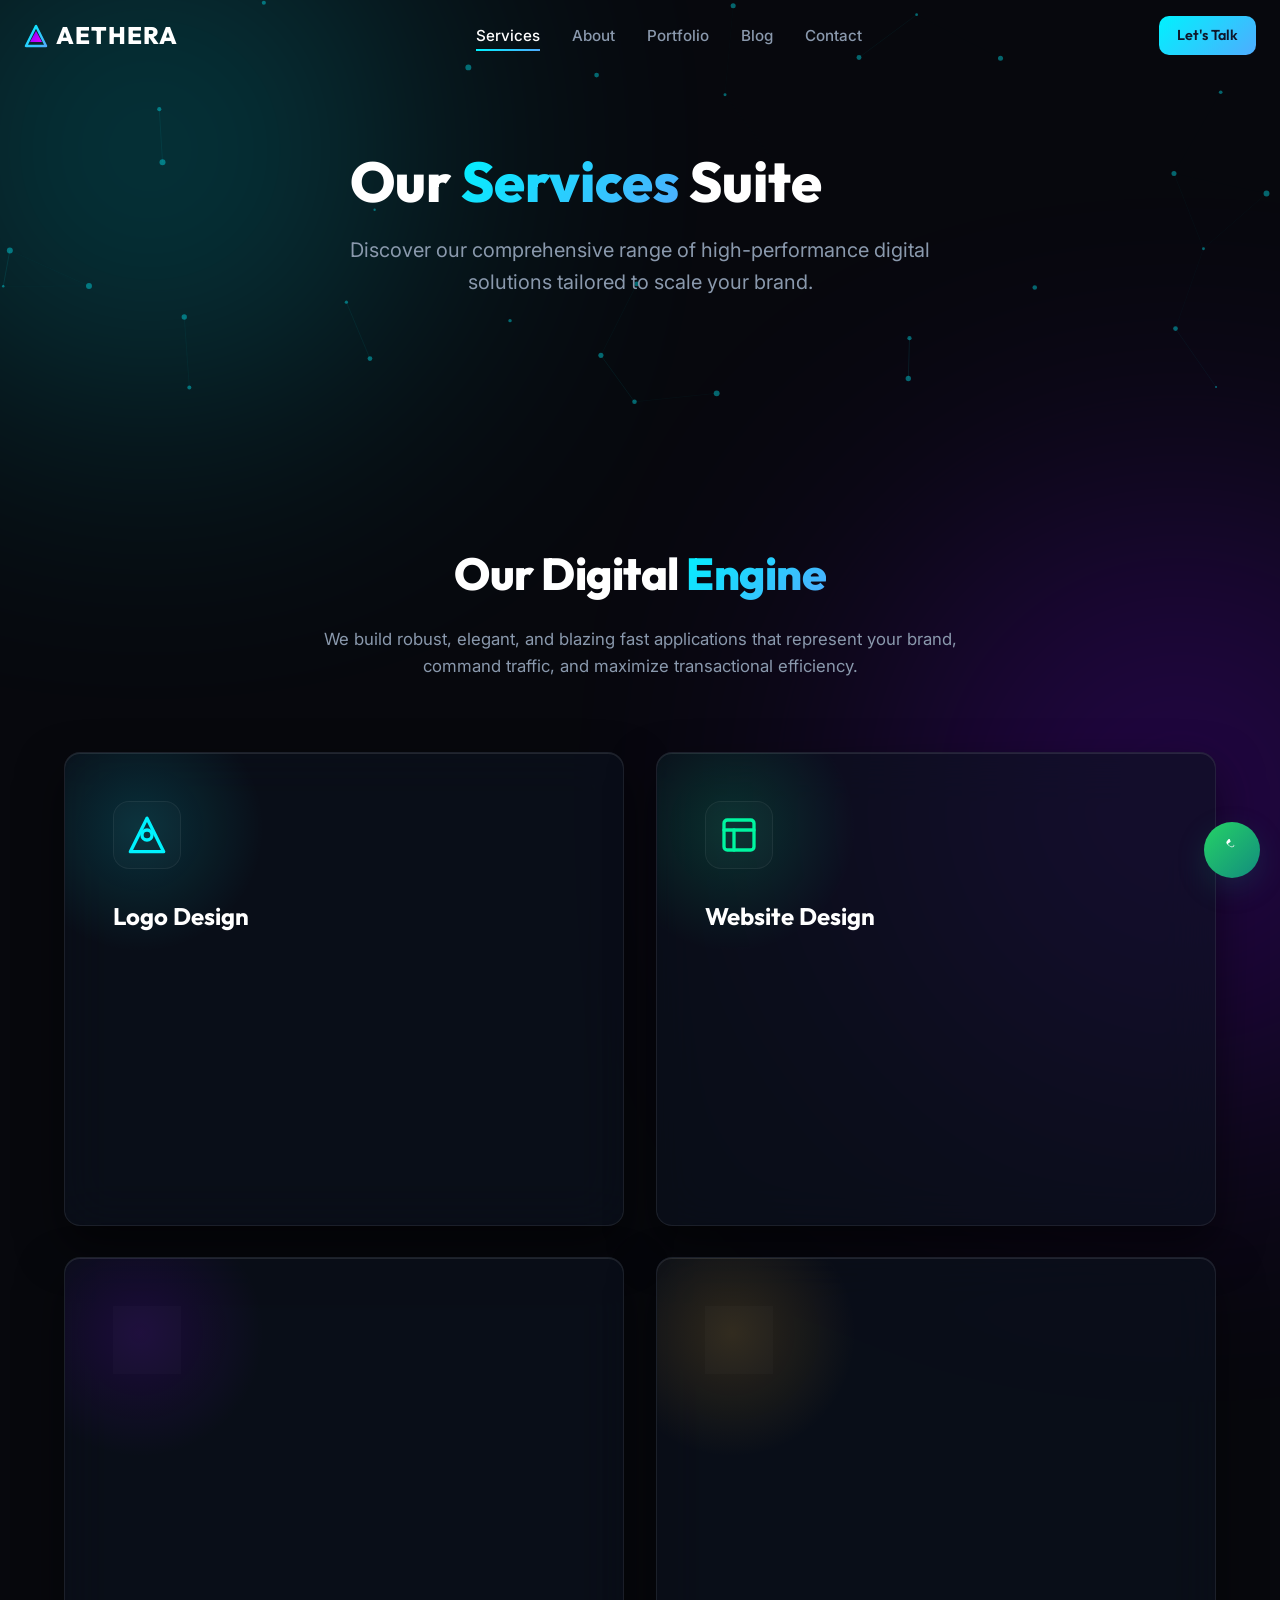
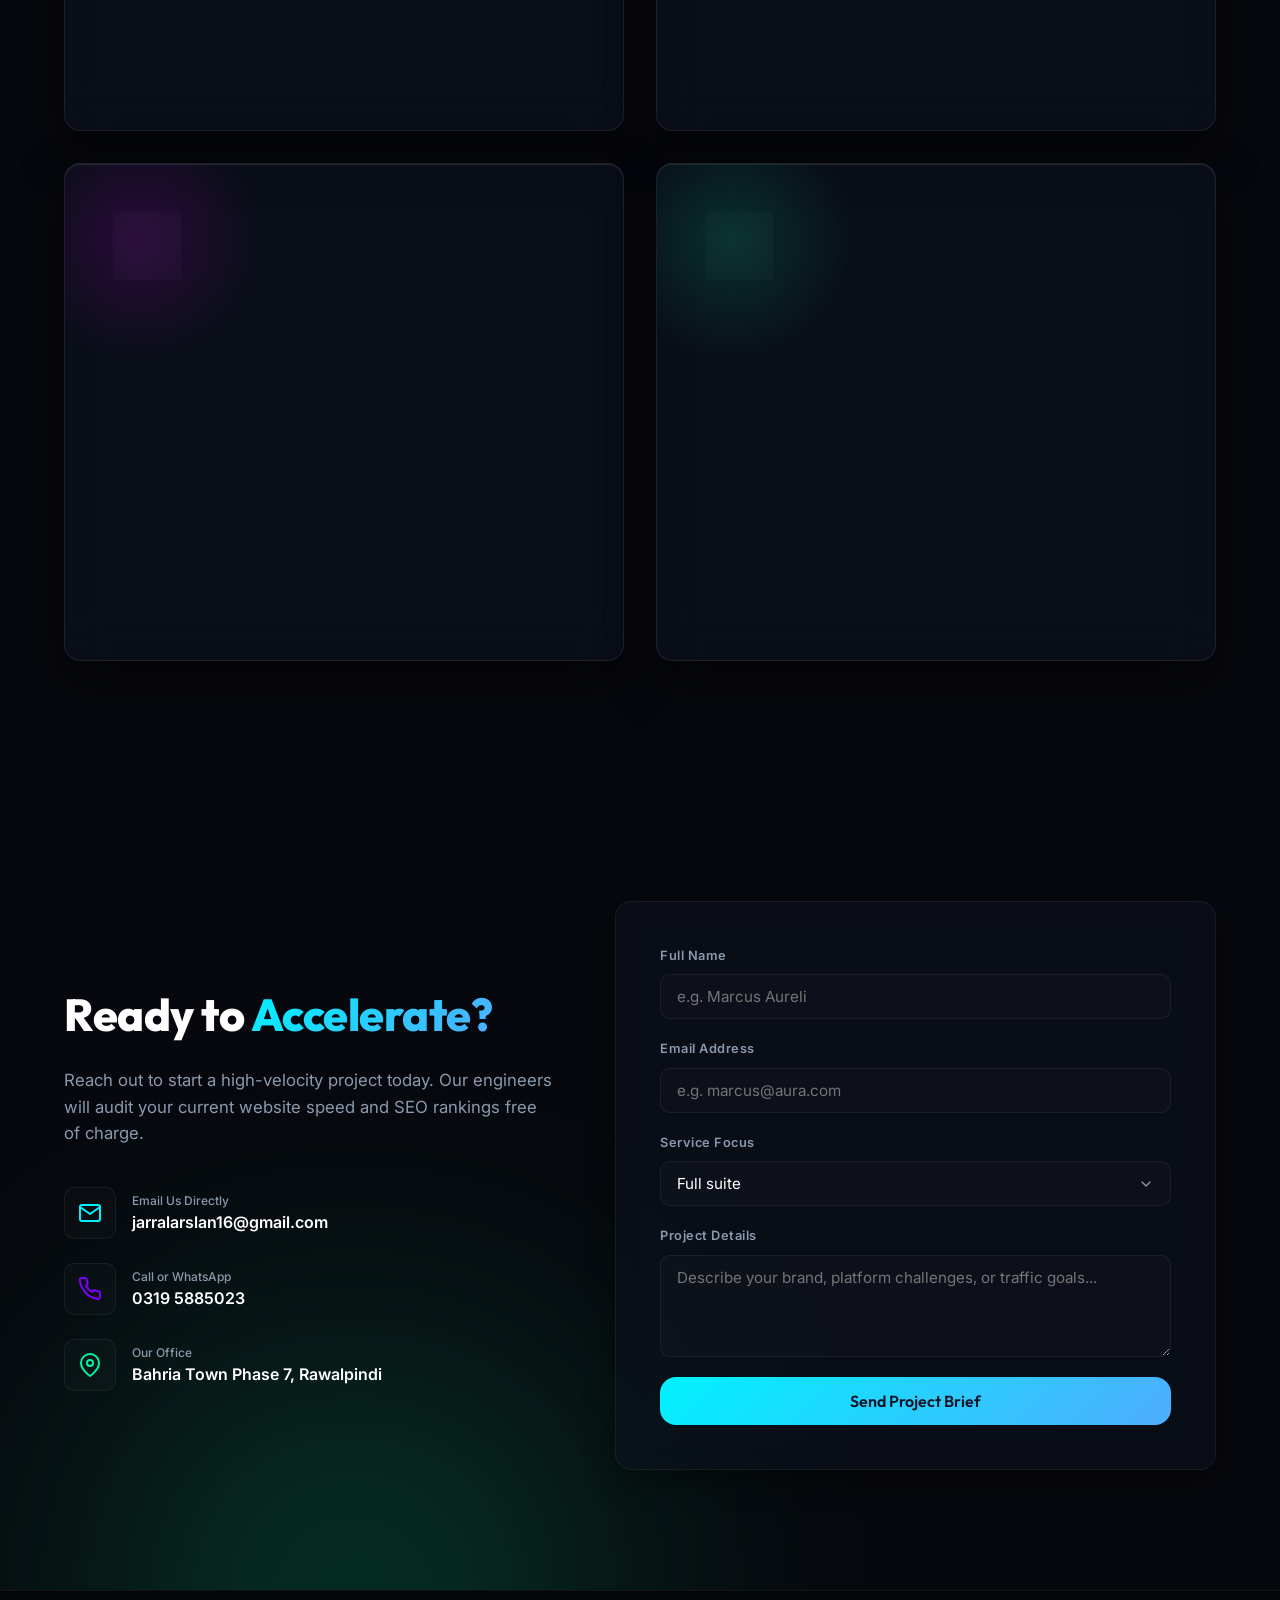
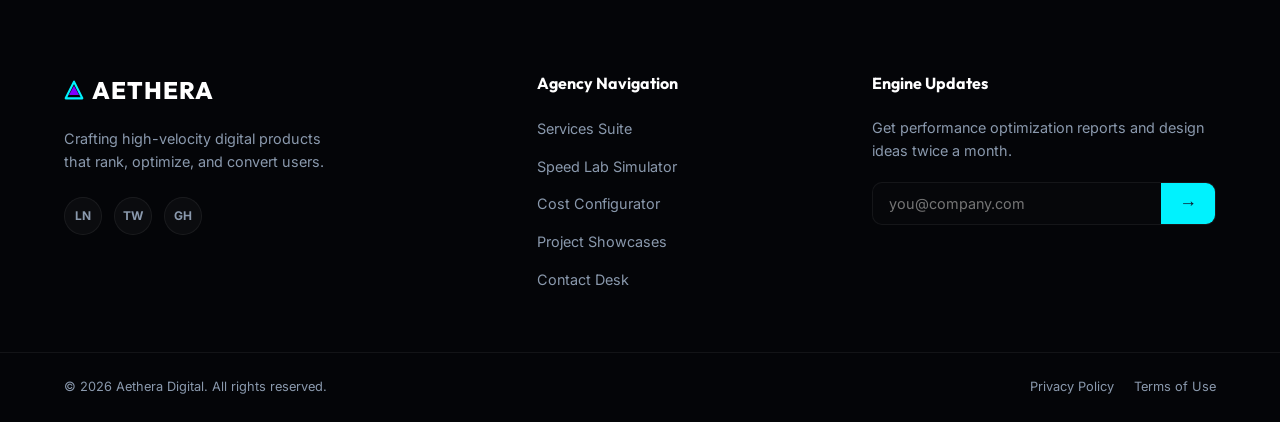
<file: services.html>
<!DOCTYPE html>
<html lang="en">
<head>
    <meta charset="UTF-8">
    <meta name="viewport" content="width=device-width, initial-scale=1.0">
    <title>Services - Aethera Digital | High-Performance Solutions</title>
    <meta name="description" content="Aethera Digital crafts stunning, lightning-fast websites, optimizes core web vitals, boosts search rankings, and runs revenue-generating digital marketing campaigns.">
    <link rel="canonical" href="https://aethera-solutions.vercel.app/services.html">
    <meta property="og:title" content="Services - Aethera Digital | High-Performance Solutions">
    <meta property="og:description" content="Aethera Digital crafts stunning, lightning-fast websites, optimizes core web vitals, boosts search rankings, and runs revenue-generating digital marketing campaigns.">
    <meta property="og:type" content="website">
    <meta property="og:url" content="https://aethera-solutions.vercel.app/services.html">
    <!-- Google Fonts -->
    <link rel="preconnect" href="https://fonts.googleapis.com">
    <link rel="preconnect" href="https://fonts.gstatic.com" crossorigin>
    <link href="https://fonts.googleapis.com/css2?family=Inter:wght@300;400;500;600;700&family=Outfit:wght@400;500;600;700;800&display=swap" rel="stylesheet">
    <link rel="stylesheet" href="style.css">
</head>
<body>

    <!-- Ambient Background Lighting Glows -->
    <div class="ambient-glow glow-1"></div>
    <div class="ambient-glow glow-2"></div>
    <div class="ambient-glow glow-3"></div>

    <!-- Navigation Header -->
    <header id="main-header" class="site-header">
        <div class="header-container">
            <a href="index.html" class="logo" id="header-logo">
                <span class="logo-icon">
                    <svg width="24" height="24" viewBox="0 0 24 24" fill="none" xmlns="http://www.w3.org/2000/svg">
                        <path d="M12 2L2 22h20L12 2z" stroke="url(#logo-grad)" stroke-width="2.5" stroke-linejoin="round"/>
                        <path d="M12 7l6 11H6l6-11z" fill="url(#logo-grad-inner)"/>
                        <defs>
                            <linearGradient id="logo-grad" x1="2" y1="2" x2="22" y2="22" gradientUnits="userSpaceOnUse">
                                <stop stop-color="#00f2fe"/>
                                <stop offset="1" stop-color="#4facfe"/>
                            </linearGradient>
                            <linearGradient id="logo-grad-inner" x1="6" y1="7" x2="18" y2="18" gradientUnits="userSpaceOnUse">
                                <stop stop-color="#7f00ff"/>
                                <stop offset="1" stop-color="#e100ff"/>
                            </linearGradient>
                        </defs>
                    </svg>
                </span>
                AETHERA
            </a>
            
            <nav class="nav-menu" id="nav-menu">
                <ul>
                    <li><a href="services.html" class="nav-link active">Services</a></li>
                  <li><a href="about.html" class="nav-link">About</a></li>
                    <li><a href="portfolio.html" class="nav-link">Portfolio</a></li>
                    <li><a href="blog.html" class="nav-link">Blog</a></li>
                    <li><a href="contact.html" class="nav-link">Contact</a></li>
                </ul>
            </nav>

            <div class="nav-actions">
                <a href="#contact" class="btn btn-primary btn-sm glowing-btn" id="nav-cta">Let's Talk</a>
                <button class="mobile-nav-toggle" id="mobile-toggle" aria-label="Toggle Menu">
                    <span class="hamburger-line"></span>
                    <span class="hamburger-line"></span>
                    <span class="hamburger-line"></span>
                </button>
            </div>
        </div>
    </header>

    <!-- Mobile Nav Overlay -->
    <div class="mobile-nav-overlay" id="mobile-overlay">
        <nav class="mobile-nav-links">
            <a href="services.html" class="mobile-link">Services</a>
            <a href="#speed-lab" class="mobile-link">Speed Lab</a>
            <a href="#estimator" class="mobile-link">Cost Estimator</a>
            <a href="#case-studies" class="mobile-link">Showcase</a>
            <a href="#contact" class="mobile-link">Contact</a>
            <a href="#contact" class="btn btn-primary glowing-btn mobile-cta">Let's Talk</a>
        </nav>
    </div>

    <main>
        <!-- Page Hero Section -->
        <section class="page-hero" style="padding-top: 150px; padding-bottom: 80px; text-align: center; position: relative;">
            <canvas id="particle-canvas" class="particle-canvas"></canvas>
            <div class="container hero-container" style="display: flex; flex-direction: column; align-items: center; justify-content: center;">
                <div class="hero-content scroll-reveal fade-up" style="max-width: 800px;">
                    <h1 class="hero-title" style="font-size: 3.5rem; margin-bottom: 20px;">
                        Our <span class="gradient-text">Services</span> Suite
                    </h1>
                    <p class="hero-subtitle" style="font-size: 1.25rem;">
                        Discover our comprehensive range of high-performance digital solutions tailored to scale your brand.
                    </p>
                </div>
            </div>
        </section>

        <!-- Services Section -->
        <section id="services" class="services-section">
            <div class="container">
                <div class="section-header scroll-reveal fade-up">
                    <h2 class="section-title">Our Digital <span class="gradient-text">Engine</span></h2>
                    <p class="section-subtitle">
                        We build robust, elegant, and blazing fast applications that represent your brand, command traffic, and maximize transactional efficiency.
                    </p>
                </div>

                <div class="services-grid">
                    <!-- Service 1: Logo Design -->
                    <div class="service-card card-glass-3d tilt-card scroll-reveal fade-up" id="service-logo">
                        <div class="service-glow" style="background: radial-gradient(circle, rgba(0,242,254,0.15) 0%, transparent 70%);"></div>
                        <div class="tilt-card-content">
                            <div class="service-icon-box">
                                <svg width="40" height="40" viewBox="0 0 24 24" fill="none" stroke="#00f2fe" stroke-width="2" stroke-linecap="round" stroke-linejoin="round">
                                    <path d="M12 2L2 22h20L12 2z"></path>
                                    <circle cx="12" cy="12" r="3"></circle>
                                </svg>
                            </div>
                            <h3 class="service-card-title">Logo Design</h3>
                            <p class="service-card-desc">
                                We create memorable, scalable, and versatile logos that capture the essence of your brand and leave a lasting impression on your audience.
                            </p>
                            <ul class="service-features">
                                <li><span class="bullet">✦</span> Custom Brand Identity</li>
                                <li><span class="bullet">✦</span> Vector Source Files</li>
                                <li><span class="bullet">✦</span> Brand Guidelines</li>
                                <li><span class="bullet">✦</span> Multiple Concepts</li>
                            </ul>
                        </div>
                    </div>

                    <!-- Service 2: Website Design -->
                    <div class="service-card card-glass-3d tilt-card scroll-reveal fade-up delay-1" id="service-webdesign">
                        <div class="service-glow" style="background: radial-gradient(circle, rgba(0,245,160,0.15) 0%, transparent 70%);"></div>
                        <div class="tilt-card-content">
                            <div class="service-icon-box">
                                <svg width="40" height="40" viewBox="0 0 24 24" fill="none" stroke="#00f5a0" stroke-width="2" stroke-linecap="round" stroke-linejoin="round">
                                    <rect x="3" y="3" width="18" height="18" rx="2" ry="2"></rect>
                                    <line x1="3" y1="9" x2="21" y2="9"></line>
                                    <line x1="9" y1="21" x2="9" y2="9"></line>
                                </svg>
                            </div>
                            <h3 class="service-card-title">Website Design</h3>
                            <p class="service-card-desc">
                                We design stunning, user-centric website layouts. From wireframes to high-fidelity prototypes, our designs focus on aesthetics and conversions.
                            </p>
                            <ul class="service-features">
                                <li><span class="bullet">✦</span> UI/UX Optimization</li>
                                <li><span class="bullet">✦</span> Responsive Layouts</li>
                                <li><span class="bullet">✦</span> Interactive Prototyping</li>
                                <li><span class="bullet">✦</span> Conversion-Focused Design</li>
                            </ul>
                        </div>
                    </div>

                    <!-- Service 3: Website Development -->
                    <div class="service-card card-glass-3d tilt-card scroll-reveal fade-up delay-2" id="service-webdev">
                        <div class="service-glow" style="background: radial-gradient(circle, rgba(127,0,255,0.15) 0%, transparent 70%);"></div>
                        <div class="tilt-card-content">
                            <div class="service-icon-box">
                                <svg width="40" height="40" viewBox="0 0 24 24" fill="none" stroke="#7f00ff" stroke-width="2" stroke-linecap="round" stroke-linejoin="round">
                                    <polyline points="16 18 22 12 16 6"></polyline>
                                    <polyline points="8 6 2 12 8 18"></polyline>
                                </svg>
                            </div>
                            <h3 class="service-card-title">Website Development</h3>
                            <p class="service-card-desc">
                                We transform designs into fast, reliable, and secure websites. Using modern tech stacks, we build robust digital platforms that scale.
                            </p>
                            <ul class="service-features">
                                <li><span class="bullet">✦</span> Front-End & Back-End Architecture</li>
                                <li><span class="bullet">✦</span> CMS Integration</li>
                                <li><span class="bullet">✦</span> E-Commerce Solutions</li>
                                <li><span class="bullet">✦</span> API & Third-Party Integrations</li>
                            </ul>
                        </div>
                    </div>

                    <!-- Service 4: Mobile App -->
                    <div class="service-card card-glass-3d tilt-card scroll-reveal fade-up delay-3" id="service-mobile">
                        <div class="service-glow" style="background: radial-gradient(circle, rgba(255,189,46,0.15) 0%, transparent 70%);"></div>
                        <div class="tilt-card-content">
                            <div class="service-icon-box">
                                <svg width="40" height="40" viewBox="0 0 24 24" fill="none" stroke="#ffbd2e" stroke-width="2" stroke-linecap="round" stroke-linejoin="round">
                                    <rect x="5" y="2" width="14" height="20" rx="2" ry="2"></rect>
                                    <line x1="12" y1="18" x2="12.01" y2="18"></line>
                                </svg>
                            </div>
                            <h3 class="service-card-title">Mobile App</h3>
                            <p class="service-card-desc">
                                We build native and cross-platform mobile applications that offer seamless user experiences, high performance, and deep integration with device capabilities.
                            </p>
                            <ul class="service-features">
                                <li><span class="bullet">✦</span> iOS & Android Native Apps</li>
                                <li><span class="bullet">✦</span> React Native & Flutter Platforms</li>
                                <li><span class="bullet">✦</span> Intuitive Mobile UI/UX Design</li>
                                <li><span class="bullet">✦</span> App Store Optimization (ASO)</li>
                            </ul>
                        </div>
                    </div>

                    <!-- Service 5: Hosting -->
                    <div class="service-card card-glass-3d tilt-card scroll-reveal fade-up" id="service-hosting">
                        <div class="service-glow" style="background: radial-gradient(circle, rgba(225,0,255,0.15) 0%, transparent 70%);"></div>
                        <div class="tilt-card-content">
                            <div class="service-icon-box">
                                <svg width="40" height="40" viewBox="0 0 24 24" fill="none" stroke="#e100ff" stroke-width="2" stroke-linecap="round" stroke-linejoin="round">
                                    <path d="M22 12h-4l-3 9L9 3l-3 9H2"></path>
                                </svg>
                            </div>
                            <h3 class="service-card-title">Hosting</h3>
                            <p class="service-card-desc">
                                We provide robust, secure, and scalable hosting environments tailored for digital applications. Experience zero downtime and blazing fast data delivery.
                            </p>
                            <ul class="service-features">
                                <li><span class="bullet">✦</span> Scalable Cloud Infrastructure</li>
                                <li><span class="bullet">✦</span> 99.99% Uptime Guarantee</li>
                                <li><span class="bullet">✦</span> Secure API Endpoints</li>
                                <li><span class="bullet">✦</span> Automated Backups & Monitoring</li>
                            </ul>
                        </div>
                    </div>

                    <!-- Service 6: SEO -->
                    <div class="service-card card-glass-3d tilt-card scroll-reveal fade-up delay-1" id="service-seo">
                        <div class="service-glow" style="background: radial-gradient(circle, rgba(0,245,160,0.15) 0%, transparent 70%);"></div>
                        <div class="tilt-card-content">
                            <div class="service-icon-box">
                                <svg width="40" height="40" viewBox="0 0 24 24" fill="none" stroke="#00f5a0" stroke-width="2" stroke-linecap="round" stroke-linejoin="round">
                                    <circle cx="11" cy="11" r="8"></circle>
                                    <line x1="21" y1="21" x2="16.65" y2="16.65"></line>
                                    <line x1="11" y1="8" x2="11" y2="14"></line>
                                    <line x1="8" y1="11" x2="14" y2="11"></line>
                                </svg>
                            </div>
                            <h3 class="service-card-title">SEO</h3>
                            <p class="service-card-desc">
                                Our team executes advanced technical, on-page, and off-page SEO algorithms. We research high-value user intent queries, resolve indexing issues, and generate organic traffic that converts.
                            </p>
                            <ul class="service-features">
                                <li><span class="bullet">✦</span> Keyword Strategy & Intent Profiling</li>
                                <li><span class="bullet">✦</span> Schema Markup & Structured Data Integration</li>
                                <li><span class="bullet">✦</span> Inbound Link Acquisition Campaigns</li>
                                <li><span class="bullet">✦</span> Competitor Intelligence Tracking</li>
                            </ul>
                        </div>
                    </div>
                </div>
            </div>
        </section>



        <!-- Interactive Contact Section -->
        <section id="contact" class="contact-section">
            <div class="container">
                <div class="contact-layout">
                    <div class="contact-info scroll-reveal fade-up">
                        <h2 class="section-title">Ready to <span class="gradient-text">Accelerate?</span></h2>
                        <p class="section-subtitle">
                            Reach out to start a high-velocity project today. Our engineers will audit your current website speed and SEO rankings free of charge.
                        </p>
                        
                        <div class="contact-channels">
    <div class="channel-item">
        <div class="channel-icon">
            <svg width="24" height="24" viewBox="0 0 24 24" fill="none" stroke="#00f2fe" stroke-width="2" stroke-linecap="round" stroke-linejoin="round">
                <path d="M4 4h16c1.1 0 2 .9 2 2v12c0 1.1-.9 2-2 2H4c-1.1 0-2-.9-2-2V6c0-1.1.9-2 2-2z"></path>
                <polyline points="22,6 12,13 2,6"></polyline>
            </svg>
        </div>
        <div class="channel-details">
            <span class="channel-lbl">Email Us Directly</span>
            <a href="mailto:jarralarslan16@gmail.com" class="channel-val">jarralarslan16@gmail.com</a>
        </div>
    </div>

    <div class="channel-item">
        <div class="channel-icon">
            <svg width="24" height="24" viewBox="0 0 24 24" fill="none" stroke="#7f00ff" stroke-width="2" stroke-linecap="round" stroke-linejoin="round">
                <path d="M22 16.92v3a2 2 0 0 1-2.18 2 19.79 19.79 0 0 1-8.63-3.07A19.5 19.5 0 0 1 4.89 12 19.79 19.79 0 0 1 1.82 3.38 2 2 0 0 1 3.8 1h3a2 2 0 0 1 2 1.72 12.84 12.84 0 0 0 .7 2.81 2 2 0 0 1-.45 2.11L8.09 8.91a16 16 0 0 0 6 6l.96-.95a2 2 0 0 1 2.11-.45 12.84 12.84 0 0 0 2.81.7A2 2 0 0 1 22 16.92z"></path>
            </svg>
        </div>
        <div class="channel-details">
            <span class="channel-lbl">Call or WhatsApp</span>
            <a href="tel:+923195885023" class="channel-val">0319 5885023</a>
        </div>
    </div>

    <div class="channel-item">
        <div class="channel-icon">
            <svg width="24" height="24" viewBox="0 0 24 24" fill="none" stroke="#00f5a0" stroke-width="2" stroke-linecap="round" stroke-linejoin="round">
                <path d="M21 10c0 7-9 13-9 13s-9-6-9-13a9 9 0 0 1 18 0z"></path>
                <circle cx="12" cy="10" r="3"></circle>
            </svg>
        </div>
        <div class="channel-details">
            <span class="channel-lbl">Our Office</span>
            <span class="channel-val">Bahria Town Phase 7, Rawalpindi</span>
        </div>
    </div>
</div>
                    </div>

                    <!-- Contact Form Card -->
                    <div class="contact-form-container card-glass scroll-reveal fade-up delay-2">
                        <form id="agency-contact-form" class="agency-form" novalidate>
                            <div class="form-group">
                                <label for="form-name" class="form-label">Full Name</label>
                                <input type="text" id="form-name" class="form-input" placeholder="e.g. Marcus Aureli" required>
                                <span class="error-msg" id="name-error">Please enter your name</span>
                            </div>

                            <div class="form-group">
                                <label for="form-email" class="form-label">Email Address</label>
                                <input type="email" id="form-email" class="form-input" placeholder="e.g. marcus@aura.com" required>
                                <span class="error-msg" id="email-error">Please enter a valid email address</span>
                            </div>

                            <div class="form-group">
                                <label for="form-service" class="form-label">Service Focus</label>
                                <select id="form-service" class="form-input form-select">
                                    <option value="all">Full suite</option>
                                    <option value="logo">Logo Design</option>
                                    <option value="webdesign">Website Design</option>
                                    <option value="webdev">Website Development</option>
                                    <option value="mobile">Mobile App</option>
                                    <option value="hosting">Hosting</option>
                                    <option value="seo">SEO</option>
                                </select>
                            </div>

                            <div class="form-group">
                                <label for="form-message" class="form-label">Project Details</label>
                                <textarea id="form-message" rows="4" class="form-input" placeholder="Describe your brand, platform challenges, or traffic goals..."></textarea>
                            </div>

                            <button type="submit" class="btn btn-primary btn-block glowing-btn" id="submit-btn">
                                Send Project Brief
                            </button>
                        </form>
                        
                        <!-- Success Popup State -->
                        <div class="form-success-container" id="form-success-screen">
                            <div class="success-icon-wrapper">
                                <svg width="48" height="48" viewBox="0 0 24 24" fill="none" stroke="#00f5a0" stroke-width="3" stroke-linecap="round" stroke-linejoin="round">
                                    <polyline points="20 6 9 17 4 12"></polyline>
                                </svg>
                            </div>
                            <h3 class="success-title">Brief Received!</h3>
                            <p class="success-message">Our technical director will review your platform parameters and email you within 4 hours. Let's make something amazing together!</p>
                            <button id="success-reset-btn" class="btn btn-outline btn-sm">Submit Another Brief</button>
                        </div>
                    </div>
                </div>
            </div>
        </section>
    </main>

    <!-- Footer -->
    <footer class="site-footer">
        <div class="container footer-container">
            <div class="footer-brand">
                <a href="#" class="logo footer-logo">
                    <span class="logo-icon">
                        <svg width="20" height="20" viewBox="0 0 24 24" fill="none" xmlns="http://www.w3.org/2000/svg">
                            <path d="M12 2L2 22h20L12 2z" stroke="#00f2fe" stroke-width="2.5" stroke-linejoin="round"/>
                            <path d="M12 7l6 11H6l6-11z" fill="#7f00ff"/>
                        </svg>
                    </span>
                    AETHERA
                </a>
                <p class="footer-desc">Crafting high-velocity digital products that rank, optimize, and convert users.</p>
                <div class="footer-socials">
                    <a href="#" aria-label="LinkedIn" class="social-link">LN</a>
                    <a href="#" aria-label="Twitter/X" class="social-link">TW</a>
                    <a href="#" aria-label="GitHub" class="social-link">GH</a>
                </div>
            </div>

            <div class="footer-links">
                <h4>Agency Navigation</h4>
                <ul>
                    <li><a href="services.html">Services Suite</a></li>
                    <li><a href="#speed-lab">Speed Lab Simulator</a></li>
                    <li><a href="#estimator">Cost Configurator</a></li>
                    <li><a href="#case-studies">Project Showcases</a></li>
                    <li><a href="#contact">Contact Desk</a></li>
                </ul>
            </div>

            <div class="footer-newsletter">
                <h4>Engine Updates</h4>
                <p>Get performance optimization reports and design ideas twice a month.</p>
                <form class="newsletter-form" id="newsletter-form" onsubmit="event.preventDefault(); alert('Subscribed to performance newsletters!'); this.reset();">
                    <input type="email" placeholder="you@company.com" required class="newsletter-input">
                    <button type="submit" class="newsletter-btn" aria-label="Subscribe">→</button>
                </form>
            </div>
        </div>
        <div class="footer-bottom">
            <div class="container bottom-container">
                <p class="copyright">&copy; <span id="current-year">2026</span> Aethera Digital. All rights reserved.</p>
                <div class="bottom-policies">
                    <a href="#">Privacy Policy</a>
                    <a href="#">Terms of Use</a>
                </div>
            </div>
        </div>
    </footer>

    <a href="https://wa.me/923195885023?text=Hello%20Aethera%20Digital%2C%20I%20found%20your%20site%20and%20would%20like%20to%20discuss%20a%20project" class="whatsapp-float" target="_blank" rel="noopener">
        <svg viewBox="0 0 24 24" fill="none" xmlns="http://www.w3.org/2000/svg" aria-hidden="true"><path d="M20.5 3.5c-2.5-2.5-6.6-2.8-9.6-.7-3 2.1-4.4 6-3.4 9.5L3 21l8.7-4.2c3.5 1 7.4-.4 9.5-3.4 2.1-3 .2-7.1-2.7-9.9z" stroke="rgba(255,255,255,0.9)" stroke-width="0" fill="rgba(0,0,0,0)"/><path d="M16.6 7.9c-.4-.2-1.9-.9-2.2-1-.3-.1-.5-.2-.7.2-.2.4-.8 1-1 1.2-.2.2-.4.2-.9 0-.5-.2-2-0-3.8-2.3-.6-.8-.3-1.2.2-1.5.6-.3 1.3-.8 1.6-1 .3-.2.4-.4.6-.6.2-.2.1-.5 0-.7-.1-.2-.7-1.7-1-2.3-.3-.6-.7-.5-1-0-.3.5-1 1.3-1.4 1.7-.4.4-.9.9-1.1 1.7-.2.8.2 1.5.5 2 .3.5 1 1.1 1.8 1.8.8.7 1.7 1.3 2.5 1.6.8.3 1.3.4 1.8.3.5-.1 1.5-.6 1.7-1 .2-.4.2-.8 0-1.1-.2-.3-1.1-1-1.5-1.2z" fill="#fff"/></svg>
    </a>

    <script src="app.js"></script>
</body>
</html>
</file>
<file: style.css>
/* ==========================================
   AETHERA DIGITAL - DESIGN SYSTEM & LAYOUT
   ========================================== */

/* Design Tokens & Variables */
:root {
    --bg-main: #07080d;
    --bg-card: rgba(13, 19, 33, 0.5);
    --bg-card-hover: rgba(20, 30, 50, 0.7);
    --border-color: rgba(255, 255, 255, 0.06);
    --border-hover: rgba(0, 242, 254, 0.4);
    
    /* Neon Gradient Schemes */
    --primary-grad: linear-gradient(135deg, #00f2fe 0%, #4facfe 100%);
    --secondary-grad: linear-gradient(135deg, #7f00ff 0%, #e100ff 100%);
    --accent-green-grad: linear-gradient(135deg, #00f5a0 0%, #00d9f6 100%);
    --danger-grad: linear-gradient(135deg, #ff4b2b 0%, #ff416c 100%);
    
    /* Colors */
    --color-primary: #00f2fe;
    --color-secondary: #7f00ff;
    --color-green: #00f5a0;
    --color-danger: #ff4b2b;
    --text-main: #ffffff;
    --text-muted: #8a99ad;
    --text-dark: #0f172a;
    
    /* Typography & Sizing */
    --font-heading: 'Outfit', sans-serif;
    --font-body: 'Inter', sans-serif;
    --transition-smooth: all 0.4s cubic-bezier(0.25, 1, 0.5, 1);
    --border-radius-lg: 16px;
    --border-radius-md: 10px;
    --border-radius-sm: 6px;
}

/* Base Styles & Resets */
* {
    margin: 0;
    padding: 0;
    box-sizing: border-box;
}

html {
    scroll-behavior: smooth;
    font-size: 16px;
    background-color: var(--bg-main);
    color: var(--text-main);
    font-family: var(--font-body);
    overflow-x: hidden;
}

body {
    min-height: 100vh;
    line-height: 1.6;
    position: relative;
}

/* Scrollbar Customization */
::-webkit-scrollbar {
    width: 8px;
}
::-webkit-scrollbar-track {
    background: var(--bg-main);
}
::-webkit-scrollbar-thumb {
    background: rgba(255, 255, 255, 0.1);
    border-radius: 4px;
}
::-webkit-scrollbar-thumb:hover {
    background: var(--color-primary);
}

.container {
    width: 100%;
    max-width: 1200px;
    margin: 0 auto;
    padding: 0 24px;
}

/* Ambient Glow Blobs */
.ambient-glow {
    position: absolute;
    border-radius: 50%;
    filter: blur(140px);
    z-index: -1;
    opacity: 0.25;
    pointer-events: none;
    transition: var(--transition-smooth);
}

.glow-1 {
    width: 500px;
    height: 500px;
    background: var(--color-primary);
    top: -100px;
    left: -100px;
}

.glow-2 {
    width: 600px;
    height: 600px;
    background: var(--color-secondary);
    top: 500px;
    right: -200px;
}

.glow-3 {
    width: 450px;
    height: 450px;
    background: var(--color-green);
    bottom: 200px;
    left: 10%;
}

/* Glassmorphism Common Styles */
.card-glass {
    background: var(--bg-card);
    backdrop-filter: blur(16px);
    -webkit-backdrop-filter: blur(16px);
    border: 1px solid var(--border-color);
    border-radius: var(--border-radius-lg);
    box-shadow: 0 10px 30px rgba(0, 0, 0, 0.4);
    transition: var(--transition-smooth);
}

/* Buttons */
.btn {
    display: inline-flex;
    align-items: center;
    justify-content: center;
    font-family: var(--font-heading);
    font-weight: 600;
    text-decoration: none;
    padding: 14px 28px;
    border-radius: var(--border-radius-lg);
    cursor: pointer;
    transition: var(--transition-smooth);
    border: none;
    outline: none;
    font-size: 1rem;
    gap: 8px;
}

.btn-sm {
    padding: 8px 18px;
    font-size: 0.9rem;
    border-radius: var(--border-radius-md);
}

.btn-lg {
    padding: 16px 36px;
    font-size: 1.1rem;
}

.btn-primary {
    background: var(--primary-grad);
    color: var(--text-dark);
}

.btn-primary:hover {
    transform: translateY(-3px);
    box-shadow: 0 8px 24px rgba(0, 242, 254, 0.4);
}

.btn-secondary {
    background: rgba(255, 255, 255, 0.05);
    color: var(--text-main);
    border: 1px solid var(--border-color);
}

.btn-secondary:hover {
    background: rgba(255, 255, 255, 0.1);
    transform: translateY(-3px);
}

.btn-outline {
    background: transparent;
    border: 1.5px solid var(--color-primary);
    color: var(--text-main);
}

.btn-outline:hover {
    background: rgba(0, 242, 254, 0.05);
    box-shadow: 0 4px 15px rgba(0, 242, 254, 0.2);
}

.btn-block {
    display: flex;
    width: 100%;
}

/* Glowing Neon Button Animation */
.glowing-btn {
    position: relative;
    overflow: hidden;
    z-index: 1;
}

.glowing-btn::before {
    content: '';
    position: absolute;
    top: -50%;
    left: -50%;
    width: 200%;
    height: 200%;
    background: radial-gradient(circle, rgba(255,255,255,0.3) 0%, transparent 70%);
    transform: scale(0);
    transition: transform 0.6s ease-out;
    z-index: -1;
}

.glowing-btn:hover::before {
    transform: scale(1);
}

/* Utility Text Styles */
.gradient-text {
    background: var(--primary-grad);
    -webkit-background-clip: text;
    -webkit-text-fill-color: transparent;
    background-clip: text;
}

.logo-grad-text {
    background: var(--secondary-grad);
    -webkit-background-clip: text;
    -webkit-text-fill-color: transparent;
}

/* ==========================================
   HEADER & NAVIGATION
   ========================================== */
.site-header {
    position: fixed;
    top: 0;
    left: 0;
    width: 100%;
    z-index: 1000;
    transition: var(--transition-smooth);
    border-bottom: 1px solid transparent;
}

.site-header.scrolled {
    background: rgba(7, 8, 13, 0.75);
    backdrop-filter: blur(12px);
    -webkit-backdrop-filter: blur(12px);
    border-bottom: 1px solid var(--border-color);
    padding: 10px 0;
}

.header-container {
    max-width: 1300px;
    margin: 0 auto;
    padding: 16px 24px;
    display: flex;
    align-items: center;
    justify-content: space-between;
}

.logo {
    font-family: var(--font-heading);
    font-size: 1.5rem;
    font-weight: 800;
    text-decoration: none;
    color: var(--text-main);
    display: flex;
    align-items: center;
    gap: 8px;
    letter-spacing: 1px;
}

.logo-icon {
    display: flex;
    align-items: center;
    justify-content: center;
}

.nav-menu ul {
    display: flex;
    list-style: none;
    gap: 32px;
}

.nav-link {
    text-decoration: none;
    color: var(--text-muted);
    font-size: 0.95rem;
    font-weight: 500;
    transition: var(--transition-smooth);
    position: relative;
    padding: 6px 0;
}

.nav-link:hover, .nav-link.active {
    color: var(--text-main);
}

.nav-link::after {
    content: '';
    position: absolute;
    bottom: 0;
    left: 0;
    width: 0;
    height: 2px;
    background: var(--primary-grad);
    transition: var(--transition-smooth);
}

.nav-link:hover::after, .nav-link.active::after {
    width: 100%;
}

.mobile-nav-toggle {
    display: none;
    flex-direction: column;
    gap: 5px;
    background: transparent;
    border: none;
    cursor: pointer;
    padding: 4px;
    z-index: 1100;
}

.hamburger-line {
    width: 24px;
    height: 2px;
    background: var(--text-main);
    transition: var(--transition-smooth);
}

/* Mobile Nav Overlay */
.mobile-nav-overlay {
    position: fixed;
    top: 0;
    right: -100%;
    width: 100%;
    height: 100vh;
    background: rgba(7, 8, 13, 0.98);
    z-index: 999;
    display: flex;
    align-items: center;
    justify-content: center;
    transition: var(--transition-smooth);
}

.mobile-nav-overlay.open {
    right: 0;
}

.mobile-nav-links {
    display: flex;
    flex-direction: column;
    align-items: center;
    gap: 28px;
}

.mobile-link {
    font-family: var(--font-heading);
    font-size: 1.8rem;
    font-weight: 600;
    color: var(--text-muted);
    text-decoration: none;
    transition: var(--transition-smooth);
}

.mobile-link:hover {
    color: var(--text-main);
    transform: scale(1.05);
}

.mobile-cta {
    margin-top: 20px;
    width: 200px;
}

/* Hamburger active transform */
.mobile-nav-toggle.active .hamburger-line:nth-child(1) {
    transform: translateY(7px) rotate(45deg);
}

.mobile-nav-toggle.active .hamburger-line:nth-child(2) {
    opacity: 0;
}

.mobile-nav-toggle.active .hamburger-line:nth-child(3) {
    transform: translateY(-7px) rotate(-45deg);
}


/* ==========================================
   HERO SECTION
   ========================================== */
.hero-section {
    position: relative;
    min-height: 100vh;
    padding-top: 140px;
    display: flex;
    align-items: center;
    overflow: hidden;
}

/* Floating WhatsApp Button */
.whatsapp-float {
    position: fixed;
    right: 20px;
    bottom: calc(22px + env(safe-area-inset-bottom, 0px));
    width: 56px;
    height: 56px;
    background: linear-gradient(135deg,#25D366 0%,#128C7E 100%);
    border-radius: 50%;
    box-shadow: 0 10px 30px rgba(18,140,126,0.2);
    display: inline-flex;
    align-items: center;
    justify-content: center;
    z-index: 2000;
    text-decoration: none;
    color: white;
    -webkit-tap-highlight-color: transparent;
    touch-action: manipulation;
}
.whatsapp-float svg { width: 22px; height: 22px; display: block; }
.whatsapp-float:hover { transform: translateY(-3px); }

/* Responsive tweaks for WhatsApp button */
@media (max-width: 480px) {
    .whatsapp-float {
        width: 48px;
        height: 48px;
        right: calc(14px + env(safe-area-inset-right, 0px));
        bottom: calc(14px + env(safe-area-inset-bottom, 0px));
    }
    .whatsapp-float svg { width: 20px; height: 20px; }
}

@media (max-width: 360px) {
    .whatsapp-float { width: 44px; height: 44px; right: 12px; bottom: 12px; }
}


.particle-canvas {
    position: absolute;
    top: 0;
    left: 0;
    width: 100%;
    height: 100%;
    z-index: 0;
    pointer-events: none;
}

.hero-container {
    display: grid;
    grid-template-columns: 1.1fr 0.9fr;
    gap: 40px;
    align-items: center;
    position: relative;
    z-index: 1;
}

.hero-content {
    display: flex;
    flex-direction: column;
    align-items: flex-start;
}

.badge-container {
    margin-bottom: 20px;
}

.hero-badge {
    display: inline-flex;
    align-items: center;
    gap: 8px;
    background: rgba(255, 255, 255, 0.05);
    border: 1px solid rgba(255, 255, 255, 0.08);
    padding: 8px 16px;
    border-radius: 50px;
    font-size: 0.85rem;
    font-weight: 500;
    color: var(--color-primary);
}

.pulse-dot {
    width: 8px;
    height: 8px;
    background: var(--color-primary);
    border-radius: 50%;
    box-shadow: 0 0 0 0 rgba(0, 242, 254, 0.7);
    animation: pulse 1.8s infinite;
}

.hero-title {
    font-family: var(--font-heading);
    font-size: 3.8rem;
    font-weight: 800;
    line-height: 1.15;
    margin-bottom: 24px;
}

.hero-subtitle {
    font-size: 1.1rem;
    color: var(--text-muted);
    margin-bottom: 40px;
    max-width: 580px;
}

.hero-actions {
    display: flex;
    gap: 16px;
}

.btn-icon {
    transition: transform 0.3s;
}

.btn-secondary:hover .btn-icon {
    transform: rotate(30deg);
}

/* Dashboard Mockup Asset styling */
.hero-visual {
    position: relative;
    display: flex;
    justify-content: center;
    align-items: center;
}

.visual-wrapper {
    position: relative;
    width: 100%;
    max-width: 460px;
}

.dashboard-mockup {
    background: rgba(15, 23, 42, 0.5);
    backdrop-filter: blur(20px);
    -webkit-backdrop-filter: blur(20px);
    border: 1px solid var(--border-color);
    border-radius: var(--border-radius-lg);
    box-shadow: 0 30px 60px rgba(0, 0, 0, 0.6);
    overflow: hidden;
    transition: var(--transition-smooth);
}

.dashboard-mockup:hover {
    transform: translateY(-5px) rotate(1deg);
    border-color: rgba(255, 255, 255, 0.12);
}

.mockup-header {
    background: rgba(10, 15, 30, 0.8);
    padding: 12px 18px;
    display: flex;
    align-items: center;
    border-bottom: 1px solid var(--border-color);
}

.dots {
    display: flex;
    gap: 6px;
    margin-right: 20px;
}

.dot {
    width: 10px;
    height: 10px;
    border-radius: 50%;
}

.dot.red { background: #ff5f56; }
.dot.yellow { background: #ffbd2e; }
.dot.green { background: #27c93f; }

.url-bar {
    background: rgba(255, 255, 255, 0.05);
    border-radius: 4px;
    padding: 4px 12px;
    font-size: 0.75rem;
    color: var(--text-muted);
    font-family: monospace;
    flex-grow: 1;
    text-align: center;
}

.mockup-body {
    padding: 24px;
}

.mockup-grid {
    display: grid;
    grid-template-columns: 1fr 1fr;
    gap: 16px;
}

.mockup-card {
    background: rgba(255, 255, 255, 0.03);
    border: 1px solid var(--border-color);
    border-radius: var(--border-radius-md);
    padding: 16px;
    display: flex;
    flex-direction: column;
}

.mockup-card.main-stats {
    grid-column: span 2;
    align-items: center;
    padding: 24px;
}

.stat-circle {
    display: flex;
    flex-direction: column;
    align-items: center;
    gap: 8px;
}

.circular-chart {
    display: block;
    max-width: 100px;
    max-height: 100px;
}

.circle-bg {
    fill: none;
    stroke: rgba(255, 255, 255, 0.03);
    stroke-width: 3.5;
}

.circle {
    fill: none;
    stroke-width: 3.5;
    stroke-linecap: round;
}

.green-chart .circle {
    stroke: var(--color-green);
}

.percentage {
    fill: #fff;
    font-family: var(--font-heading);
    font-size: 8.5px;
    font-weight: bold;
    text-anchor: middle;
}

.chart-label {
    font-size: 0.8rem;
    font-weight: 600;
    color: var(--text-muted);
}

.card-title {
    font-size: 0.8rem;
    font-weight: 600;
    color: var(--text-muted);
    margin-bottom: 12px;
}

.bar-chart {
    display: flex;
    align-items: flex-end;
    justify-content: space-around;
    height: 60px;
}

.bar {
    width: 8px;
    background: var(--primary-grad);
    border-radius: 4px;
    animation: growBar 1.5s ease-out forwards;
    height: 0;
}

.conversion-val {
    font-size: 1.8rem;
    font-family: var(--font-heading);
    font-weight: 700;
    color: var(--color-primary);
}

.sub-label {
    font-size: 0.7rem;
    color: var(--text-muted);
}

/* Floating HUD elements */
.floating-element {
    position: absolute;
    background: rgba(10, 25, 47, 0.7);
    backdrop-filter: blur(12px);
    -webkit-backdrop-filter: blur(12px);
    border: 1px solid var(--border-color);
    padding: 10px 18px;
    border-radius: 50px;
    font-family: var(--font-heading);
    font-weight: 600;
    font-size: 0.85rem;
    box-shadow: 0 10px 20px rgba(0, 0, 0, 0.3);
    pointer-events: none;
    z-index: 10;
}

.element-1 {
    top: -20px;
    right: -10px;
    border-color: var(--border-hover);
    animation: float1 4s ease-in-out infinite;
}

.element-2 {
    bottom: 30px;
    left: -40px;
    border-color: rgba(0, 245, 160, 0.4);
    animation: float2 5s ease-in-out infinite;
}

.element-3 {
    bottom: -15px;
    right: 20px;
    border-color: rgba(127, 0, 255, 0.4);
    animation: float3 6s ease-in-out infinite;
}

/* ==========================================
   STATS SECTION
   ========================================== */
.stats-section {
    padding: 60px 0;
    background: rgba(255, 255, 255, 0.01);
    border-top: 1px solid var(--border-color);
    border-bottom: 1px solid var(--border-color);
    position: relative;
    z-index: 1;
}

.stats-grid {
    display: grid;
    grid-template-columns: repeat(4, 1fr);
    gap: 24px;
    width: 100%;
}

.stat-item {
    text-align: center;
    padding: 10px;
    display: flex;
    flex-direction: column;
    align-items: center;
}

.stat-item .stat-number-row {
    display: flex;
    align-items: baseline;
    gap: 2px;
}

.stat-number {
    font-family: var(--font-heading);
    font-size: 3.2rem;
    font-weight: 800;
    line-height: 1.1;
    display: inline-flex;
    align-items: baseline;
}

.stat-suffix {
    font-size: 2rem;
    font-weight: 700;
    color: var(--color-primary);
}

.stat-label {
    font-size: 0.85rem;
    color: var(--text-muted);
    font-weight: 500;
    margin-top: 8px;
    text-transform: uppercase;
    letter-spacing: 0.5px;
}

/* ==========================================
   SERVICES GRID SECTION
   ========================================== */
.services-section {
    padding: 120px 0;
    position: relative;
    z-index: 1;
}

.section-header {
    text-align: center;
    max-width: 700px;
    margin: 0 auto 72px auto;
}

.section-title {
    font-family: var(--font-heading);
    font-size: 2.8rem;
    font-weight: 800;
    margin-bottom: 16px;
    letter-spacing: -0.5px;
}

.section-subtitle {
    font-size: 1.05rem;
    color: var(--text-muted);
}

.services-grid {
    display: grid;
    grid-template-columns: repeat(auto-fit, minmax(450px, 1fr));
    gap: 32px;
}

.service-card {
    position: relative;
    background: var(--bg-card);
    backdrop-filter: blur(16px);
    -webkit-backdrop-filter: blur(16px);
    border: 1px solid var(--border-color);
    border-radius: var(--border-radius-lg);
    padding: 48px;
    overflow: hidden;
    box-shadow: 0 10px 30px rgba(0, 0, 0, 0.4);
    transition: var(--transition-smooth);
    display: flex;
    flex-direction: column;
}

.service-card:hover {
    transform: translateY(-8px);
    border-color: rgba(255, 255, 255, 0.12);
    box-shadow: 0 15px 40px rgba(0, 0, 0, 0.5);
}

#service-logo:hover { border-color: rgba(0, 242, 254, 0.3); }
#service-webdesign:hover { border-color: rgba(0, 245, 160, 0.3); }
#service-webdev:hover { border-color: rgba(127, 0, 255, 0.3); }
#service-mobile:hover { border-color: rgba(255, 189, 46, 0.3); }
#service-hosting:hover { border-color: rgba(225, 0, 255, 0.3); }
#service-seo:hover { border-color: rgba(0, 245, 160, 0.3); }

.service-glow {
    position: absolute;
    top: -50px;
    left: -50px;
    width: 250px;
    height: 250px;
    border-radius: 50%;
    z-index: 0;
    pointer-events: none;
    transition: var(--transition-smooth);
}

.service-card:hover .service-glow {
    transform: scale(1.2);
}

.service-icon-box {
    width: 68px;
    height: 68px;
    border-radius: var(--border-radius-lg);
    background: rgba(255, 255, 255, 0.02);
    border: 1px solid var(--border-color);
    display: flex;
    align-items: center;
    justify-content: center;
    margin-bottom: 28px;
    position: relative;
    z-index: 1;
    transition: var(--transition-smooth);
}

.service-card:hover .service-icon-box {
    background: rgba(255, 255, 255, 0.05);
    transform: scale(1.05);
}

.service-card-title {
    font-family: var(--font-heading);
    font-size: 1.5rem;
    font-weight: 700;
    margin-bottom: 16px;
    position: relative;
    z-index: 1;
}

.service-card-desc {
    color: var(--text-muted);
    font-size: 0.95rem;
    margin-bottom: 24px;
    position: relative;
    z-index: 1;
    flex-grow: 1;
}

.service-features {
    list-style: none;
    display: flex;
    flex-direction: column;
    gap: 12px;
    position: relative;
    z-index: 1;
}

.service-features li {
    font-size: 0.9rem;
    font-weight: 500;
    color: var(--text-main);
    display: flex;
    align-items: center;
    gap: 8px;
}

.bullet {
    color: var(--color-primary);
}

#service-opt .bullet { color: var(--color-green); }
#service-seo .bullet { color: var(--color-secondary); }
#service-marketing .bullet { color: #e100ff; }

/* ==========================================
   SPEED LAB INTERACTIVE SHOWCASE
   ========================================== */
.speed-lab-section {
    padding: 100px 0;
    background: rgba(0, 0, 0, 0.2);
    border-top: 1px solid var(--border-color);
    border-bottom: 1px solid var(--border-color);
    position: relative;
    z-index: 1;
}

.lab-layout {
    display: grid;
    grid-template-columns: 1fr 1fr;
    gap: 80px;
    align-items: center;
}

.lab-badge {
    background: rgba(127, 0, 255, 0.15);
    border: 1px solid rgba(127, 0, 255, 0.25);
    padding: 6px 14px;
    border-radius: 50px;
    font-size: 0.8rem;
    font-weight: 600;
    color: #e100ff;
}

.lab-features {
    margin: 28px 0 36px 0;
    display: flex;
    flex-direction: column;
    gap: 14px;
}

.feat-bullet {
    font-weight: 600;
    font-size: 1rem;
    display: flex;
    align-items: center;
    gap: 8px;
    transition: var(--transition-smooth);
}

.red-bullet {
    color: #ff5f56;
}

.green-bullet {
    color: var(--color-green);
}

.lab-visual {
    display: flex;
    justify-content: center;
    align-items: center;
}

.dial-container {
    position: relative;
    width: 320px;
    height: 320px;
    display: flex;
    justify-content: center;
    align-items: center;
}

.glow-ring {
    position: absolute;
    top: 5px;
    left: 5px;
    right: 5px;
    bottom: 5px;
    border-radius: 50%;
    background: radial-gradient(circle, rgba(255, 75, 43, 0.05) 0%, transparent 70%);
    z-index: 0;
    transition: all 1.5s ease-out;
}

.speedometer {
    width: 100%;
    height: 100%;
    z-index: 1;
    transform: rotate(45deg);
}

.dial-center {
    transform: rotate(-45deg);
    transform-origin: 100px 100px;
}

.dial-score-val {
    font-family: var(--font-heading);
    font-weight: 800;
    font-size: 38px;
    fill: #fff;
    text-anchor: middle;
    transform: rotate(-45deg);
    transform-origin: 100px 100px;
}

.dial-score-text {
    font-family: var(--font-heading);
    font-weight: 700;
    font-size: 11px;
    fill: var(--text-muted);
    text-anchor: middle;
    letter-spacing: 2px;
    transform: rotate(-45deg);
    transform-origin: 100px 100px;
}

.lab-vitals-box {
    position: absolute;
    bottom: -15px;
    display: flex;
    gap: 12px;
    background: rgba(15, 23, 42, 0.85);
    backdrop-filter: blur(10px);
    border: 1px solid var(--border-color);
    padding: 10px 16px;
    border-radius: var(--border-radius-md);
    z-index: 10;
    box-shadow: 0 10px 25px rgba(0, 0, 0, 0.4);
}

.vital-block {
    display: flex;
    flex-direction: column;
    align-items: center;
    padding: 0 8px;
}

.vital-block:not(:last-child) {
    border-right: 1px solid rgba(255, 255, 255, 0.08);
}

.vital-label {
    font-size: 0.65rem;
    font-weight: 600;
    color: var(--text-muted);
    letter-spacing: 0.5px;
}

.vital-value {
    font-family: var(--font-heading);
    font-weight: 700;
    font-size: 0.85rem;
    transition: var(--transition-smooth);
}

.val-bad { color: #ff5f56; }
.val-good { color: var(--color-green); }

/* ==========================================
   PROJECT SOLUTION COST ESTIMATOR
   ========================================== */
.estimator-section {
    padding: 120px 0;
    position: relative;
    z-index: 1;
}

.estimator-layout {
    display: grid;
    grid-template-columns: 1.15fr 0.85fr;
    gap: 40px;
    align-items: stretch;
    margin-top: 20px;
}

.estimator-options {
    padding: 40px;
}

.estimator-subtitle {
    font-family: var(--font-heading);
    font-size: 1.25rem;
    font-weight: 600;
    margin-bottom: 24px;
}

.estimator-subtitle:not(:first-child) {
    margin-top: 40px;
}

.services-selector-grid {
    display: grid;
    grid-template-columns: repeat(auto-fit, minmax(200px, 1fr));
    gap: 16px;
}

.selector-card {
    position: relative;
    background: rgba(255, 255, 255, 0.02);
    border: 1px solid var(--border-color);
    border-radius: var(--border-radius-md);
    padding: 20px;
    cursor: pointer;
    display: flex;
    flex-direction: column;
    gap: 8px;
    transition: var(--transition-smooth);
    user-select: none;
}

.selector-card:hover {
    background: rgba(255, 255, 255, 0.04);
    border-color: rgba(255, 255, 255, 0.15);
}

.selector-card input[type="checkbox"] {
    display: none;
}

.select-indicator {
    width: 18px;
    height: 18px;
    border-radius: 4px;
    border: 2px solid var(--text-muted);
    position: relative;
    transition: var(--transition-smooth);
}

.selector-card.active {
    background: rgba(0, 242, 254, 0.04);
    border-color: rgba(0, 242, 254, 0.35);
}

.selector-card.active .select-indicator {
    background: var(--color-primary);
    border-color: var(--color-primary);
}

.selector-card.active .select-indicator::after {
    content: '';
    position: absolute;
    top: 2px;
    left: 6px;
    width: 4px;
    height: 8px;
    border: solid var(--text-dark);
    border-width: 0 2px 2px 0;
    transform: rotate(45deg);
}

.select-title {
    font-family: var(--font-heading);
    font-weight: 700;
    font-size: 1.05rem;
    margin-top: 4px;
}

.select-price {
    font-size: 0.85rem;
    font-weight: 500;
    color: var(--text-muted);
}

.selector-card.active .select-price {
    color: var(--color-primary);
}

/* Slider Controls */
.slider-wrapper {
    position: relative;
    padding: 10px 0;
}

.range-slider {
    -webkit-appearance: none;
    width: 100%;
    height: 6px;
    border-radius: 3px;
    background: rgba(255, 255, 255, 0.08);
    outline: none;
}

.range-slider::-webkit-slider-thumb {
    -webkit-appearance: none;
    appearance: none;
    width: 22px;
    height: 22px;
    border-radius: 50%;
    background: var(--color-primary);
    box-shadow: 0 0 10px rgba(0, 242, 254, 0.6);
    cursor: pointer;
    transition: transform 0.2s;
}

.range-slider::-webkit-slider-thumb:hover {
    transform: scale(1.15);
}

.slider-labels {
    display: flex;
    justify-content: space-between;
    margin-top: 14px;
}

.label-opt {
    font-size: 0.8rem;
    color: var(--text-muted);
    font-weight: 500;
    transition: var(--transition-smooth);
}

.label-opt.active-lbl {
    color: var(--color-primary);
    font-weight: 700;
}

/* Price Output Glass Card */
.estimator-output {
    padding: 40px;
    display: flex;
    flex-direction: column;
    justify-content: center;
    border-color: rgba(255, 255, 255, 0.08);
    background: linear-gradient(135deg, rgba(15, 22, 36, 0.6) 0%, rgba(7, 10, 20, 0.6) 100%);
}

.output-header {
    text-align: center;
}

.output-badge {
    font-size: 0.75rem;
    font-weight: 600;
    text-transform: uppercase;
    letter-spacing: 1px;
    color: var(--text-muted);
}

.price-val {
    font-family: var(--font-heading);
    font-size: 4rem;
    font-weight: 800;
    margin: 12px 0;
    display: flex;
    justify-content: center;
    align-items: flex-start;
}

.price-symbol {
    font-size: 2.2rem;
    margin-top: 10px;
    font-weight: 600;
    color: var(--color-primary);
}

.price-schedule {
    font-size: 0.85rem;
    color: var(--text-muted);
}

.output-divider {
    height: 1px;
    background: rgba(255, 255, 255, 0.08);
    margin: 28px 0;
}

.roadmap-summary {
    list-style: none;
    display: flex;
    flex-direction: column;
    gap: 16px;
    margin-bottom: 32px;
}

.roadmap-summary li {
    font-size: 0.9rem;
    font-weight: 500;
    color: var(--text-main);
    display: flex;
    align-items: center;
    gap: 10px;
}

.check-icon {
    color: var(--color-green);
    font-weight: 800;
}

/* ==========================================
   PORTFOLIO / SHOWCASE SECTION
   ========================================== */
.portfolio-section {
    padding: 100px 0;
    position: relative;
    z-index: 1;
}

.portfolio-grid {
    display: grid;
    grid-template-columns: repeat(3, 1fr);
    gap: 28px;
}

.portfolio-card {
    border-radius: var(--border-radius-lg);
    overflow: hidden;
    position: relative;
    border: 1px solid var(--border-color);
    box-shadow: 0 10px 25px rgba(0, 0, 0, 0.3);
}

.portfolio-img-box {
    position: relative;
    width: 100%;
    height: 280px;
    overflow: hidden;
}

.portfolio-mockup-asset {
    width: 100%;
    height: 100%;
    display: flex;
    align-items: center;
    justify-content: center;
    transition: transform 0.6s cubic-bezier(0.25, 1, 0.5, 1);
}

.portfolio-card:hover .portfolio-mockup-asset {
    transform: scale(1.08);
}

.asset-dashboard-preview {
    width: 80%;
    height: 65%;
    background: rgba(10, 15, 30, 0.9);
    border-radius: var(--border-radius-md);
    border: 1px solid rgba(255, 255, 255, 0.1);
    box-shadow: 0 12px 30px rgba(0,0,0,0.5);
    padding: 12px;
    display: flex;
    flex-direction: column;
    gap: 8px;
}

.dashboard-header-bar {
    height: 6px;
    width: 40px;
    background: rgba(255, 255, 255, 0.2);
    border-radius: 3px;
}

.dashboard-chart-line {
    flex-grow: 1;
    display: flex;
    align-items: center;
    justify-content: center;
}

.dashboard-bars {
    flex-grow: 1;
    display: flex;
    align-items: flex-end;
    justify-content: space-around;
    padding-top: 10px;
}

.mini-bar {
    width: 10px;
    background: var(--secondary-grad);
    border-radius: 2px;
}

.speed-radial-small {
    margin: auto;
    width: 70px;
    height: 70px;
    border-radius: 50%;
    border: 3.5px solid var(--color-green);
    display: flex;
    align-items: center;
    justify-content: center;
    font-family: var(--font-heading);
    font-size: 1.5rem;
    font-weight: 800;
    color: var(--text-main);
    box-shadow: 0 0 10px rgba(0, 245, 160, 0.3);
}

.portfolio-overlay {
    position: absolute;
    top: 0;
    left: 0;
    width: 100%;
    height: 100%;
    background: linear-gradient(to top, rgba(7, 8, 13, 0.95) 0%, rgba(7, 8, 13, 0.8) 60%, rgba(7, 8, 13, 0.4) 100%);
    padding: 24px;
    display: flex;
    align-items: flex-end;
    opacity: 0;
    transition: opacity 0.4s ease-out;
}

.portfolio-card:hover .portfolio-overlay {
    opacity: 1;
}

.overlay-details {
    transform: translateY(20px);
    transition: transform 0.4s cubic-bezier(0.25, 1, 0.5, 1);
}

.portfolio-card:hover .overlay-details {
    transform: translateY(0);
}

.project-tag {
    font-size: 0.7rem;
    font-weight: 700;
    text-transform: uppercase;
    letter-spacing: 0.5px;
    color: var(--color-primary);
    margin-bottom: 8px;
    display: inline-block;
}

.overlay-details h4 {
    font-family: var(--font-heading);
    font-size: 1.3rem;
    font-weight: 700;
    margin-bottom: 8px;
}

.overlay-details p {
    font-size: 0.8rem;
    color: var(--text-muted);
    margin-bottom: 16px;
}

/* ==========================================
   TESTIMONIALS SLIDER SECTION
   ========================================== */
.testimonials-section {
    padding: 100px 0;
    position: relative;
    z-index: 1;
}

.testimonials-slider-container {
    max-width: 800px;
    margin: 0 auto;
    position: relative;
    overflow: hidden;
}

.testimonials-track {
    display: flex;
    transition: transform 0.6s cubic-bezier(0.25, 1, 0.5, 1);
}

.testimonial-card {
    min-width: 100%;
    padding: 48px;
    display: flex;
    flex-direction: column;
    align-items: center;
    text-align: center;
    border-color: rgba(255, 255, 255, 0.05);
    background: rgba(13, 19, 33, 0.4);
    opacity: 0.2;
    transform: scale(0.95);
    transition: opacity 0.6s, transform 0.6s;
}

.testimonial-card.active-slide {
    opacity: 1;
    transform: scale(1);
}

.client-avatar {
    margin-bottom: 24px;
}

.avatar-fallback {
    width: 64px;
    height: 64px;
    border-radius: 50%;
    display: flex;
    align-items: center;
    justify-content: center;
    font-family: var(--font-heading);
    font-weight: 700;
    font-size: 1.25rem;
    color: var(--text-dark);
}

.testimonial-quote {
    font-size: 1.15rem;
    line-height: 1.7;
    font-style: italic;
    color: #e2e8f0;
    margin-bottom: 24px;
    max-width: 680px;
}

.client-name {
    font-family: var(--font-heading);
    font-size: 1.1rem;
    font-weight: 700;
    color: var(--text-main);
}

.client-role {
    font-size: 0.8rem;
    color: var(--text-muted);
    font-weight: 500;
    margin-top: 4px;
}

.slider-dots {
    display: flex;
    justify-content: center;
    gap: 8px;
    margin-top: 28px;
}

.dot-nav {
    width: 8px;
    height: 8px;
    border-radius: 50%;
    background: rgba(255, 255, 255, 0.2);
    cursor: pointer;
    transition: var(--transition-smooth);
}

.dot-nav.active {
    background: var(--color-primary);
    width: 24px;
    border-radius: 10px;
}

/* ==========================================
   CONTACT SECTION
   ========================================== */
.contact-section {
    padding: 120px 0;
    position: relative;
    z-index: 1;
}

.contact-layout {
    display: grid;
    grid-template-columns: 0.9fr 1.1fr;
    gap: 60px;
    align-items: center;
}

.contact-channels {
    margin-top: 40px;
    display: flex;
    flex-direction: column;
    gap: 24px;
}

.channel-item {
    display: flex;
    align-items: center;
    gap: 16px;
}

.channel-icon {
    width: 52px;
    height: 52px;
    border-radius: var(--border-radius-md);
    background: rgba(255, 255, 255, 0.02);
    border: 1px solid var(--border-color);
    display: flex;
    align-items: center;
    justify-content: center;
}

.channel-details {
    display: flex;
    flex-direction: column;
}

.channel-lbl {
    font-size: 0.75rem;
    color: var(--text-muted);
    font-weight: 500;
}

.channel-val {
    font-size: 1rem;
    font-weight: 600;
    color: var(--text-main);
    text-decoration: none;
    transition: var(--transition-smooth);
}

a.channel-val:hover {
    color: var(--color-primary);
}

.contact-form-container {
    padding: 44px;
    position: relative;
    overflow: hidden;
}

.agency-form {
    display: flex;
    flex-direction: column;
    gap: 20px;
    transition: opacity 0.4s;
}

.form-group {
    display: flex;
    flex-direction: column;
    gap: 8px;
    position: relative;
}

.form-label {
    font-size: 0.8rem;
    font-weight: 600;
    color: var(--text-muted);
    letter-spacing: 0.5px;
}

.form-input {
    background: rgba(255, 255, 255, 0.02);
    border: 1px solid var(--border-color);
    border-radius: var(--border-radius-md);
    padding: 12px 16px;
    color: var(--text-main);
    font-family: var(--font-body);
    font-size: 0.95rem;
    outline: none;
    transition: var(--transition-smooth);
}

.form-input:focus {
    background: rgba(255, 255, 255, 0.04);
    border-color: var(--color-primary);
    box-shadow: 0 0 10px rgba(0, 242, 254, 0.15);
}

.form-select {
    appearance: none;
    -webkit-appearance: none;
    background-image: url("data:image/svg+xml;charset=UTF-8,%3Csvg%20xmlns%3D%22http%3A%2F%2Fwww.w3.org%2F2000%2Fsvg%22%20width%3D%2224%22%20height%3D%2224%22%20viewBox%3D%220%200%2024%2024%22%20fill%3D%22none%22%20stroke%3D%22%238a99ad%22%20stroke-width%3D%222%22%20stroke-linecap%3D%22round%22%20stroke-linejoin%3D%22round%22%3E%3Cpolyline%20points%3D%226%209%2012%2015%2018%209%22%3E%3C%2Fpolyline%3E%3C%2Fsvg%3E");
    background-repeat: no-repeat;
    background-position: right 16px center;
    background-size: 16px;
    padding-right: 40px;
}

.form-select option {
    background-color: #0b0f19;
    color: var(--text-main);
}

.error-msg {
    font-size: 0.75rem;
    color: #ff5f56;
    margin-top: 4px;
    display: none;
}

.form-input.invalid {
    border-color: #ff5f56;
}

/* Success Screen Animation overlay */
.form-success-screen {
    opacity: 0;
    pointer-events: none;
}

.form-success-container {
    position: absolute;
    top: 0;
    left: 0;
    width: 100%;
    height: 100%;
    background: rgba(11, 15, 25, 0.95);
    display: flex;
    flex-direction: column;
    align-items: center;
    justify-content: center;
    text-align: center;
    padding: 32px;
    z-index: 10;
    opacity: 0;
    pointer-events: none;
    transform: scale(0.95);
    transition: var(--transition-smooth);
}

.form-success-container.show {
    opacity: 1;
    pointer-events: auto;
    transform: scale(1);
}

.success-icon-wrapper {
    width: 80px;
    height: 80px;
    border-radius: 50%;
    background: rgba(0, 245, 160, 0.08);
    border: 2.5px solid var(--color-green);
    display: flex;
    align-items: center;
    justify-content: center;
    margin-bottom: 24px;
    box-shadow: 0 0 20px rgba(0, 245, 160, 0.2);
}

.success-title {
    font-family: var(--font-heading);
    font-size: 1.8rem;
    font-weight: 800;
    margin-bottom: 12px;
}

.success-message {
    font-size: 0.95rem;
    color: var(--text-muted);
    max-width: 320px;
    margin-bottom: 28px;
}

/* ==========================================
   FOOTER SECTION
   ========================================== */
.site-footer {
    background: #040508;
    border-top: 1px solid var(--border-color);
    padding: 80px 0 0 0;
    position: relative;
    z-index: 1;
}

.footer-container {
    display: grid;
    grid-template-columns: 1.2fr 0.8fr 1fr;
    gap: 60px;
    margin-bottom: 60px;
}

.footer-logo {
    margin-bottom: 18px;
}

.footer-desc {
    color: var(--text-muted);
    font-size: 0.9rem;
    max-width: 280px;
    margin-bottom: 24px;
}

.footer-socials {
    display: flex;
    gap: 12px;
}

.social-link {
    width: 38px;
    height: 38px;
    border-radius: 50%;
    background: rgba(255, 255, 255, 0.03);
    border: 1px solid var(--border-color);
    display: flex;
    align-items: center;
    justify-content: center;
    color: var(--text-muted);
    text-decoration: none;
    font-size: 0.75rem;
    font-weight: 700;
    transition: var(--transition-smooth);
}

.social-link:hover {
    background: var(--primary-grad);
    color: var(--text-dark);
    transform: translateY(-3px);
}

.footer-links h4, .footer-newsletter h4 {
    font-family: var(--font-heading);
    font-size: 1rem;
    font-weight: 700;
    margin-bottom: 20px;
}

.footer-links ul {
    list-style: none;
    display: flex;
    flex-direction: column;
    gap: 12px;
}

.footer-links a {
    text-decoration: none;
    color: var(--text-muted);
    font-size: 0.9rem;
    transition: var(--transition-smooth);
}

.footer-links a:hover {
    color: var(--text-main);
    padding-left: 4px;
}

.footer-newsletter p {
    font-size: 0.9rem;
    color: var(--text-muted);
    margin-bottom: 20px;
}

.newsletter-form {
    display: flex;
    position: relative;
    border: 1px solid var(--border-color);
    border-radius: var(--border-radius-md);
    background: rgba(255, 255, 255, 0.01);
    overflow: hidden;
}

.newsletter-input {
    flex-grow: 1;
    background: transparent;
    border: none;
    padding: 12px 16px;
    color: var(--text-main);
    font-family: var(--font-body);
    outline: none;
    font-size: 0.9rem;
    width: 60%;
}

.newsletter-btn {
    background: var(--color-primary);
    color: var(--text-dark);
    border: none;
    padding: 0 18px;
    cursor: pointer;
    font-size: 1.1rem;
    font-weight: 700;
    transition: var(--transition-smooth);
}

.newsletter-btn:hover {
    background: #00d9f6;
}

.footer-bottom {
    border-top: 1px solid var(--border-color);
    padding: 24px 0;
}

.bottom-container {
    display: flex;
    justify-content: space-between;
    align-items: center;
}

.copyright {
    font-size: 0.8rem;
    color: var(--text-muted);
}

.bottom-policies {
    display: flex;
    gap: 20px;
}

.bottom-policies a {
    font-size: 0.8rem;
    color: var(--text-muted);
    text-decoration: none;
    transition: var(--transition-smooth);
}

.bottom-policies a:hover {
    color: var(--text-main);
}

/* ==========================================
   ANIMATIONS & SCROLL REVEAL SYSTEM
   ========================================== */
@keyframes pulse {
    0% {
        box-shadow: 0 0 0 0 rgba(0, 242, 254, 0.6);
    }
    70% {
        box-shadow: 0 0 0 10px rgba(0, 242, 254, 0);
    }
    100% {
        box-shadow: 0 0 0 0 rgba(0, 242, 254, 0);
    }
}

@keyframes float1 {
    0%, 100% { transform: translateY(0) rotate(0deg); }
    50% { transform: translateY(-12px) rotate(1deg); }
}

@keyframes float2 {
    0%, 100% { transform: translateY(0) rotate(0deg); }
    50% { transform: translateY(10px) rotate(-1deg); }
}

@keyframes float3 {
    0%, 100% { transform: translateY(0) rotate(0deg); }
    50% { transform: translateY(-8px) rotate(2deg); }
}

@keyframes growBar {
    from { height: 0; }
    to { height: var(--val); }
}

/* Intersection Observer Reveal States */
.scroll-reveal {
    opacity: 0;
    transition: opacity 0.8s ease-out, transform 0.8s cubic-bezier(0.25, 1, 0.5, 1);
    will-change: opacity, transform;
}

.fade-up {
    transform: translateY(35px);
}

.reveal-active {
    opacity: 1;
    transform: translateY(0);
}

.delay-1 { transition-delay: 0.15s; }
.delay-2 { transition-delay: 0.3s; }
.delay-3 { transition-delay: 0.45s; }


/* ==========================================
   RESPONSIVE MEDIA QUERIES
   ========================================== */

/* Tablet (Under 1024px) */
@media (max-width: 1024px) {
    html {
        font-size: 15px;
    }
    
    .hero-title {
        font-size: 3.2rem;
    }
    
    .services-grid {
          grid-template-columns: repeat(2, 1fr);
    gap: 32px;
    }
    
    .lab-layout {
        grid-template-columns: 1fr;
        gap: 52px;
    }
    
    .lab-content {
        text-align: center;
        display: flex;
        flex-direction: column;
        align-items: center;
    }
    
    .estimator-layout {
        grid-template-columns: 1fr;
    }
    
    .portfolio-grid {
        grid-template-columns: 1fr 1fr;
        gap: 20px;
    }
    
    .contact-layout {
        grid-template-columns: 1fr;
        gap: 48px;
    }
    
    .contact-info {
        text-align: center;
        display: flex;
        flex-direction: column;
        align-items: center;
    }
    
    .footer-container {
        grid-template-columns: 1.5fr 1fr;
        gap: 40px;
    }
    
    .footer-newsletter {
        grid-column: span 2;
    }
}

/* Small Tablet / Large Mobile (Under 768px) */
@media (max-width: 768px) {
    .nav-menu {
        display: none;
    }
    
    .mobile-nav-toggle {
        display: flex;
    }
    
    .hero-container {
        grid-template-columns: 1fr;
        text-align: center;
        padding-top: 40px;
    }
    
    .hero-content {
        align-items: center;
    }
    
    .hero-title {
        font-size: 2.8rem;
    }
    
    .hero-actions {
        width: 100%;
        flex-direction: column;
        align-items: center;
    }
    
    .hero-actions .btn {
        width: 100%;
        max-width: 320px;
    }
    
    .hero-visual {
        margin-top: 40px;
    }

    /* tighten header on mobile */
    .header-container { padding: 12px 16px; }
    .logo { font-size: 1.25rem; }
    .mobile-link { font-size: 1.4rem; }
    
    .stats-grid {
        grid-template-columns: 1fr 1fr;
        gap: 32px;
    }
    
    .services-grid {
        grid-template-columns: 1fr;
    }
    
    .service-card {
        padding: 32px;
    }
    
    .services-selector-grid {
        grid-template-columns: 1fr;
    }
    
    .portfolio-grid {
        grid-template-columns: 1fr;
        max-width: 450px;
        margin: 0 auto;
    }
    
    .bottom-container {
        flex-direction: column;
        gap: 16px;
        text-align: center;
    }
}

/* Small Mobile (Under 480px) */
@media (max-width: 480px) {
    .hero-title {
        font-size: 2.2rem;
    }
    
    .stats-grid {
        grid-template-columns: 1fr;
        gap: 24px;
    }
    
    .stat-number {
        font-size: 2.6rem;
    }
    
    .section-title {
        font-size: 2rem;
    }
    
    .dial-container {
        width: 280px;
        height: 280px;
    }
    
    .estimator-options {
        padding: 24px;
    }
    
    .estimator-output {
        padding: 24px;
    }
    
    .price-val {
        font-size: 3rem;
    }
    
    .contact-form-container {
        padding: 24px;
    }
    
    .footer-container {
        grid-template-columns: 1fr;
    }
    
    .footer-newsletter {
        grid-column: span 1;
    }
}





/* portfoli.html */

        .page-hero { padding: 160px 0 80px; text-align: center; }
        .page-hero-badge { display: inline-flex; align-items: center; gap: 8px; background: rgba(255,255,255,0.05); border: 1px solid rgba(255,255,255,0.08); padding: 8px 16px; border-radius: 50px; font-size: 0.85rem; color: var(--color-primary); margin-bottom: 24px; }
        .page-hero-title { font-family: var(--font-heading); font-size: 3.5rem; font-weight: 800; margin-bottom: 20px; }
        .page-hero-sub { font-size: 1.1rem; color: var(--text-muted); max-width: 600px; margin: 0 auto; }
        .filter-bar { display: flex; justify-content: center; gap: 12px; flex-wrap: wrap; margin: 60px 0 48px; }
        .filter-btn { padding: 10px 24px; border-radius: 50px; border: 1px solid var(--border-color); background: rgba(255,255,255,0.02); color: var(--text-muted); font-family: var(--font-heading); font-weight: 600; font-size: 0.9rem; cursor: pointer; transition: var(--transition-smooth); }
        .filter-btn:hover, .filter-btn.active { background: rgba(0,242,254,0.08); border-color: rgba(0,242,254,0.4); color: var(--color-primary); }
        .portfolio-full-grid { display: grid; grid-template-columns: repeat(3, 1fr); gap: 28px; }
        .port-card { background: var(--bg-card); border: 1px solid var(--border-color); border-radius: var(--border-radius-lg); overflow: hidden; transition: var(--transition-smooth); }
        .port-card:hover { transform: translateY(-8px); border-color: rgba(255,255,255,0.12); box-shadow: 0 20px 40px rgba(0,0,0,0.5); }
        .port-img { height: 220px; position: relative; overflow: hidden; }
        .port-img-bg { width: 100%; height: 100%; display: flex; align-items: center; justify-content: center; transition: transform 0.5s ease; }
        .port-card:hover .port-img-bg { transform: scale(1.05); }
        .port-body { padding: 28px; }
        .port-tag { font-size: 0.7rem; font-weight: 700; text-transform: uppercase; letter-spacing: 0.5px; color: var(--color-primary); margin-bottom: 10px; display: inline-block; }
        .port-title { font-family: var(--font-heading); font-size: 1.2rem; font-weight: 700; margin-bottom: 10px; }
        .port-desc { font-size: 0.88rem; color: var(--text-muted); line-height: 1.6; margin-bottom: 20px; }
        .port-metrics { display: flex; gap: 16px; margin-bottom: 20px; }
        .metric { text-align: center; }
        .metric-val { font-family: var(--font-heading); font-size: 1.3rem; font-weight: 800; color: var(--color-primary); }
        .metric-label { font-size: 0.7rem; color: var(--text-muted); }
        .port-footer { display: flex; justify-content: space-between; align-items: center; border-top: 1px solid var(--border-color); padding-top: 16px; }
        .port-tech { display: flex; gap: 6px; flex-wrap: wrap; }
        .tech-tag { font-size: 0.7rem; padding: 3px 10px; border-radius: 50px; background: rgba(255,255,255,0.04); border: 1px solid var(--border-color); color: var(--text-muted); }
        .stats-bar { background: rgba(0,0,0,0.2); border-top: 1px solid var(--border-color); border-bottom: 1px solid var(--border-color); padding: 60px 0; margin: 80px 0; }
        .stats-bar-grid { display: grid; grid-template-columns: repeat(4, 1fr); gap: 24px; text-align: center; }
        .bar-stat-num { font-family: var(--font-heading); font-size: 2.8rem; font-weight: 800; }
        .bar-stat-label { font-size: 0.85rem; color: var(--text-muted); margin-top: 8px; }
        @media (max-width: 1024px) { .portfolio-full-grid { grid-template-columns: repeat(2, 1fr); } }
        @media (max-width: 768px) { .page-hero-title { font-size: 2.5rem; } .portfolio-full-grid { grid-template-columns: 1fr; } .stats-bar-grid { grid-template-columns: repeat(2, 1fr); } }



/* about.html */

        .page-hero {
            padding: 160px 0 100px;
            text-align: center;
            position: relative;
        }
        .page-hero-badge {
            display: inline-flex;
            align-items: center;
            gap: 8px;
            background: rgba(255,255,255,0.05);
            border: 1px solid rgba(255,255,255,0.08);
            padding: 8px 16px;
            border-radius: 50px;
            font-size: 0.85rem;
            color: var(--color-primary);
            margin-bottom: 24px;
        }
        .page-hero-title {
            font-family: var(--font-heading);
            font-size: 3.5rem;
            font-weight: 800;
            margin-bottom: 20px;
        }
        .page-hero-sub {
            font-size: 1.1rem;
            color: var(--text-muted);
            max-width: 600px;
            margin: 0 auto;
        }
        .about-story {
            padding: 100px 0;
            border-top: 1px solid var(--border-color);
        }
        .story-layout {
            display: grid;
            grid-template-columns: 1fr 1fr;
            gap: 80px;
            align-items: center;
        }
        .story-visual {
            position: relative;
            display: flex;
            justify-content: center;
        }
        .story-card {
            background: var(--bg-card);
            border: 1px solid var(--border-color);
            border-radius: var(--border-radius-lg);
            padding: 40px;
            backdrop-filter: blur(16px);
            max-width: 380px;
            width: 100%;
        }
        .story-year {
            font-family: var(--font-heading);
            font-size: 4rem;
            font-weight: 800;
            background: var(--primary-grad);
            -webkit-background-clip: text;
            -webkit-text-fill-color: transparent;
            background-clip: text;
            margin-bottom: 8px;
        }
        .story-year-label {
            font-size: 0.85rem;
            color: var(--text-muted);
            text-transform: uppercase;
            letter-spacing: 1px;
            margin-bottom: 24px;
        }
        .story-milestone {
            display: flex;
            gap: 12px;
            margin-bottom: 16px;
            align-items: flex-start;
        }
        .milestone-dot {
            width: 8px;
            height: 8px;
            border-radius: 50%;
            background: var(--color-primary);
            margin-top: 6px;
            flex-shrink: 0;
        }
        .milestone-text {
            font-size: 0.9rem;
            color: var(--text-muted);
        }
        .values-section {
            padding: 100px 0;
            background: rgba(0,0,0,0.2);
            border-top: 1px solid var(--border-color);
            border-bottom: 1px solid var(--border-color);
        }
        .values-grid {
            display: grid;
            grid-template-columns: repeat(3, 1fr);
            gap: 28px;
            margin-top: 60px;
        }
        .value-card {
            background: var(--bg-card);
            border: 1px solid var(--border-color);
            border-radius: var(--border-radius-lg);
            padding: 36px;
            text-align: center;
            transition: var(--transition-smooth);
        }
        .value-card:hover {
            transform: translateY(-6px);
            border-color: rgba(0,242,254,0.3);
        }
        .value-icon {
            width: 64px;
            height: 64px;
            border-radius: var(--border-radius-lg);
            background: rgba(0,242,254,0.05);
            border: 1px solid rgba(0,242,254,0.15);
            display: flex;
            align-items: center;
            justify-content: center;
            margin: 0 auto 24px;
        }
        .value-title {
            font-family: var(--font-heading);
            font-size: 1.2rem;
            font-weight: 700;
            margin-bottom: 12px;
        }
        .value-desc {
            font-size: 0.9rem;
            color: var(--text-muted);
            line-height: 1.7;
        }
        .team-section {
            padding: 100px 0;
        }
        .team-grid {
            display: grid;
            grid-template-columns: repeat(3, 1fr);
            gap: 28px;
            margin-top: 60px;
        }
        .team-card {
            background: var(--bg-card);
            border: 1px solid var(--border-color);
            border-radius: var(--border-radius-lg);
            padding: 36px;
            text-align: center;
            transition: var(--transition-smooth);
        }
        .team-card:hover {
            transform: translateY(-6px);
            border-color: rgba(127,0,255,0.3);
        }
        .team-avatar {
            width: 80px;
            height: 80px;
            border-radius: 50%;
            display: flex;
            align-items: center;
            justify-content: center;
            font-family: var(--font-heading);
            font-weight: 700;
            font-size: 1.5rem;
            color: #0f172a;
            margin: 0 auto 20px;
        }
        .team-name {
            font-family: var(--font-heading);
            font-size: 1.1rem;
            font-weight: 700;
            margin-bottom: 4px;
        }
        .team-role {
            font-size: 0.85rem;
            color: var(--color-primary);
            font-weight: 600;
            margin-bottom: 12px;
        }
        .team-bio {
            font-size: 0.85rem;
            color: var(--text-muted);
            line-height: 1.6;
        }
        .why-section {
            padding: 100px 0;
            background: rgba(0,0,0,0.2);
            border-top: 1px solid var(--border-color);
        }
        .why-grid {
            display: grid;
            grid-template-columns: repeat(2, 1fr);
            gap: 24px;
            margin-top: 60px;
        }
        .why-item {
            display: flex;
            gap: 20px;
            align-items: flex-start;
            background: var(--bg-card);
            border: 1px solid var(--border-color);
            border-radius: var(--border-radius-lg);
            padding: 28px;
            transition: var(--transition-smooth);
        }
        .why-item:hover {
            border-color: rgba(0,245,160,0.3);
        }
        .why-num {
            font-family: var(--font-heading);
            font-size: 2rem;
            font-weight: 800;
            background: var(--primary-grad);
            -webkit-background-clip: text;
            -webkit-text-fill-color: transparent;
            background-clip: text;
            flex-shrink: 0;
            line-height: 1;
        }
        .why-content h4 {
            font-family: var(--font-heading);
            font-size: 1.05rem;
            font-weight: 700;
            margin-bottom: 8px;
        }
        .why-content p {
            font-size: 0.9rem;
            color: var(--text-muted);
            line-height: 1.6;
        }
        @media (max-width: 768px) {
            .page-hero-title { font-size: 2.5rem; }
            .story-layout { grid-template-columns: 1fr; gap: 40px; }
            .values-grid { grid-template-columns: 1fr; }
            .team-grid { grid-template-columns: 1fr; }
            .why-grid { grid-template-columns: 1fr; }
        }


























/* ==========================================
   MOBILE ONLY — max 768px
   Desktop/laptop completely untouched
   ========================================== */

@media (max-width: 768px) {

  /* NAV */
  .nav-menu { display: none !important; }
  .mobile-nav-toggle { display: flex !important; }

  /* HERO */
  .hero-container {
    grid-template-columns: 1fr !important;
    text-align: center;
    gap: 32px;
    padding-top: 20px;
  }
  .hero-content { align-items: center; }
  .hero-title { font-size: 2.2rem; }
  .hero-subtitle { font-size: 1rem; }
  .hero-actions {
    flex-direction: column;
    align-items: center;
    width: 100%;
    gap: 12px;
  }
  .hero-actions .btn {
    width: 100%;
    max-width: 300px;
    justify-content: center;
  }

  /* DASHBOARD MOCKUP — stop overflow */
  .hero-visual { width: 100%; overflow: hidden; }
  .visual-wrapper { max-width: 100%; width: 100%; }
  .dashboard-mockup { width: 100%; }
  .mockup-grid {
    grid-template-columns: 1fr !important;
  }
  .mockup-card.main-stats {
    grid-column: span 1 !important;
  }
  .floating-element { display: none !important; }

  /* STATS — 2 columns */
  .stats-grid {
    grid-template-columns: 1fr 1fr !important;
    gap: 20px;
  }

  /* SERVICES (index.html inline style) */
  .services-section .container div[style*="grid"] {
    grid-template-columns: 1fr !important;
  }

  /* PLANNER */
  .planner-layout {
    grid-template-columns: 1fr !important;
  }
  .services-selector {
    grid-template-columns: 1fr 1fr !important;
  }

  /* TESTIMONIALS */
  .testimonial-card { padding: 24px 16px !important; }

  /* CONTACT */
  .contact-layout,
  .contact-page-layout {
    grid-template-columns: 1fr !important;
  }

  /* FOOTER */
  .footer-container {
    grid-template-columns: 1fr !important;
    gap: 32px !important;
  }
  .footer-newsletter { grid-column: span 1 !important; }
  .bottom-container {
    flex-direction: column;
    gap: 10px;
    text-align: center;
  }

  /* PAGE HERO (about/blog/contact/portfolio) */
  .page-hero { padding: 120px 0 50px !important; }
  .page-hero-title { font-size: 2rem !important; }

  /* ABOUT */
  .story-layout { grid-template-columns: 1fr !important; }
  .values-grid  { grid-template-columns: 1fr 1fr !important; }
  .team-grid    { grid-template-columns: 1fr 1fr !important; }
  .why-grid     { grid-template-columns: 1fr !important; }

  /* PORTFOLIO */
  .portfolio-full-grid { grid-template-columns: 1fr 1fr !important; }
  .stats-bar-grid { grid-template-columns: 1fr 1fr !important; }
  .filter-bar { gap: 8px; }
  .filter-btn { font-size: 0.8rem; padding: 7px 14px; }

  /* BLOG */
  .blog-layout { grid-template-columns: 1fr !important; }
  .posts-grid  { grid-template-columns: 1fr !important; }
  .sidebar { grid-template-columns: 1fr !important; }

  /* CONTACT FORM */
  .form-row { grid-template-columns: 1fr !important; }

  /* SECTION TITLE */
  .section-title { font-size: 2rem; }
}

/* ==========================================
   SMALL MOBILE — max 480px
   ========================================== */
@media (max-width: 480px) {

  .container { padding: 0 16px; }
  .hero-title { font-size: 1.8rem; }
  .section-title { font-size: 1.6rem; }
  .page-hero-title { font-size: 1.7rem !important; }

  .stats-grid { grid-template-columns: 1fr 1fr !important; }
  .stat-number { font-size: 2rem; }

  .values-grid { grid-template-columns: 1fr !important; }
  .team-grid   { grid-template-columns: 1fr !important; }

  .portfolio-full-grid { grid-template-columns: 1fr !important; }
  .stats-bar-grid { grid-template-columns: 1fr 1fr !important; }

  .service-card { padding: 24px 18px; }
  .port-body { padding: 18px; }
  .story-card { padding: 24px 18px; }
}
@media (max-width: 768px) {
  .header-container {
    padding: 12px 16px;
    display: flex;
    align-items: center;
    justify-content: space-between;
    width: 100%;
  }

  .logo {
    font-size: 1.1rem;
    flex-shrink: 0;
  }

  .nav-actions {
    display: flex;
    align-items: center;
    gap: 10px;
    flex-shrink: 0;
  }

  .nav-actions .btn-primary.btn-sm {
    display: none;
  }

  .mobile-nav-toggle {
    display: flex !important;
  }
}
@media (max-width: 768px) {
  html, body {
    overflow-x: hidden;
    width: 100%;
  }

  .hero-section {
    overflow: hidden;
    width: 100%;
  }

  .hero-container {
    grid-template-columns: 1fr !important;
    text-align: center;
    gap: 32px;
    width: 100%;
    overflow: hidden;
  }

  .visual-wrapper,
  .hero-visual,
  .dashboard-mockup {
    max-width: 100% !important;
    width: 100% !important;
    overflow: hidden;
  }

  .floating-element {
    display: none !important;
  }

  .header-container {
    padding: 12px 16px;
    width: 100%;
  }

  .nav-actions .btn-primary.btn-sm {
    display: none;
  }

  .mobile-nav-toggle {
    display: flex !important;
  }
}

/* ==========================================
   3D & PREMIUM ANIMATION UPGRADE
   ========================================== */
.tilt-card-container {
    perspective: 1200px;
    will-change: transform;
}

.tilt-card {
    transform-style: preserve-3d;
    transition: transform 0.2s cubic-bezier(0.25, 1, 0.5, 1), box-shadow 0.2s cubic-bezier(0.25, 1, 0.5, 1), border-color 0.3s ease;
    position: relative;
    box-shadow: 0 15px 35px rgba(0, 0, 0, 0.4);
}

.tilt-card:hover {
    box-shadow: 0 25px 50px rgba(0, 242, 254, 0.15);
    border-color: var(--color-primary);
}

.tilt-card-content {
    transform: translateZ(40px);
    transform-style: preserve-3d;
    transition: transform 0.2s cubic-bezier(0.25, 1, 0.5, 1);
}

.tilt-card-content > * {
    transform: translateZ(20px);
}

/* Glowing 3D Glassmorphism Panel */
.card-glass-3d {
    background: rgba(13, 19, 33, 0.6);
    backdrop-filter: blur(24px);
    -webkit-backdrop-filter: blur(24px);
    border: 1px solid rgba(255, 255, 255, 0.08);
    box-shadow: 0 20px 45px rgba(0, 0, 0, 0.5), inset 0 1px 0 rgba(255, 255, 255, 0.1);
    border-radius: var(--border-radius-lg);
    transform-style: preserve-3d;
}

/* 3D Image popping effect */
.three-d-image-wrapper {
    position: relative;
    perspective: 1000px;
    border-radius: var(--border-radius-lg);
    overflow: hidden;
    box-shadow: 0 20px 40px rgba(0, 0, 0, 0.6);
}

.three-d-image {
    width: 100%;
    height: 100%;
    object-fit: cover;
    transition: transform 0.5s cubic-bezier(0.25, 1, 0.5, 1);
    transform: rotateY(-5deg) rotateX(5deg);
}

.three-d-image-wrapper:hover .three-d-image {
    transform: rotateY(0deg) rotateX(0deg) scale(1.05);
}

/* Premium Animations */
@keyframes float3d {
    0%, 100% {
        transform: translateY(0) rotate(0deg);
    }
    50% {
        transform: translateY(-12px) rotate(2deg);
    }
}

@keyframes spin3d {
    from {
        transform: rotate(0deg);
    }
    to {
        transform: rotate(360deg);
    }
}

@keyframes pulseGlow {
    0%, 100% {
        box-shadow: 0 0 15px rgba(0, 242, 254, 0.2);
    }
    50% {
        box-shadow: 0 0 30px rgba(0, 242, 254, 0.5), 0 0 50px rgba(0, 242, 254, 0.2);
    }
}

.floating-3d-element {
    animation: float3d 6s ease-in-out infinite;
}

.spinning-3d-element {
    animation: spin3d 25s linear infinite;
}

.glowing-pulse-element {
    animation: pulseGlow 4s ease-in-out infinite;
}

/* Page transitions */
.page-load-fade {
    animation: pageLoadFadeIn 0.8s cubic-bezier(0.25, 1, 0.5, 1) forwards;
}

@keyframes pageLoadFadeIn {
    from {
        opacity: 0;
        transform: translateY(20px);
    }
    to {
        opacity: 1;
        transform: translateY(0);
    }
}
</file>
